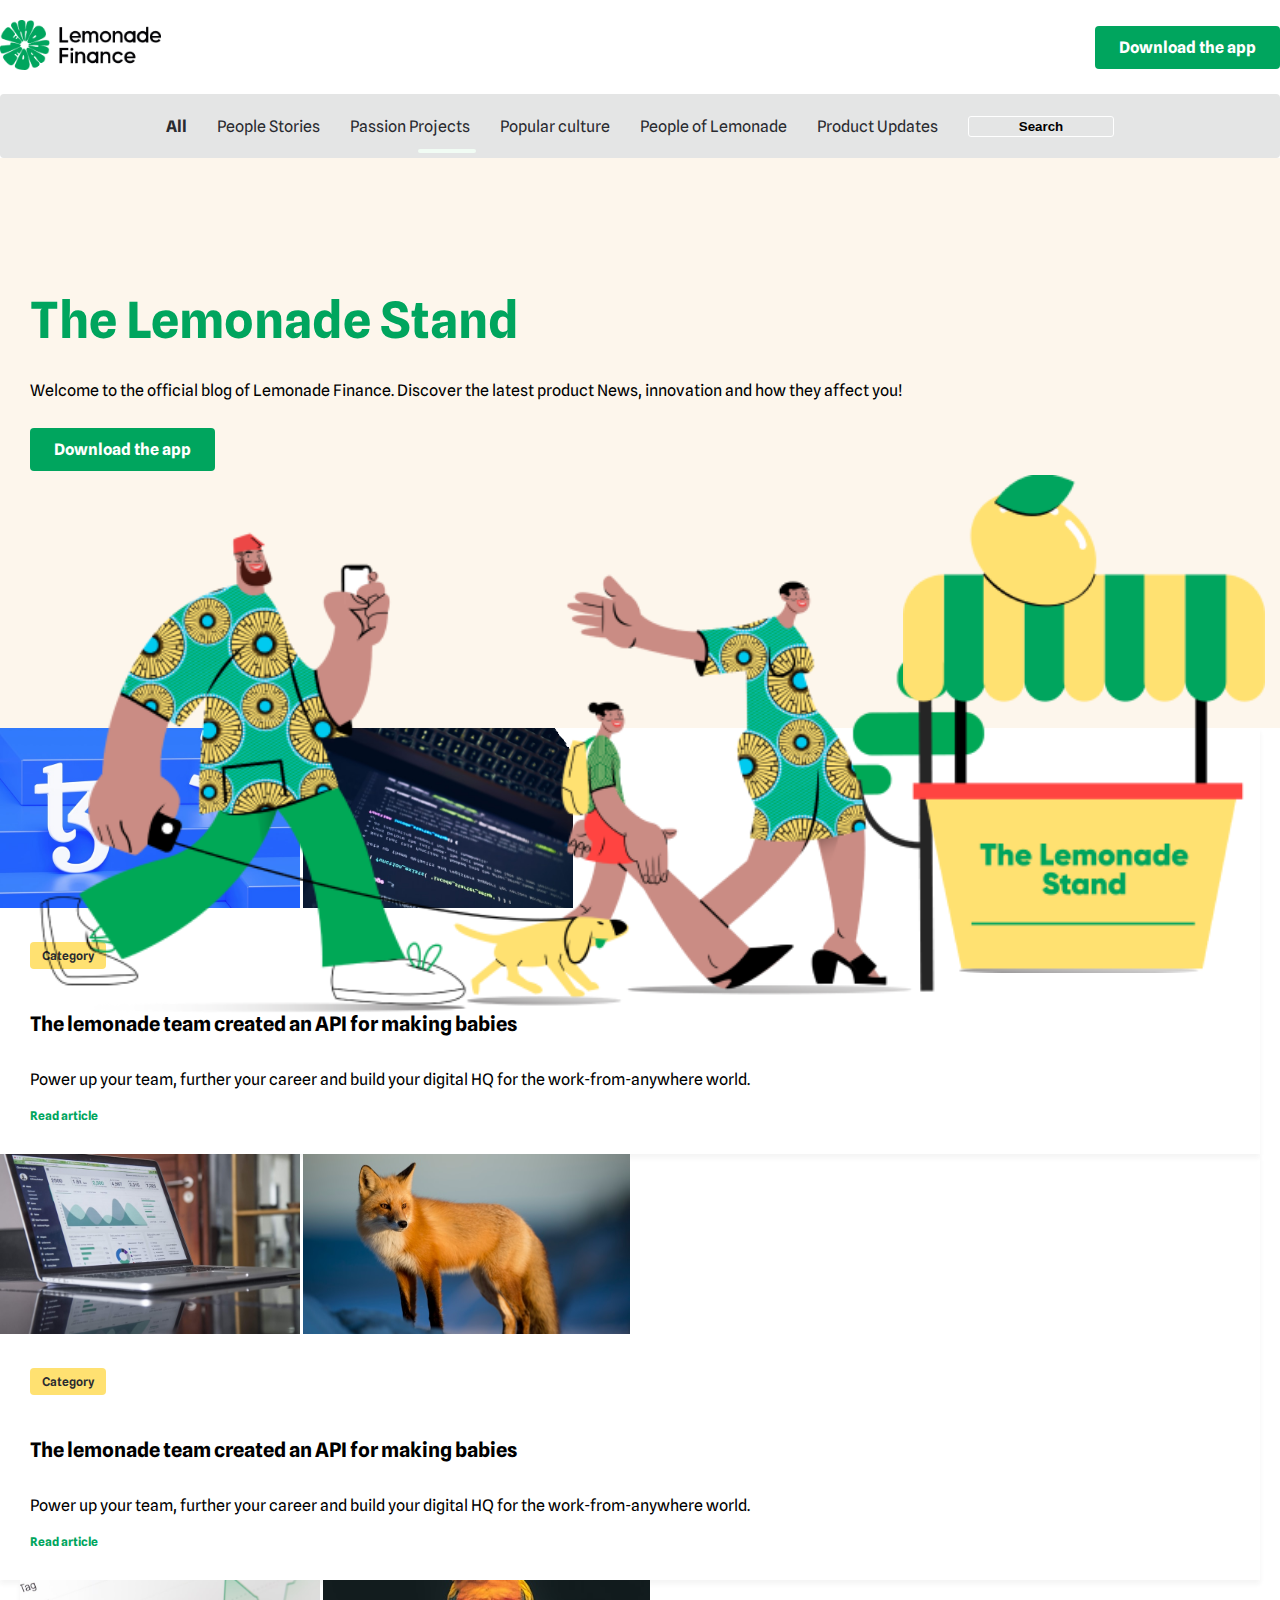
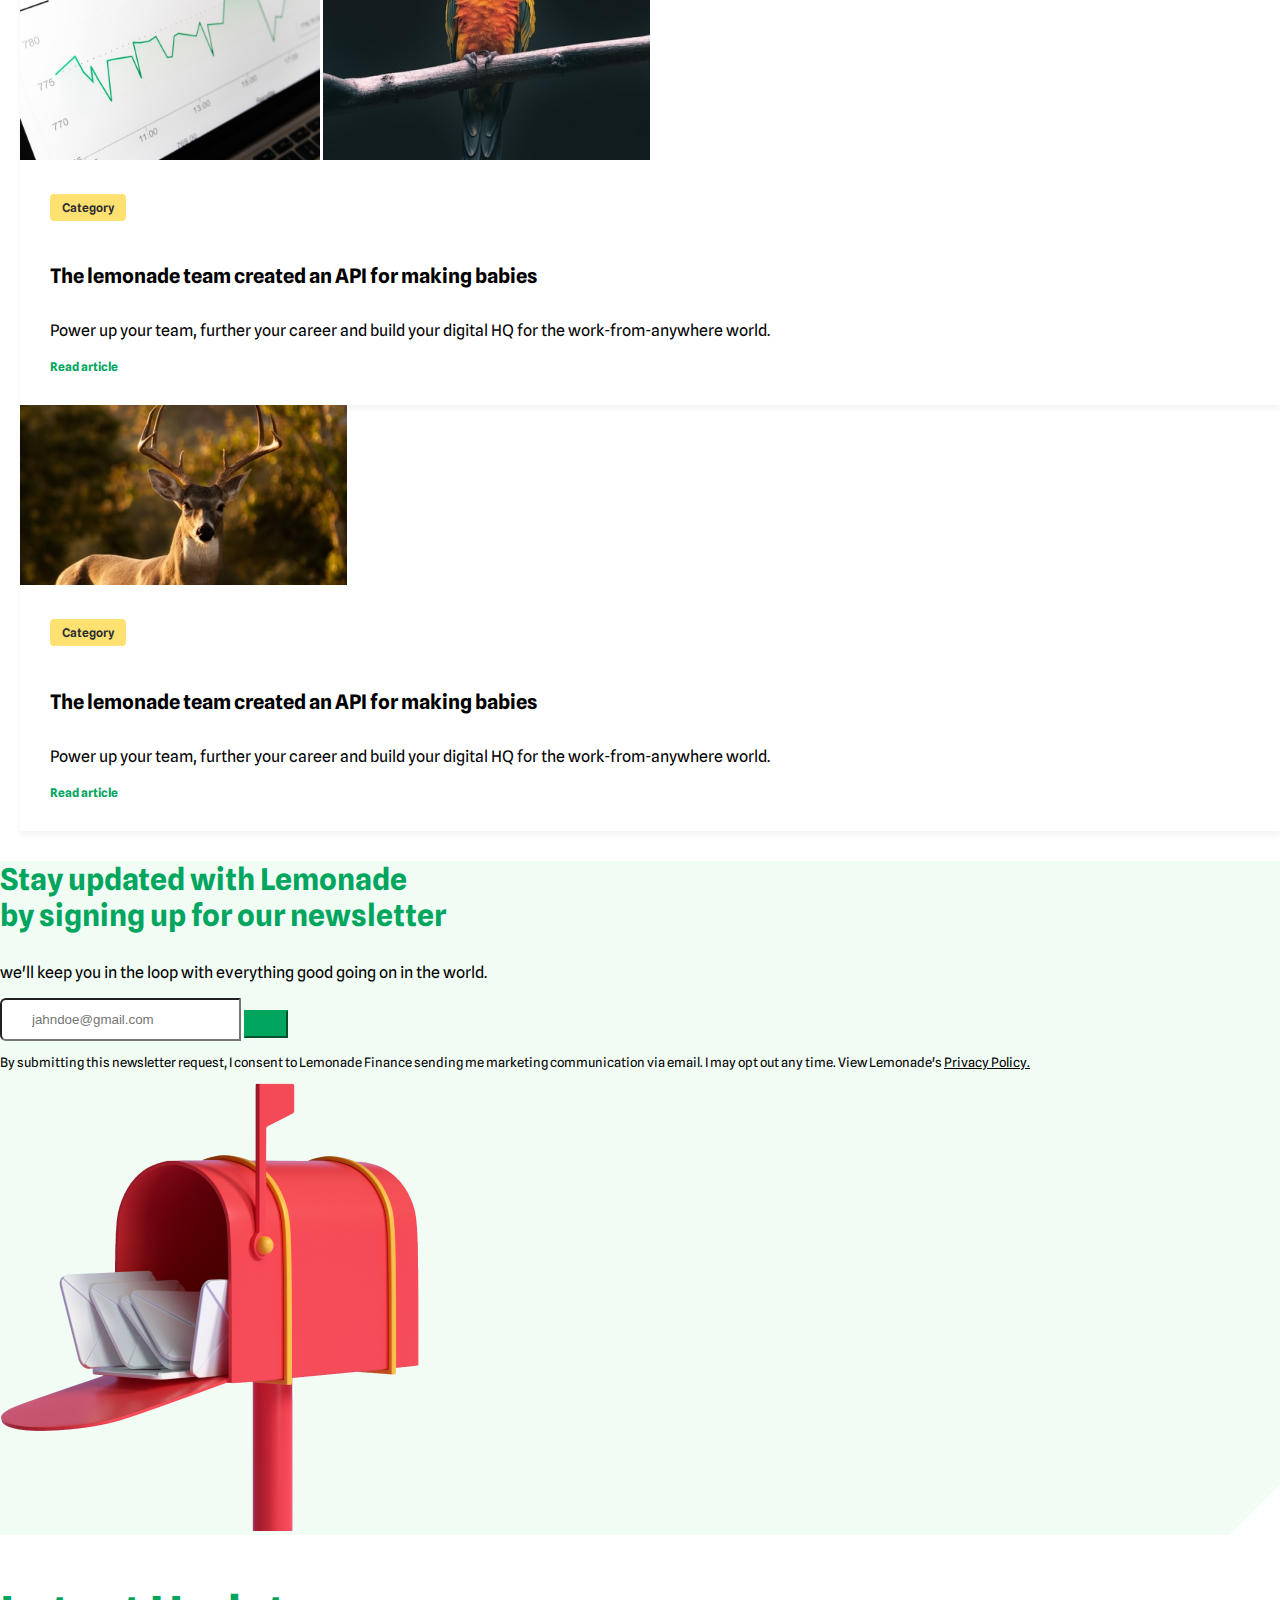
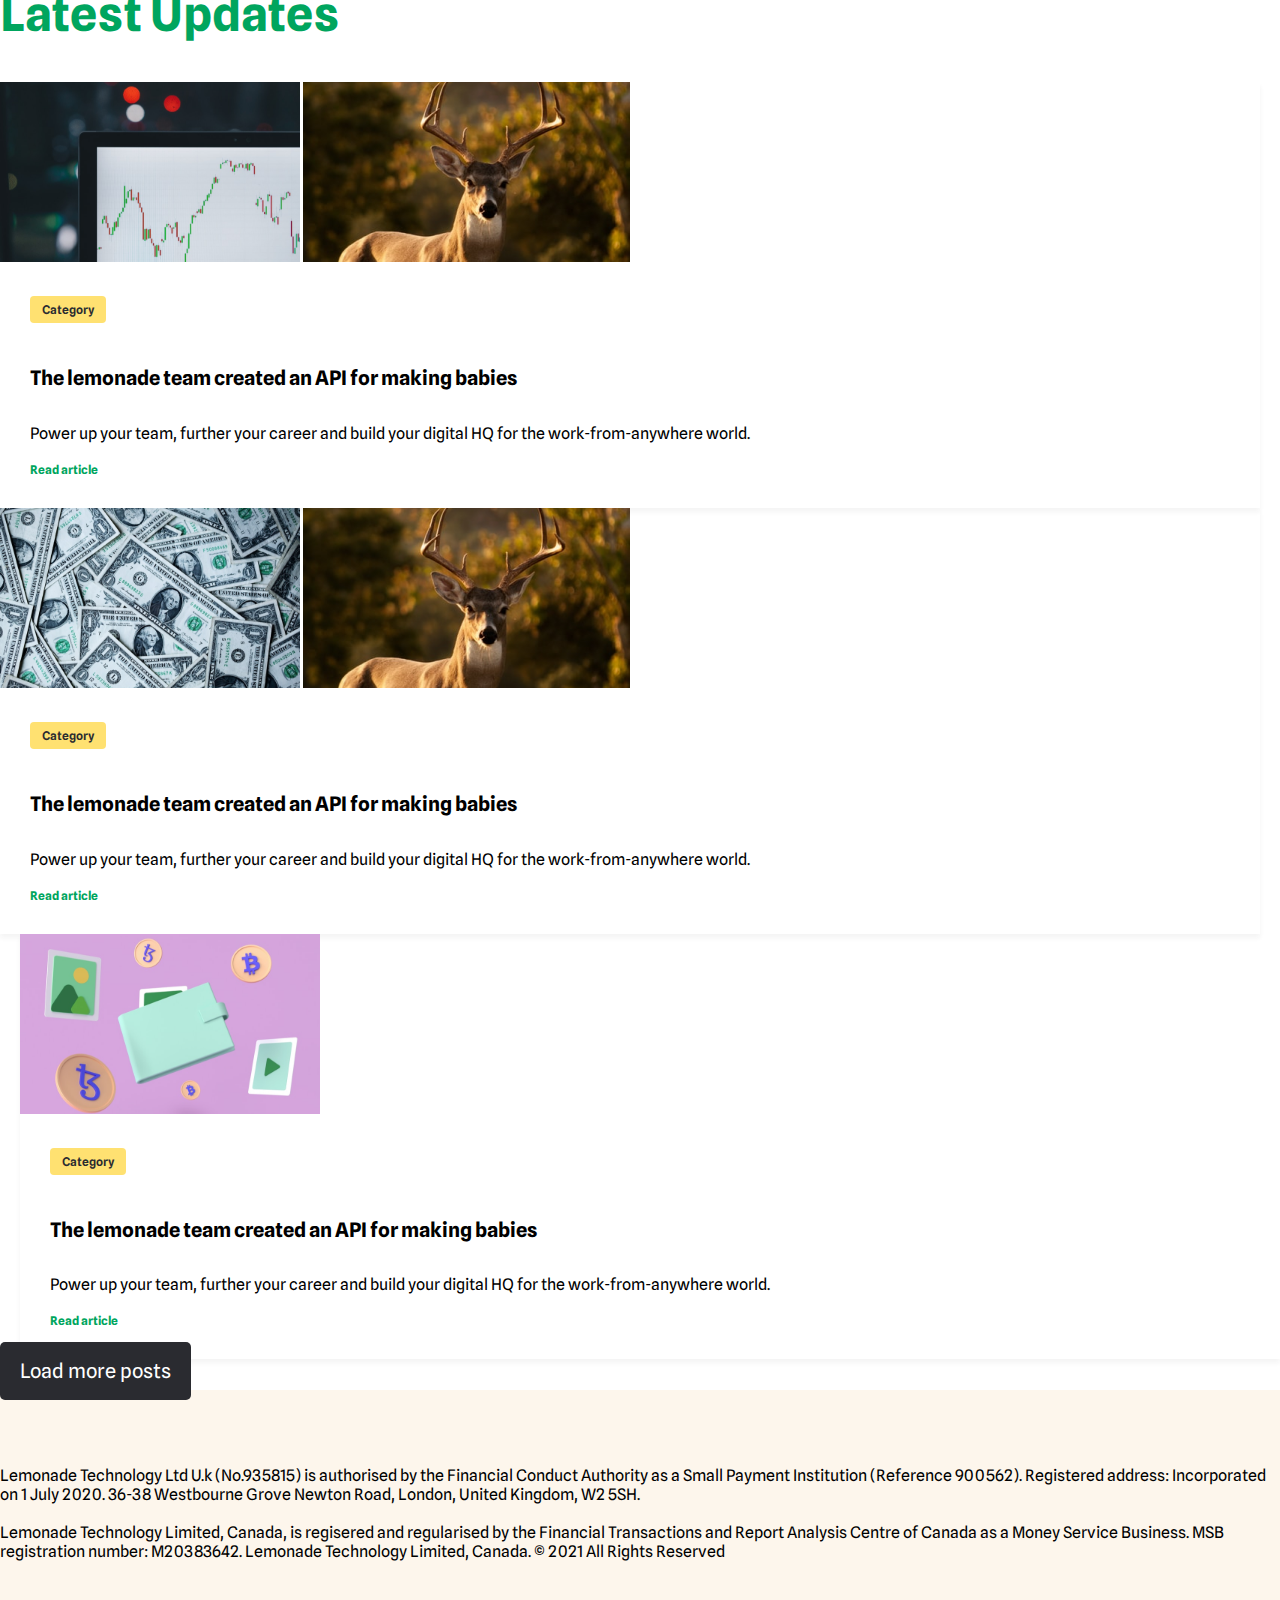
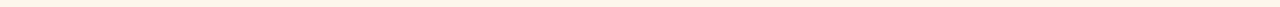
<file: index.html>
<!DOCTYPE html>
<html lang="en">
<head>
    <meta charset="UTF-8">
    <meta http-equiv="X-UA-Compatible" content="IE=edge">
    <meta name="viewport" content="width=device-width, initial-scale=1.0">
    
    <!--Bootstrap CSS CDN-->
    <link href="https://cdn.jsdelivr.net/npm/bootstrap@5.0.2/dist/css/bootstrap.min.css" rel="stylesheet" integrity="sha384-EVSTQN3/azprG1Anm3QDgpJLIm9Nao0Yz1ztcQTwFspd3yD65VohhpuuCOmLASjC" crossorigin="anonymous">
    <!--Bootstrap Icon CDN-->
    <link rel="stylesheet" href="https://cdn.jsdelivr.net/npm/bootstrap-icons@1.3.0/font/bootstrap-icons.css">
    <!--Fontawsome CSS CDN-->
    <link rel="stylesheet" href="https://pro.fontawesome.com/releases/v5.10.0/css/all.css" integrity="sha384-AYmEC3Yw5cVb3ZcuHtOA93w35dYTsvhLPVnYs9eStHfGJvOvKxVfELGroGkvsg+p" crossorigin="anonymous"/>
    <link rel="image/png" href="images/logo.PNG">
    <!--Google font CDN    // Spline Sans-->
    <link rel="preconnect" href="https://fonts.googleapis.com">
    <link rel="preconnect" href="https://fonts.gstatic.com" crossorigin>
    <link href="https://fonts.googleapis.com/css2?family=Lato:ital@1&family=Spline+Sans:wght@300;400;500;600;700&display=swap" rel="stylesheet">
    <!--Custom CSS-->
    <link rel="stylesheet" href="style.css">
    <title>Lemonade</title>
</head>
<body>
<!--top bar-->
<section id="top-bar" class="">
    <div class="container">
        <div class="flex">
            <div class="flex">
                <a href="index.html">
                    <img src="./images/Logo.png" class="logo" alt="logo">
                </a>
               
            </div>
            <a href="" class="download-app-link">Download the app</a>
        </div>
    </div>
</section>


<div id="overlay-background" style="display: none;">
    <div class="overlay">
        <button class="close-btn" onclick="closeSearch()" title="Cancel">
            <i class="far fa-times-circle"></i>
        </button>
        <form action="">
            <input type="text" name="keywords" placeholder="Search post" title="Enter keywords to search">
        </form>
    </div>
</div>
<!--navbar-->
<div class="container">
    <nav class="navigation">
           <ul  class="flex">
               <li>
                   <a href="index.html" class="active">All</a> 
                </li>
               <li>
                   <a href="peoples-story.html">People Stories</a> 
                </li>
               <li>
                   <a href="passion-projects.html">Passion Projects</a> 
                   <span class="light-underline d-md-none">
                       <span></span>
                   </span>
                </li>
               <li class="d-none d-md-block">
                   <a href="popular-culture.html">Popular culture</a>
                 </li>
               <li class="d-none d-md-block">
                   <a href="people-of-lemonade.html">People of Lemonade</a>
                 </li>
               <li class="d-none d-lg-block">
                   <a href="product-updates.html">Product Updates</a>
                 </li>
               <li class="d-none d-lg-block">
                   <button  onclick="openSearch()">
                    <i class="fa fa-search" aria-hidden="true"></i>
                    <span>Search</span>
                   </button>
               </li>
           </ul>
    </nav>
</div>


<!--banner-->
<section id="banner">
    <div class="container">
        <div class="row">
            <div class="col-md-4" style="z-index: 4;">
                <h1 class="text-green">The Lemonade Stand</h1>
                <p>
                    Welcome to the official blog of Lemonade Finance. Discover the latest product News, innovation and how they affect you!
                </p>
                <p class="appdown">
                    <a href="" class="download-app-link ">Download the app</a>
                </p>
               
            </div>
            <div class="col-md-8">
                <img src="images/banner-img1.png" class="man-and-family" alt="">
                <img src="images/banner-img2.png" class="lemonade-stand" alt="">
            </div>
        </div>
    </div>
</section>

<!--post-->
<section id="post">
    <div class="container">
        <div class="row my-5">
            <div class="col-md-4">
                <div class="card">
                    <img src="images/money-img.png" class="img-fluid d-none d-md-block">
                    <img src="images/codes-img.png" class="img-fluid d-md-none d-block">
                    <div class="card-body">
                        <span class="cat">
                            Category
                        </span>
                        <h5 class="card-heading">The lemonade team created an  API for making babies</h5>
                        <p>
                            Power up your team, further your career and build your digital HQ for the work-from-anywhere world.
                        </p>
                        <span class="d-block read-more">
                            <a href="" class="text-green">Read article</a>
                        </span>
                    </div>
                   
                </div>
            </div>
            <div class="col-md-4">
                <div class="card mx-2">
                    <img src="images/laptop.png" class="img-fluid d-none d-md-block">
                    <img src="images/wolf.png" class="img-fluid d-md-none d-block">
                    <div class="card-body">
                        <span class="cat">
                            Category
                        </span>
                        <h5 class="card-heading">The lemonade team created an  API for making babies</h5>
                        <p>
                            Power up your team, further your career and build your digital HQ for the work-from-anywhere world.
                        </p>
                        <span class="d-block read-more">
                            <a href="" class="text-green">Read article</a>
                        </span>
                    </div>
                   
                </div>
            </div>
            <div class="col-md-4">
                <div class="card card-right">
                    <img src="images/graph.png" class="img-fluid d-none d-md-block">
                    <img src="images/bird.png" class="img-fluid d-md-none d-block">
                    <div class="card-body ">
                        <span class="cat">
                            Category
                        </span>
                        <h5 class="card-heading">The lemonade team created an  API for making babies</h5>
                        <p>
                            Power up your team, further your career and build your digital HQ for the work-from-anywhere world.
                        </p>
                        <span class="d-block read-more">
                            <a href="" class="text-green">Read article</a>
                        </span>
                    </div>
                   
                </div>
            </div>
            <div class="col-md-4 d-md-none d-block">
                <div class="card card-right last-card">
                    <img src="images/animal.png" class="img-fluid">
                    <div class="card-body ">
                        <span class="cat">
                            Category
                        </span>
                        <h5 class="card-heading">The lemonade team created an  API for making babies</h5>
                        <p>
                            Power up your team, further your career and build your digital HQ for the work-from-anywhere world.
                        </p>
                        <span class="d-block read-more">
                            <a href="" class="text-green">Read article</a>
                        </span>
                    </div>
                   
                </div>
            </div>

        </div>
    </div>
</section>

<!--newsletter -->
<section id="newsletter">
    <div class="container">
        <div class="row chamfer">
            <div class="col-sm-1"></div>
            <div class="col-sm-10">
                <div class="row pt-5">
                    <div class="col-lg-6">
                        <h3 class="text-green newsletter-heading">
                            Stay updated with Lemonade 
                            <br> 
                            by signing up for our newsletter
                        </h3>
                        <p>
                            we'll keep you in the loop with everything good going on in the world.
                        </p>
                        <form>
                            <div class="input-group mb-3">
                                <input type="text" class="form-control" placeholder="jahndoe@gmail.com" aria-label="Recipient's email" aria-describedby="button-addon2">
                                <button class="btn bg-green text-light" type="button" id="button-addon2">
                                    <i class="fa fa-long-arrow-right" aria-hidden="true"></i>
                                </button>
                              </div>
                        </form>
                        <p class="consent-msg">
                            By submitting this newsletter request, I consent to Lemonade Finance sending me marketing communication via email. 
                            I may opt out any time. View Lemonade's <a href="" class="privacy-link">Privacy Policy.</a>
                        </p>
                    </div>
                    <div class="col-lg-6  d-none d-lg-block">
                        <span class="d-block mx-5">
                            <img src="images/newsletter 1.png" class="img-fluid " alt="newsletter">
                        </span>
                        
                    </div>
                </div>
            </div>
            <div class="col-sm-1"></div>
        </div>
    </div>
</section>

<!--Latest Updates-->
<section id="latest-update">
    <div class="container">
        <div class="row my-3 pt-3">
            <div class="col-12">
                <h2 class="text-green heading">Latest Updates</h2>
            </div>
        </div>
        <div class="row">
            <div class="col-md-4">
                <div class="card">
                    <img src="images/graph2.png" class="img-fluid d-none d-md-block">
                    <img src="images/animal.png" class="img-fluid d-md-none d-block">
                    <div class="card-body">
                        <span class="cat">
                            Category
                        </span>
                        <h5 class="card-heading">The lemonade team created an  API for making babies</h5>
                        <p>
                            Power up your team, further your career and build your digital HQ for the work-from-anywhere world.
                        </p>
                        <span class="d-block read-more">
                            <a href="" class="text-green">Read article</a>
                        </span>
                    </div>
                   
                </div>
            </div>
            <div class="col-md-4">
                <div class="card mx-2">
                    <img src="images/dollars.png" class="img-fluid d-none d-md-block">
                    <img src="images/animal.png" class="img-fluid d-md-none d-block">
                    <div class="card-body">
                        <span class="cat">
                            Category
                        </span>
                        <h5 class="card-heading">The lemonade team created an  API for making babies</h5>
                        <p>
                            Power up your team, further your career and build your digital HQ for the work-from-anywhere world.
                        </p>
                        <span class="d-block read-more">
                            <a href="" class="text-green">Read article</a>
                        </span>
                    </div>
                   
                </div>
            </div>
            <div class="col-md-4 d-none d-md-block">
                <div class="card card-right last-card">
                    <img src="images/bitcoin-and-wallet.png" class="img-fluid">
                    <div class="card-body ">
                        <span class="cat">
                            Category
                        </span>
                        <h5 class="card-heading">The lemonade team created an  API for making babies</h5>
                        <p>
                            Power up your team, further your career and build your digital HQ for the work-from-anywhere world.
                        </p>
                        <span class="d-block read-more">
                            <a href="" class="text-green">Read article</a>
                        </span>
                    </div>
                   
                </div>
            </div>
        </div>
        <div class="row">
            <div class="col-12 py-5 my-3 load-post text-center">
                <a href="article.html">
                    Load more posts 
                </a>
            </div>
        </div>
    </div>
</section>

<!--Footer-->
<div class="footer">
    <div class="container">
        <div class="row">
            <div class="col-12">
                <p>
                    Lemonade Technology Ltd U.k (No.935815) is authorised by the Financial Conduct Authority as a Small Payment Institution (Reference 900562).
                     Registered address: Incorporated on 1 July 2020. 36-38 Westbourne Grove Newton Road, London, United Kingdom, W2 5SH.
                     <br>
                     <br>
                     Lemonade Technology Limited, Canada, is regisered and regularised by the Financial Transactions and Report Analysis Centre of Canada
                     as a Money Service Business. MSB registration number: M20383642. Lemonade Technology Limited, Canada. &copy; 2021 All Rights Reserved
                </p>
            </div>
        </div>

    </div>
</div>




<script>
    function openSearch(){
    let search = document.getElementById("overlay-background");
        search.style.display = "block";
}
function closeSearch(){
    let search = document.getElementById("overlay-background");
    search.style.display = "none";
}
</script>


    <!--Bootstrap JS CDN-->
    <script src="https://cdn.jsdelivr.net/npm/bootstrap@5.0.2/dist/js/bootstrap.bundle.min.js" integrity="sha384-MrcW6ZMFYlzcLA8Nl+NtUVF0sA7MsXsP1UyJoMp4YLEuNSfAP+JcXn/tWtIaxVXM" crossorigin="anonymous"></script>

</body>
</html>
</file>
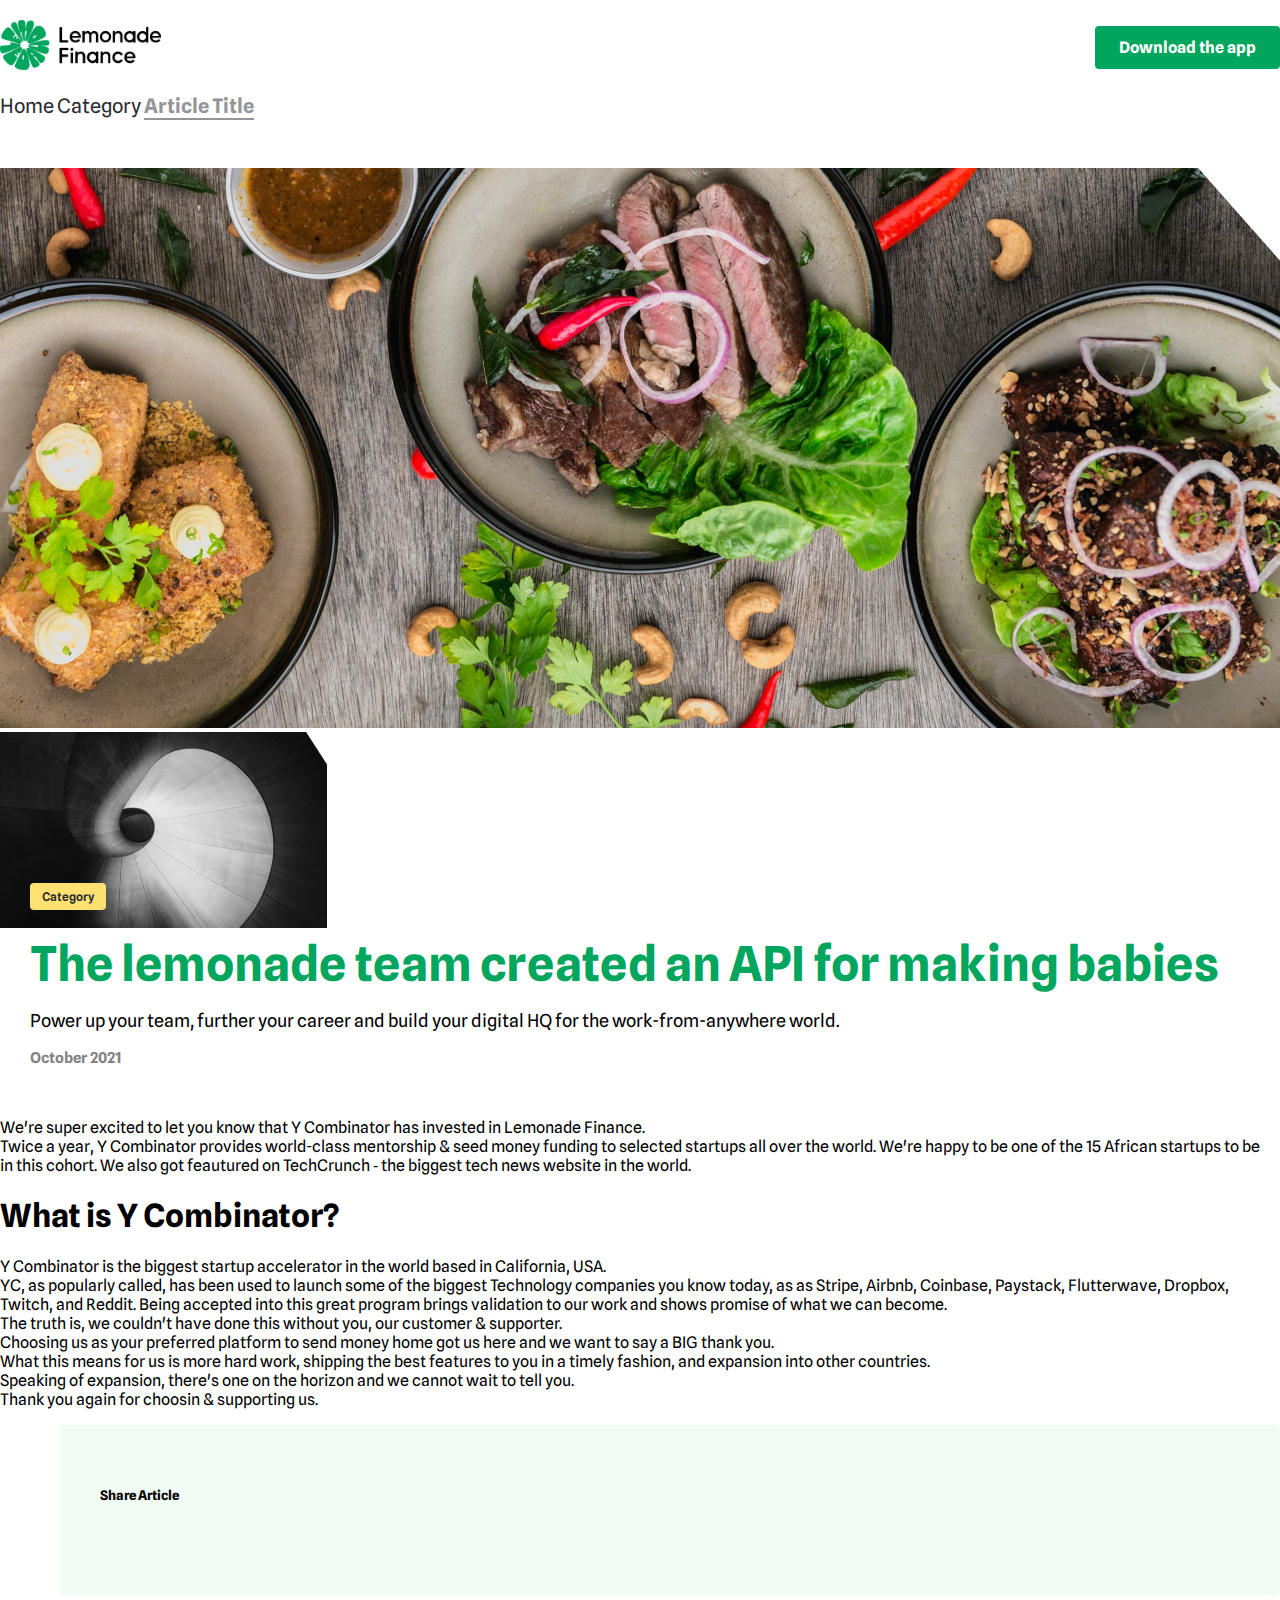
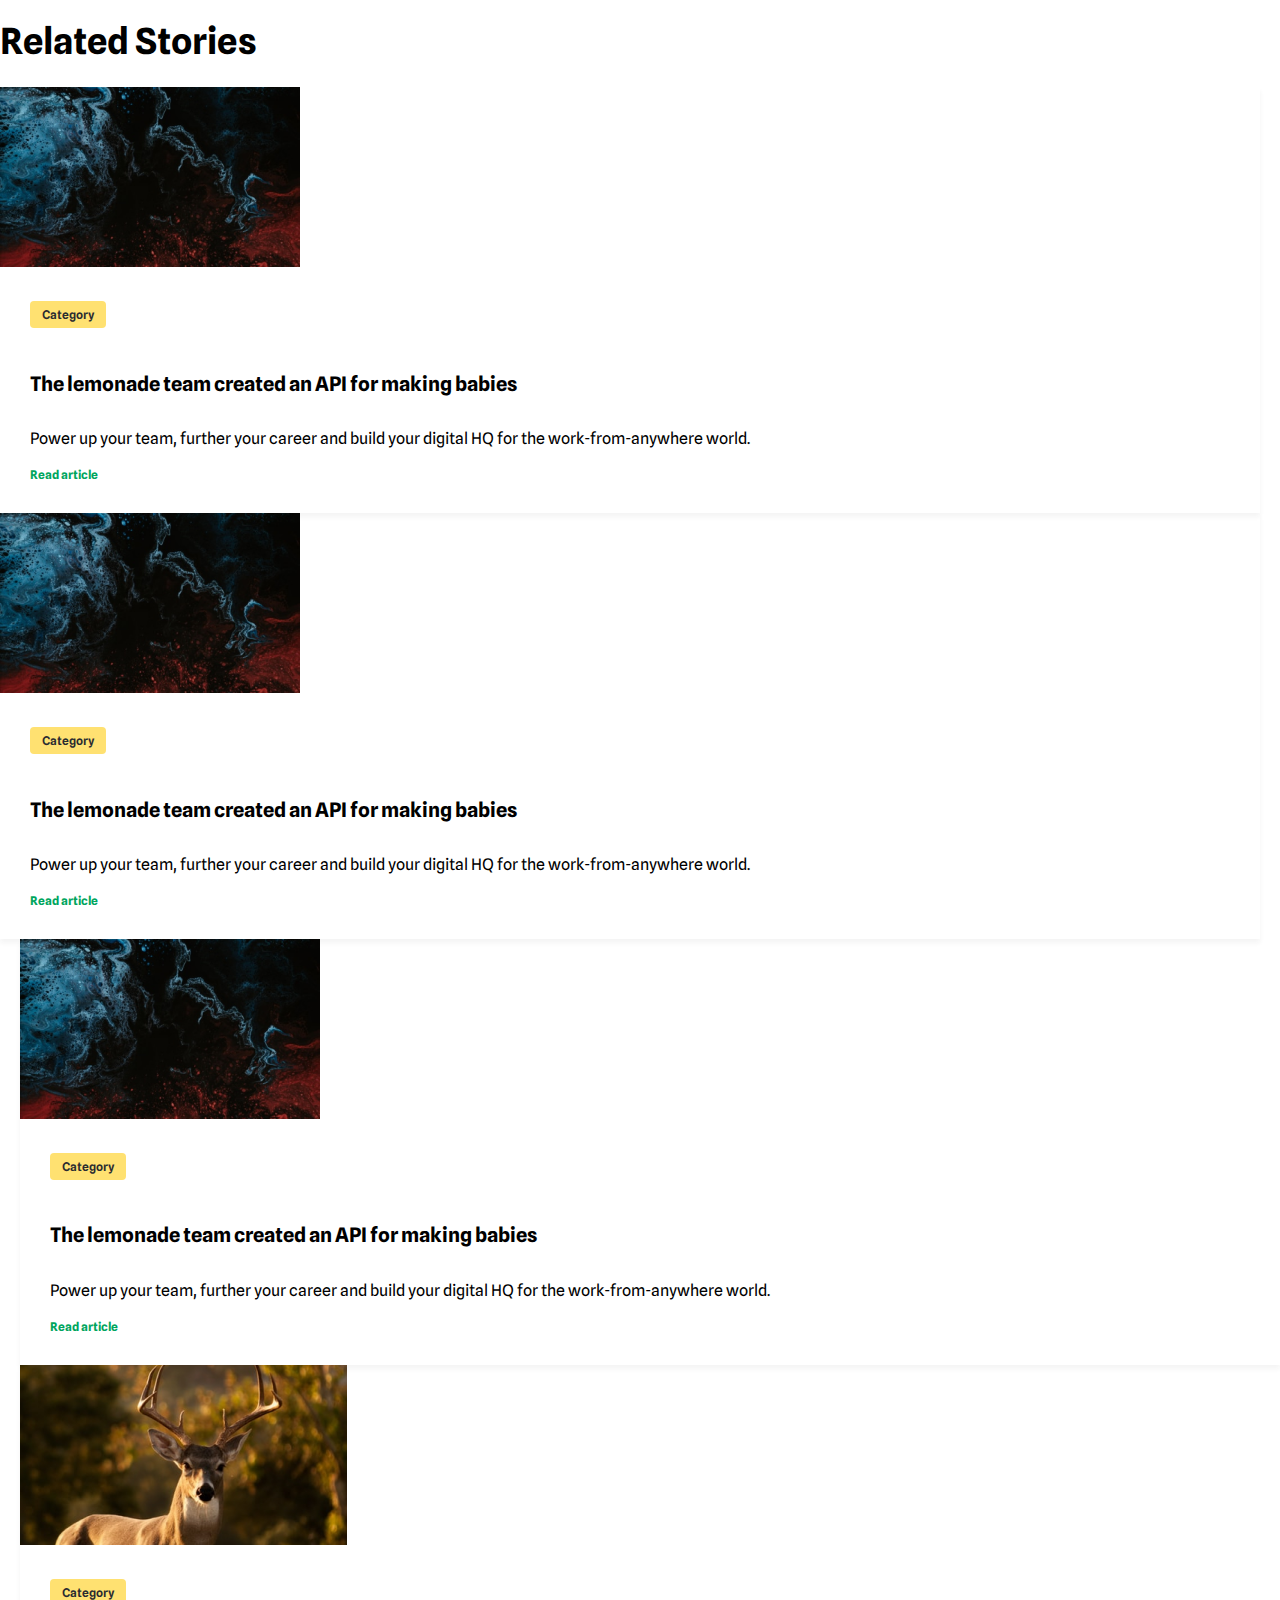
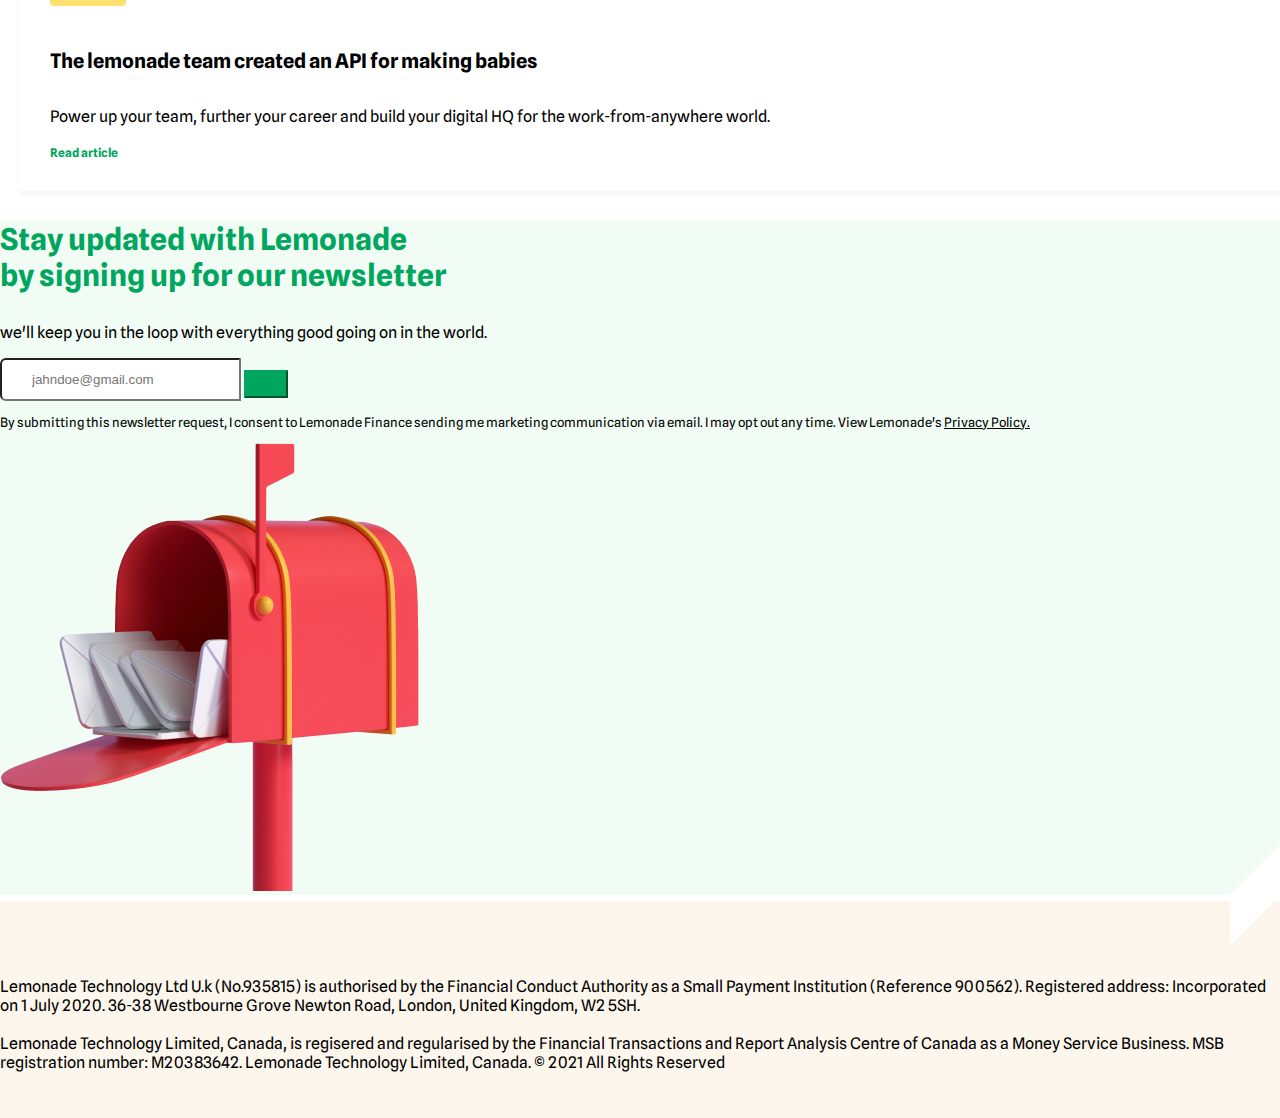
<file: article.html>
<!DOCTYPE html>
<html lang="en">
<head>
    <meta charset="UTF-8">
    <meta http-equiv="X-UA-Compatible" content="IE=edge">
    <meta name="viewport" content="width=device-width, initial-scale=1.0">
    
    <!--Bootstrap CSS CDN-->
    <link href="https://cdn.jsdelivr.net/npm/bootstrap@5.0.2/dist/css/bootstrap.min.css" rel="stylesheet" integrity="sha384-EVSTQN3/azprG1Anm3QDgpJLIm9Nao0Yz1ztcQTwFspd3yD65VohhpuuCOmLASjC" crossorigin="anonymous">
    <!--Bootstrap Icon CDN-->
    <link rel="stylesheet" href="https://cdn.jsdelivr.net/npm/bootstrap-icons@1.3.0/font/bootstrap-icons.css">
    <!--Fontawsome CSS CDN-->
    <link rel="stylesheet" href="https://pro.fontawesome.com/releases/v5.10.0/css/all.css" integrity="sha384-AYmEC3Yw5cVb3ZcuHtOA93w35dYTsvhLPVnYs9eStHfGJvOvKxVfELGroGkvsg+p" crossorigin="anonymous"/>
    <link rel="image/png" href="images/logo.PNG">
    <!--Google font CDN    // Spline Sans-->
    <link rel="preconnect" href="https://fonts.googleapis.com">
    <link rel="preconnect" href="https://fonts.gstatic.com" crossorigin>
    <link href="https://fonts.googleapis.com/css2?family=Lato:ital@1&family=Spline+Sans:wght@300;400;500;600;700&display=swap" rel="stylesheet">
    <!--Custom CSS-->
    <link rel="stylesheet" href="style.css"> 
    <title>Lemonade Blog</title>
</head>
<body>
<!--top bar-->
<section id="top-bar" class="mb-5 pb-3">
    <div class="container">
        <div class="flex">
            <div class="flex">
                <a href="index.html">
                    <img src="./images/Logo.png" class="logo" alt="logo">
                </a>
               
            </div>
            <a href="" class="download-app-link">Download the app</a>
        </div>
    </div>
</section>

<section>
    <div class="container">
        <div class="article-road-map">
            <a href="index.html">Home</a> 
            <i class="fa fa-chevron-right mx-2" aria-hidden="true"></i>
            <a href="">Category</a> 
            <i class="fa fa-chevron-right mx-2" aria-hidden="true"></i>
            <span class="article-title">Article Title</span> 
        </div>
    </div>
</section>

   
<section id="article-showcase">
    <div class="container">
        <div class="row">
            <div class="col">
                <img src="images/article-1.png" class="img-fluid d-none d-md-block">
                <img src="images/article2.png" class="img-fluid d-md-none d-block w-100">
            </div>
        </div>

        <div class="row article-showcase">
            <div class="col-md-9 art-card">
                <div class="card">
                    <div class="card-body">
                        <div class="cat">
                            Category
                        </div>
                        <h5 class="md-card-heading text-green">The lemonade team created an  API for making babies</h5>
                        <p class="p1 d-none d-md-block">
                            Power up your team, further your career and build your digital HQ for the work-from-anywhere world.
                        </p>
                        <small class="date">October 2021 </small>
                    </div>
                </div>
            </div>
            <div class="col-md-3">
            </div>
        </div>
    </div>
</section>

<section id="ycomb">
    <div class="container">
        <div class="row">
            <div class="col-md-9 ycombinator">
                <p>
                    We're super excited to let you know that Y Combinator has invested in Lemonade Finance. 
                    <br>
                    Twice a year, Y Combinator provides world-class mentorship & seed money funding to selected 
                    startups all over the world. We're happy to be one of the 15 African startups to be 
                    in this cohort. We also got feautured on TechCrunch &hyphen; the biggest tech news website
                    in the world.
                </p>
                <h1 class="my-5" style="font-weight: 700;">
                    What is Y Combinator?
                </h1>
                <p>
                    Y Combinator is the biggest startup accelerator in the world based in California, USA.
                    <br>
                    YC, as popularly called, has been used to launch some of the biggest Technology
                    companies you know today, as as Stripe, Airbnb, Coinbase, Paystack, Flutterwave,
                    Dropbox, Twitch, and Reddit. Being accepted into this great program brings validation
                    to our work and shows promise of what we can become.
                    <br>
                    The truth is, we couldn't have done this without you, our customer & supporter.
                    <br>
                    Choosing us as your preferred platform to send money home got us here and we want
                    to say a BIG thank you.
                    <br>
                    What this means for us is more hard work, shipping the best features to you in a 
                    timely fashion, and expansion into other countries.
                    <br>
                    Speaking of expansion, there's one on the horizon and we cannot wait to tell you.
                    <br>
                    Thank you again for choosin & supporting us.
                </p>
            </div>
            <div class="col-md-3 text-start share-article" >
                <div class=" card-social">
                    <h5>Share Article</h5>
                    <div class="social-icons">
                         <a href=""><i class="fab fa-facebook-square"></i></a>
                         <a href=""><i class="fab fa-twitter-square"></i></a>
                         <a href=""><i class="fab fa-linkedin"></i></a>
                    </div>
                </div>
            </div>
        </div>
    </div>
</section>


<!--Related Stories-->
<section id="related stories">
    <div class="container">
        <div class="row mt-5 pt-4">
            <div class="col-12">
                <h1 style="font-weight: 700; font-size: 36px;">
                    Related Stories
                </h1>
            </div>
        </div>
        <div class="row mb-5 mt-3">
            <div class="col-md-4 d-none d-md-block">
                <div class="card">
                    <img src="images/product-update.png" class="img-fluid ">
                    <div class="card-body">
                        <span class="cat">
                            Category
                        </span>
                        <h5 class="card-heading">The lemonade team created an  API for making babies</h5>
                        <p>
                            Power up your team, further your career and build your digital HQ for the work-from-anywhere world.
                        </p>
                        <span class="d-block read-more">
                            <a href="" class="text-green">Read article</a>
                        </span>
                    </div>
                   
                </div>
            </div>
            <div class="col-md-4 d-none d-md-block">
                <div class="card mx-2">
                    <img src="images/product-update.png" class="img-fluid ">
                    <div class="card-body">
                        <span class="cat">
                            Category
                        </span>
                        <h5 class="card-heading">The lemonade team created an  API for making babies</h5>
                        <p>
                            Power up your team, further your career and build your digital HQ for the work-from-anywhere world.
                        </p>
                        <span class="d-block read-more">
                            <a href="" class="text-green">Read article</a>
                        </span>
                    </div>
                   
                </div>
            </div>
            <div class="col-md-4 d-none d-md-block">
                <div class="card card-right">
                    <img src="images/product-update.png" class="img-fluid ">
                    <div class="card-body ">
                        <span class="cat">
                            Category
                        </span>
                        <h5 class="card-heading">The lemonade team created an  API for making babies</h5>
                        <p>
                            Power up your team, further your career and build your digital HQ for the work-from-anywhere world.
                        </p>
                        <span class="d-block read-more">
                            <a href="" class="text-green">Read article</a>
                        </span>
                    </div>
                   
                </div>
            </div>
            <div class="col-md-4 d-md-none d-block">
                <div class="card card-right last-card">
                    <img src="images/animal.png" class="img-fluid">
                    <div class="card-body ">
                        <span class="cat">
                            Category
                        </span>
                        <h5 class="card-heading">The lemonade team created an  API for making babies</h5>
                        <p>
                            Power up your team, further your career and build your digital HQ for the work-from-anywhere world.
                        </p>
                        <span class="d-block read-more">
                            <a href="" class="text-green">Read article</a>
                        </span>
                    </div>
                   
                </div>
            </div>

        </div>
    </div>
</section>

<!--newsletter -->
<section id="newsletter">
    <div class="container">
        <div class="row chamfer mb-5">
            <div class="col-sm-1"></div>
            <div class="col-sm-10">
                <div class="row pt-5">
                    <div class="col-lg-6">
                        <h3 class="text-green newsletter-heading">
                            Stay updated with Lemonade 
                            <br> 
                            by signing up for our newsletter
                        </h3>
                        <p>
                            we'll keep you in the loop with everything good going on in the world.
                        </p>
                        <form>
                            <div class="input-group mb-3">
                                <input type="text" class="form-control" placeholder="jahndoe@gmail.com" aria-label="Recipient's email" aria-describedby="button-addon2">
                                <button class="btn bg-green text-light" type="button" id="button-addon2">
                                    <i class="fa fa-long-arrow-right" aria-hidden="true"></i>
                                </button>
                              </div>
                        </form>
                        <p class="consent-msg">
                            By submitting this newsletter request, I consent to Lemonade Finance sending me marketing communication via email. 
                            I may opt out any time. View Lemonade's <a href="" class="privacy-link">Privacy Policy.</a>
                        </p>
                    </div>
                    <div class="col-lg-6  d-none d-lg-block">
                        <span class="d-block mx-5">
                            <img src="images/newsletter 1.png" class="img-fluid " alt="newsletter">
                        </span>
                        
                    </div>
                </div>
            </div>
            <div class="col-sm-1"></div>
        </div>
    </div>
</section>

<!--Footer-->
<div class="footer">
    <div class="container">
        <div class="row">
            <div class="col-12">
                <p>
                    Lemonade Technology Ltd U.k (No.935815) is authorised by the Financial Conduct Authority as a Small Payment Institution (Reference 900562).
                     Registered address: Incorporated on 1 July 2020. 36-38 Westbourne Grove Newton Road, London, United Kingdom, W2 5SH.
                     <br>
                     <br>
                     Lemonade Technology Limited, Canada, is regisered and regularised by the Financial Transactions and Report Analysis Centre of Canada
                     as a Money Service Business. MSB registration number: M20383642. Lemonade Technology Limited, Canada. &copy; 2021 All Rights Reserved
                </p>
            </div>
        </div>

    </div>
</div>











    <!--Bootstrap JS CDN-->
    <script src="https://cdn.jsdelivr.net/npm/bootstrap@5.0.2/dist/js/bootstrap.bundle.min.js" integrity="sha384-MrcW6ZMFYlzcLA8Nl+NtUVF0sA7MsXsP1UyJoMp4YLEuNSfAP+JcXn/tWtIaxVXM" crossorigin="anonymous"></script>
    
</body>
</html>
</file>
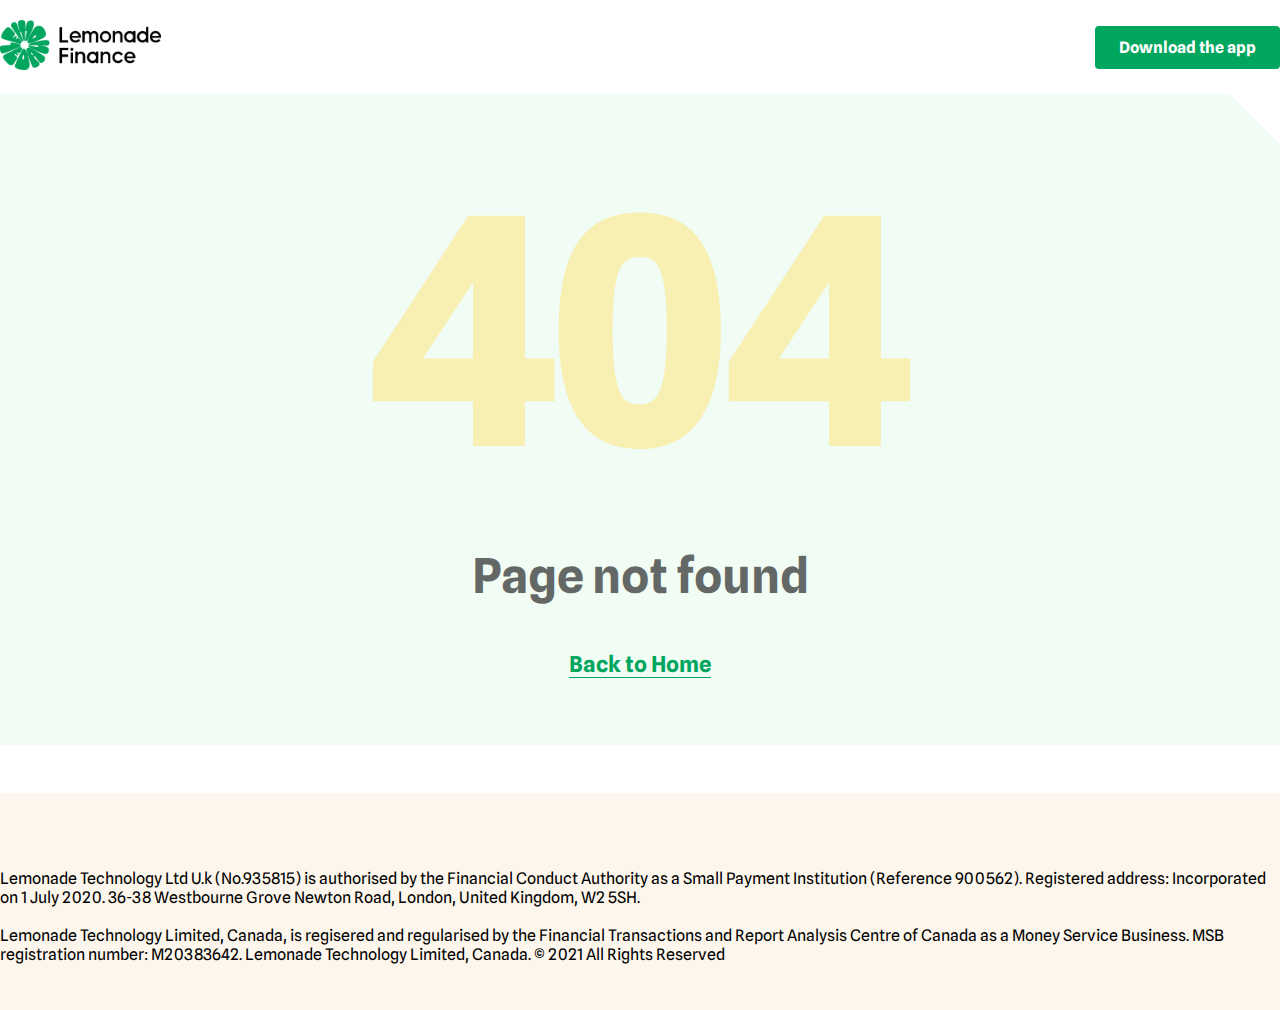
<file: error404.html>
<!DOCTYPE html>
<html lang="en">
<head>
    <meta charset="UTF-8">
    <meta http-equiv="X-UA-Compatible" content="IE=edge">
    <meta name="viewport" content="width=device-width, initial-scale=1.0">
    
    <!--Bootstrap CSS CDN-->
    <link href="https://cdn.jsdelivr.net/npm/bootstrap@5.0.2/dist/css/bootstrap.min.css" rel="stylesheet" integrity="sha384-EVSTQN3/azprG1Anm3QDgpJLIm9Nao0Yz1ztcQTwFspd3yD65VohhpuuCOmLASjC" crossorigin="anonymous">
    <!--Bootstrap Icon CDN-->
    <link rel="stylesheet" href="https://cdn.jsdelivr.net/npm/bootstrap-icons@1.3.0/font/bootstrap-icons.css">
    <!--Fontawsome CSS CDN-->
    <link rel="stylesheet" href="https://pro.fontawesome.com/releases/v5.10.0/css/all.css" integrity="sha384-AYmEC3Yw5cVb3ZcuHtOA93w35dYTsvhLPVnYs9eStHfGJvOvKxVfELGroGkvsg+p" crossorigin="anonymous"/>
    <link rel="image/png" href="images/logo.PNG">
    <!--Google font CDN    // Spline Sans-->
    <link rel="preconnect" href="https://fonts.googleapis.com">
    <link rel="preconnect" href="https://fonts.gstatic.com" crossorigin>
    <link href="https://fonts.googleapis.com/css2?family=Lato:ital@1&family=Spline+Sans:wght@300;400;500;600;700&display=swap" rel="stylesheet">
    <!--Custom CSS-->
    <link rel="stylesheet" href="style.css">
    <title>Error</title>
</head>
<body>
<!--top bar-->
<section id="top-bar" class="mb-5 pb-3">
    <div class="container">
        <div class="flex">
            <div class="flex">
                <a href="index.html">
                    <img src="./images/Logo.png" class="logo" alt="logo">
                </a>
               
            </div>
            <a href="" class="download-app-link">Download the app</a>
        </div>
    </div>
</section>

<div class="container">
    <div class="error-page chamfer-rt">
        <div class="err-num">
            404
        </div>
        <h1 class="err-msg">Page not found</h1>
        <a href="index.html" class="redirect">
            Back to Home
        </a>
    </div>
   
</div>






<!--Footer-->
<div class="footer">
    <div class="container">
        <div class="row">
            <div class="col-12">
                <p>
                    Lemonade Technology Ltd U.k (No.935815) is authorised by the Financial Conduct Authority as a Small Payment Institution (Reference 900562).
                     Registered address: Incorporated on 1 July 2020. 36-38 Westbourne Grove Newton Road, London, United Kingdom, W2 5SH.
                     <br>
                     <br>
                     Lemonade Technology Limited, Canada, is regisered and regularised by the Financial Transactions and Report Analysis Centre of Canada
                     as a Money Service Business. MSB registration number: M20383642. Lemonade Technology Limited, Canada. &copy; 2021 All Rights Reserved
                </p>
            </div>
        </div>

    </div>
</div>











    <!--Bootstrap JS CDN-->
    <script src="https://cdn.jsdelivr.net/npm/bootstrap@5.0.2/dist/js/bootstrap.bundle.min.js" integrity="sha384-MrcW6ZMFYlzcLA8Nl+NtUVF0sA7MsXsP1UyJoMp4YLEuNSfAP+JcXn/tWtIaxVXM" crossorigin="anonymous"></script>
    
</body>
</html>
</file>
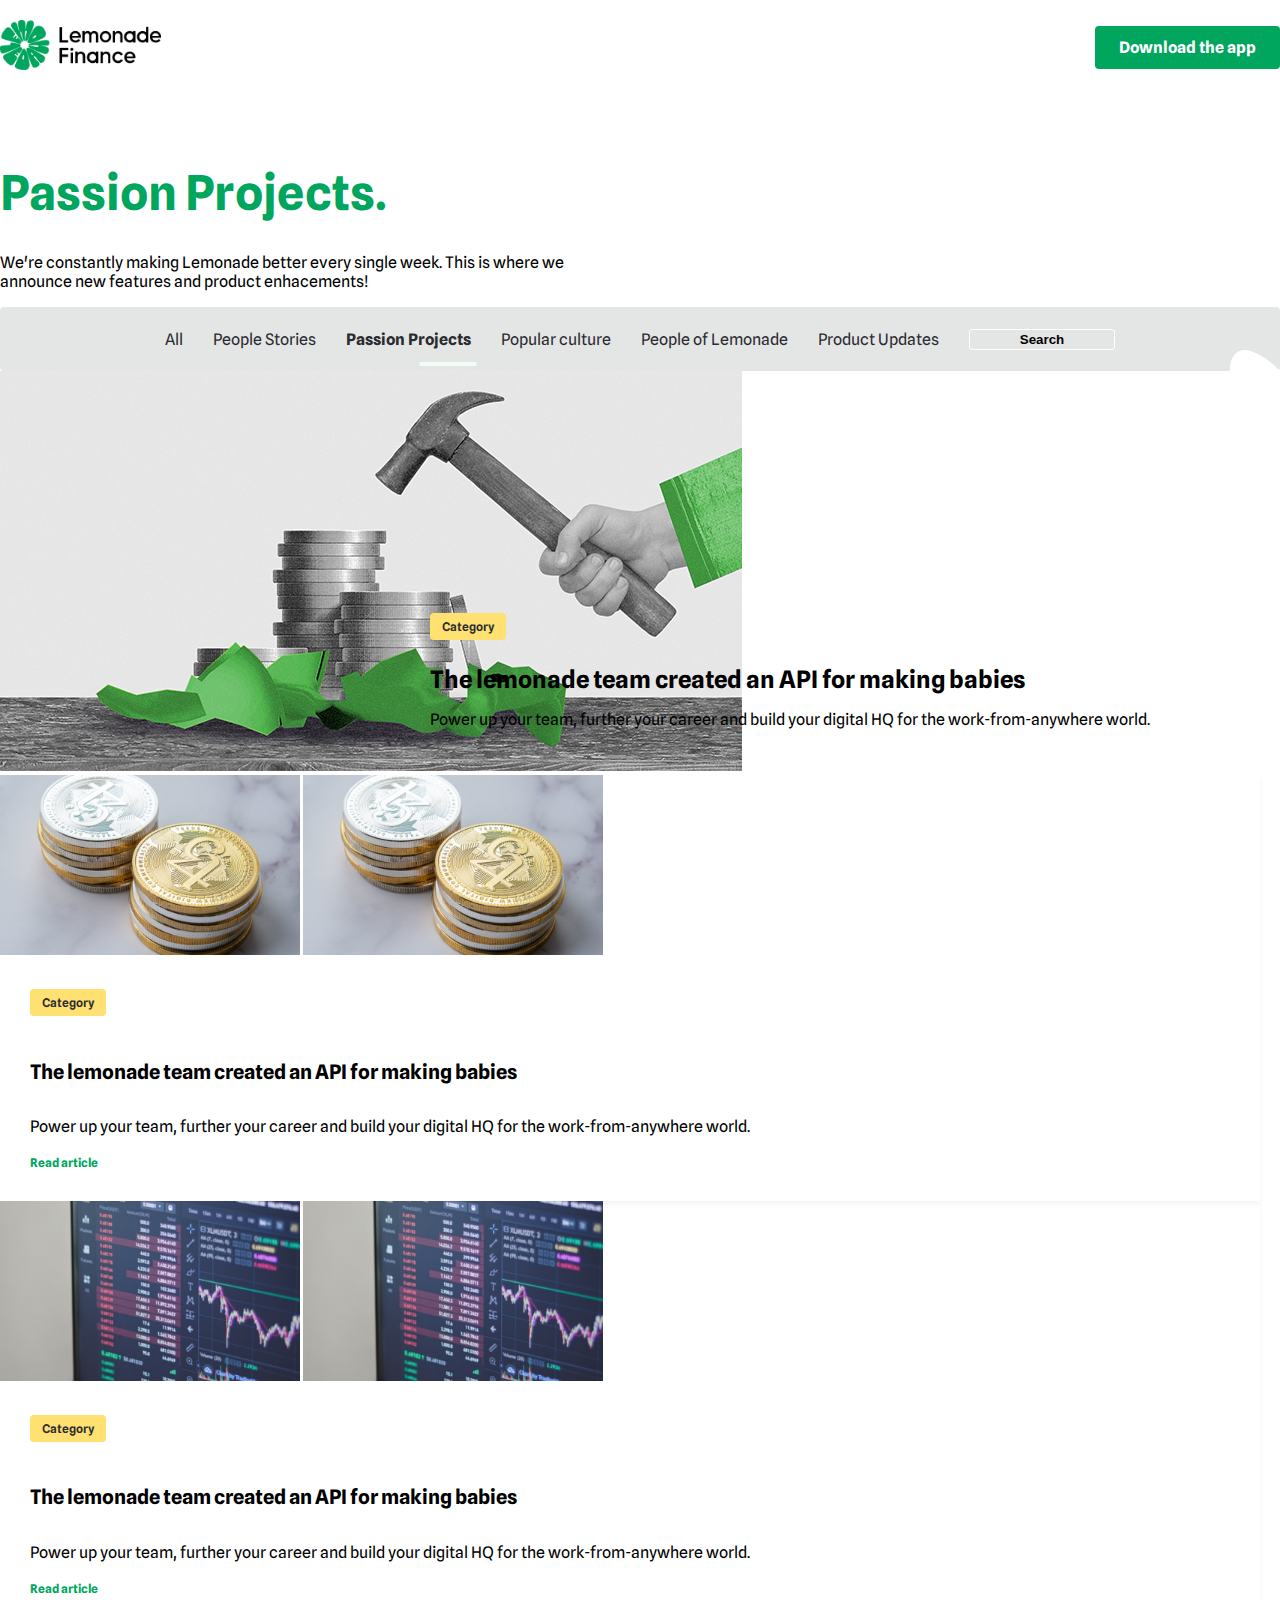
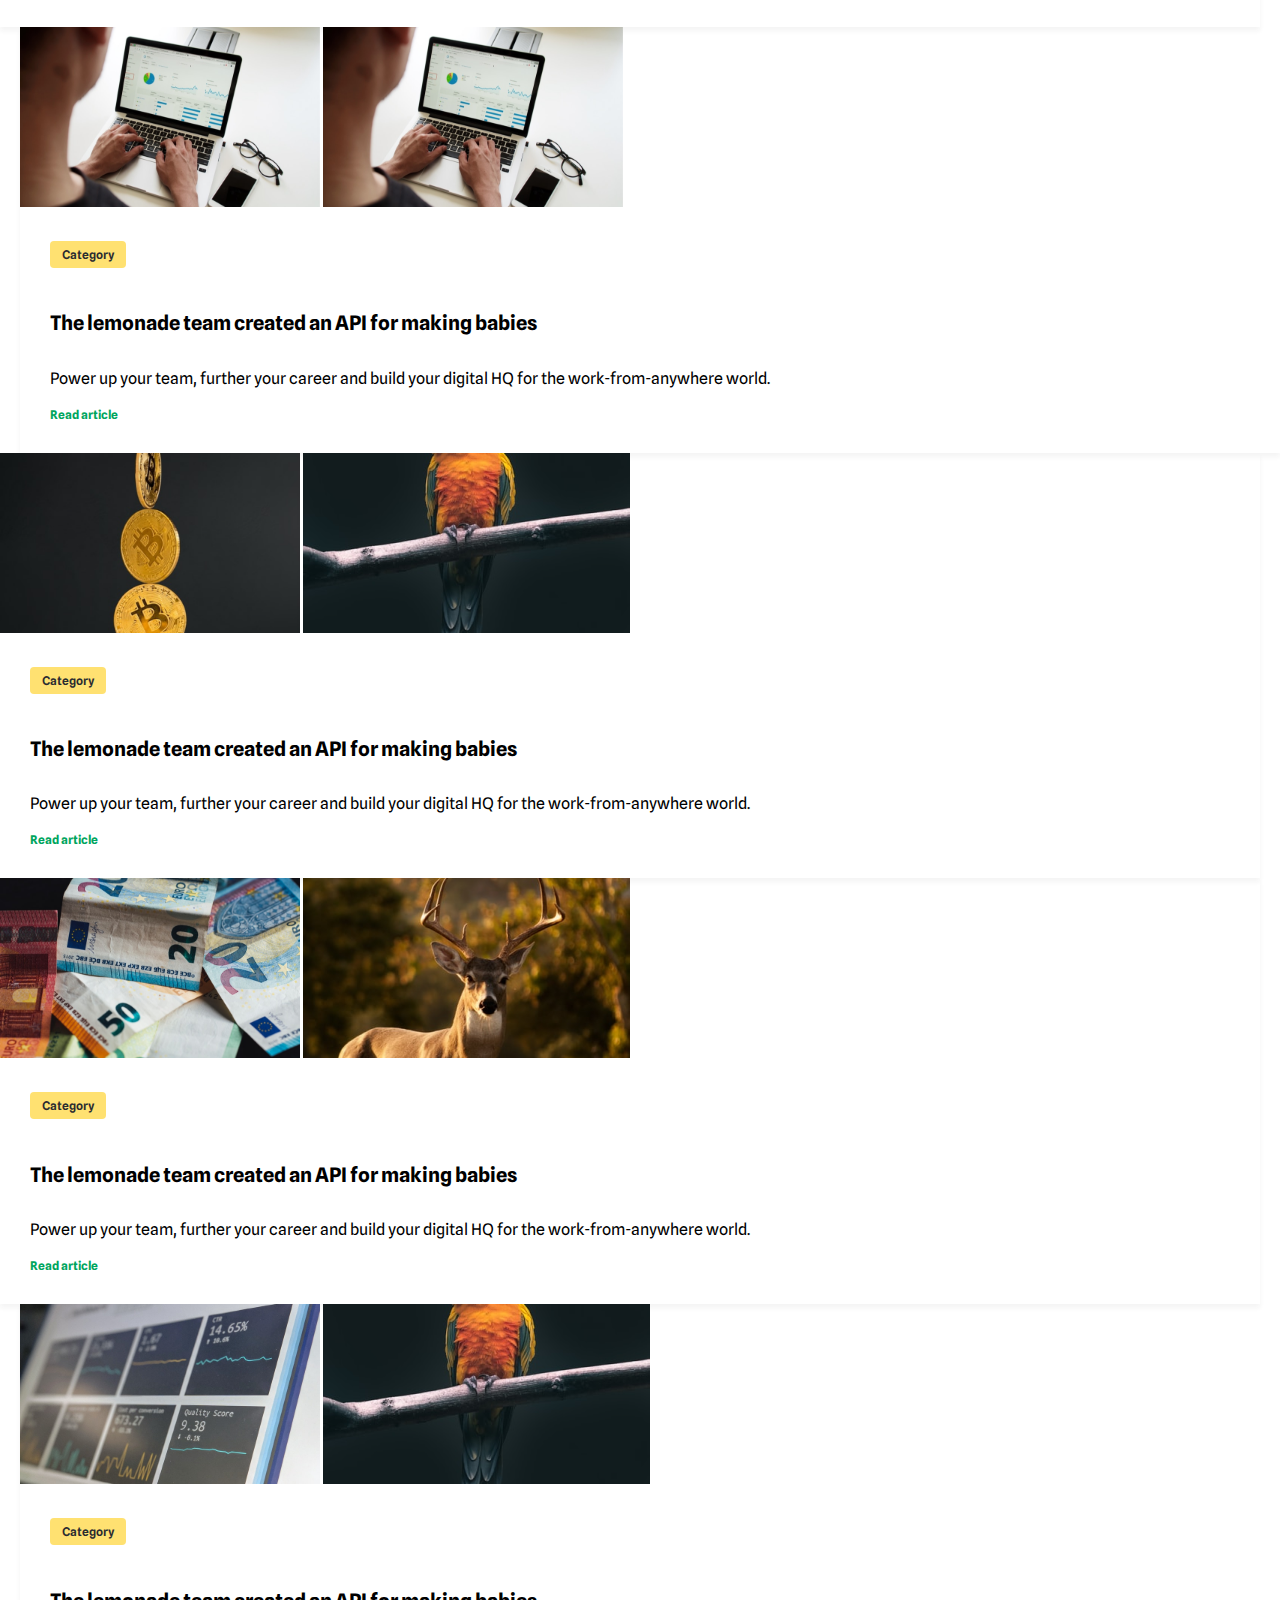
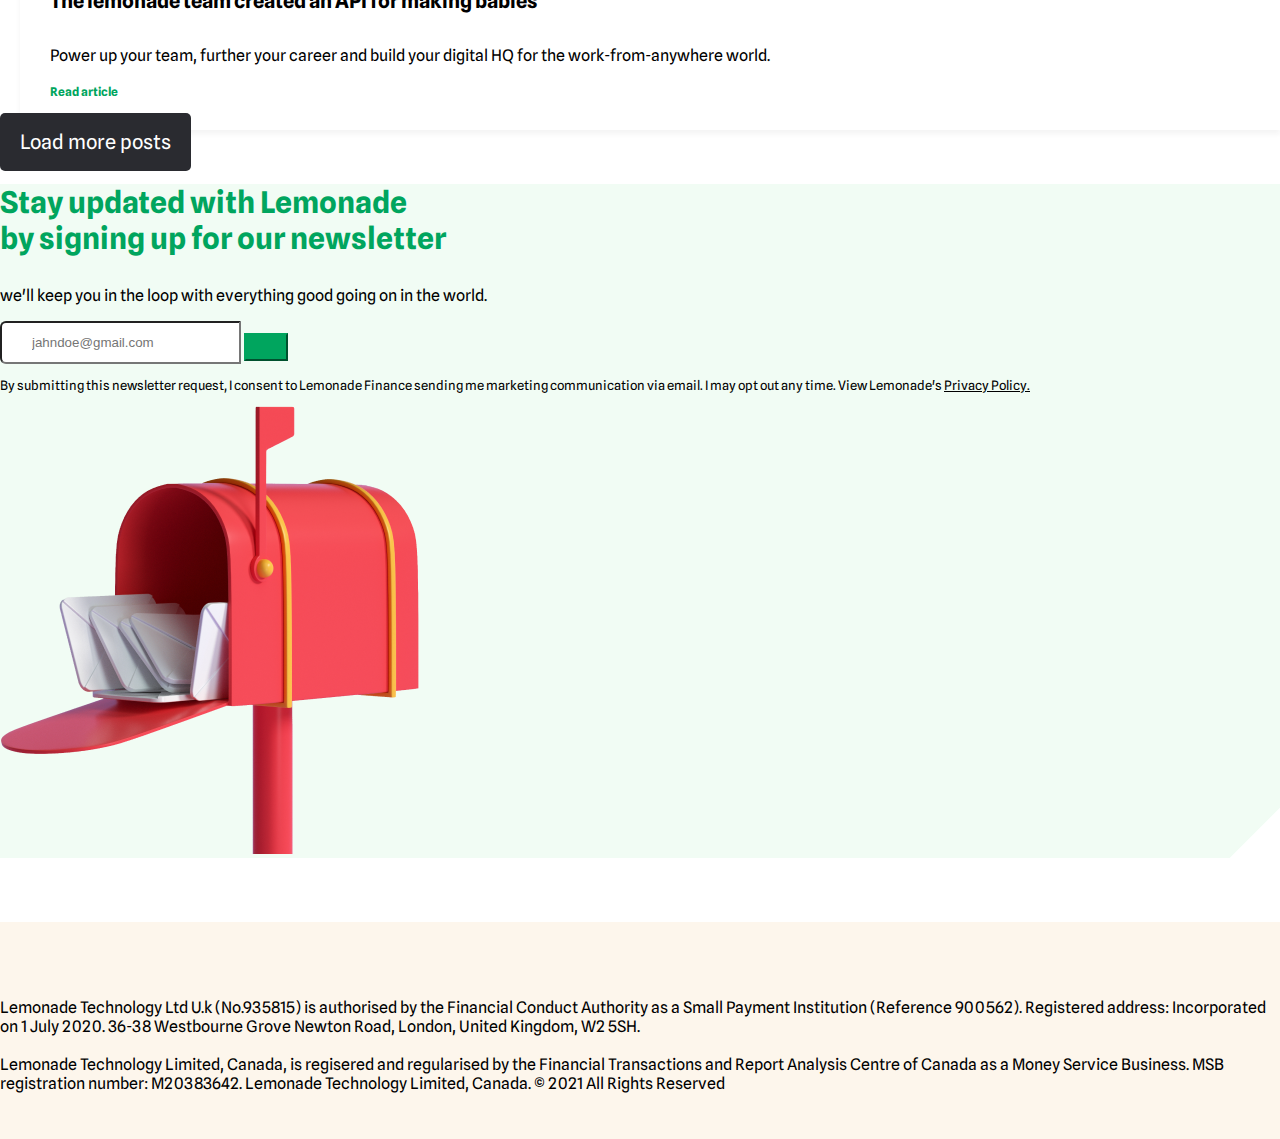
<file: passion-projects.html>
<!DOCTYPE html>
<html lang="en">
<head>
    <meta charset="UTF-8">
    <meta http-equiv="X-UA-Compatible" content="IE=edge">
    <meta name="viewport" content="width=device-width, initial-scale=1.0">
    
    <!--Bootstrap CSS CDN-->
    <link href="https://cdn.jsdelivr.net/npm/bootstrap@5.0.2/dist/css/bootstrap.min.css" rel="stylesheet" integrity="sha384-EVSTQN3/azprG1Anm3QDgpJLIm9Nao0Yz1ztcQTwFspd3yD65VohhpuuCOmLASjC" crossorigin="anonymous">
    <!--Bootstrap Icon CDN-->
    <link rel="stylesheet" href="https://cdn.jsdelivr.net/npm/bootstrap-icons@1.3.0/font/bootstrap-icons.css">
    <!--Fontawsome CSS CDN-->
    <link rel="stylesheet" href="https://pro.fontawesome.com/releases/v5.10.0/css/all.css" integrity="sha384-AYmEC3Yw5cVb3ZcuHtOA93w35dYTsvhLPVnYs9eStHfGJvOvKxVfELGroGkvsg+p" crossorigin="anonymous"/>
    <link rel="image/png" href="images/logo.PNG">
    <!--Google font CDN    // Spline Sans-->
    <link rel="preconnect" href="https://fonts.googleapis.com">
    <link rel="preconnect" href="https://fonts.gstatic.com" crossorigin>
    <link href="https://fonts.googleapis.com/css2?family=Lato:ital@1&family=Spline+Sans:wght@300;400;500;600;700&display=swap" rel="stylesheet">
    <!--Custom CSS-->
    <link rel="stylesheet" href="style.css">
    <title>Passion Projects</title>
</head>
<body>
<!--top bar-->
<section id="top-bar" class="">
    <div class="container">
        <div class="flex">
            <div class="flex">
                <a href="index.html">
                    <img src="./images/Logo.png" class="logo" alt="logo">
                </a>
               
            </div>
            <a href="" class="download-app-link">Download the app</a>
        </div>
        <br>
        <br>
        <div class="row page-heading">
            <div class="col-12 text-center">
                <h1 class="heading text-green">
                   Passion Projects.
                </h1>
                <p>
                    We're constantly making Lemonade better every single week. This is where we
                    <br>
                    announce new features and product enhacements!
                </p>
            </div>
        </div>
    </div>
</section>

<div id="overlay-background" style="display: none;">
    <div class="overlay">
        <button class="close-btn" onclick="closeSearch()" title="Cancel">
            <i class="far fa-times-circle"></i>
        </button>
        <form action="">
            <input type="text" name="keywords" placeholder="Search post" title="Enter keywords to search">
        </form>
    </div>
</div>

<!--navbar-->
<div class="container ">
    <nav class="navigation">
           <ul  class="flex">
               <li>
                   <a href="index.html">All</a>
                 </li>
               <li>
                   <a href="peoples-story.html">People Stories</a> 
                </li>
               <li>
                   <a href="passion-projects.html" class="active">Passion Projects</a> 
                   <span class="light-underline d-md-none">
                       <span></span>
                   </span>
                </li>
               <li class="d-none d-md-block">
                   <a href="popular-culture.html">Popular culture</a>
                 </li>
               <li class="d-none d-md-block">
                   <a href="people-of-lemonade.html">People of Lemonade</a>
                 </li>
               <li class="d-none d-lg-block">
                   <a href="product-updates.html">Product Updates</a>
                 </li>
               <li class="d-none d-lg-block">
                   <button onclick="openSearch()">
                    <i class="fa fa-search" aria-hidden="true"></i>
                    <span>Search</span>
                   </button>
               </li>
           </ul>
    </nav>
</div>


    <div class="container">
        <div class="row mt-5 passion-project">
            <div class="col-md-6 col-lg-7 chamfer-rt">
                <img src="images/Passion Projects 1.png" class="img-fluid w-100">
            </div>
            <div class="col-md-6 col-lg-5 ">
                <div class="card">
                    <div class="card-body">
                        <span class="cat">
                            Category
                        </span>
                        <h5 class="md-card-heading">The lemonade team created an  API for making babies</h5>
                        <p>
                            Power up your team, further your career and build your digital HQ for the work-from-anywhere world.
                        </p>
                    </div>
                </div>
            </div>
        </div>
    </div>
    


<!--post-->
<section id="post">
    <div class="container">
        <div class="row mt-5">
            <div class="col-md-4">
                <div class="card">
                    <img src="images/coins.png" class="img-fluid d-none d-md-block">
                    <img src="images/coins.png" class="img-fluid d-md-none d-block">
                    <div class="card-body">
                        <span class="cat">
                            Category
                        </span>
                        <h5 class="card-heading">The lemonade team created an  API for making babies</h5>
                        <p>
                            Power up your team, further your career and build your digital HQ for the work-from-anywhere world.
                        </p>
                        <span class="d-block read-more">
                            <a href="" class="text-green">Read article</a>
                        </span>
                    </div>
                   
                </div>
            </div>
            <div class="col-md-4">
                <div class="card mx-2">
                    <img src="images/graph3.png" class="img-fluid d-none d-md-block">
                    <img src="images/graph3.png" class="img-fluid d-md-none d-block">
                    <div class="card-body">
                        <span class="cat">
                            Category
                        </span>
                        <h5 class="card-heading">The lemonade team created an  API for making babies</h5>
                        <p>
                            Power up your team, further your career and build your digital HQ for the work-from-anywhere world.
                        </p>
                        <span class="d-block read-more">
                            <a href="" class="text-green">Read article</a>
                        </span>
                    </div>
                   
                </div>
            </div>
            <div class="col-md-4 d-none d-md-block">
                <div class="card card-right">
                    <img src="images/man-operating-a-laptop.png" class="img-fluid d-none d-md-block">
                    <img src="images/man-operating-a-laptop.png" class="img-fluid d-none">
                    <div class="card-body ">
                        <span class="cat">
                            Category
                        </span>
                        <h5 class="card-heading">The lemonade team created an  API for making babies</h5>
                        <p>
                            Power up your team, further your career and build your digital HQ for the work-from-anywhere world.
                        </p>
                        <span class="d-block read-more">
                            <a href="" class="text-green">Read article</a>
                        </span>
                    </div>
                   
                </div>
            </div>
        </div>

        <div class="row mt-5">
            <div class="col-md-4 d-none d-md-block">
                <div class="card">
                    <img src="images/bitcoins.png" class="img-fluid d-none d-md-block">
                    <img src="images/bird.png" class="img-fluid d-none">
                    <div class="card-body">
                        <span class="cat">
                            Category
                        </span>
                        <h5 class="card-heading">The lemonade team created an  API for making babies</h5>
                        <p>
                            Power up your team, further your career and build your digital HQ for the work-from-anywhere world.
                        </p>
                        <span class="d-block read-more">
                            <a href="" class="text-green">Read article</a>
                        </span>
                    </div>
                   
                </div>
            </div>
            <div class="col-md-4 d-none d-md-block">
                <div class="card mx-2">
                    <img src="images/paper-money2.png" class="img-fluid d-none d-md-block">
                    <img src="images/animal.png" class="img-fluid d-none">
                    <div class="card-body">
                        <span class="cat">
                            Category
                        </span>
                        <h5 class="card-heading">The lemonade team created an  API for making babies</h5>
                        <p>
                            Power up your team, further your career and build your digital HQ for the work-from-anywhere world.
                        </p>
                        <span class="d-block read-more">
                            <a href="" class="text-green">Read article</a>
                        </span>
                    </div>
                   
                </div>
            </div>
            <div class="col-md-4 d-none d-md-block">
                <div class="card card-right">
                    <img src="images/digital-graph.png" class="img-fluid d-none d-md-block">
                    <img src="images/bird.png" class="img-fluid d-none">
                    <div class="card-body ">
                        <span class="cat">
                            Category
                        </span>
                        <h5 class="card-heading">The lemonade team created an  API for making babies</h5>
                        <p>
                            Power up your team, further your career and build your digital HQ for the work-from-anywhere world.
                        </p>
                        <span class="d-block read-more">
                            <a href="" class="text-green">Read article</a>
                        </span>
                    </div>
                   
                </div>
            </div>
        </div>
        <div class="row">
            <div class="col-12 py-5 my-3 load-post text-center">
                <a href="">
                    Load more posts 
                </a>
            </div>
    </div>
</section>


<!--newsletter -->
<section id="newsletter">
    <div class="container">
        <div class="row chamfer mb-5">
            <div class="col-sm-1"></div>
            <div class="col-sm-10">
                <div class="row pt-5">
                    <div class="col-lg-6">
                        <h3 class="text-green newsletter-heading">
                            Stay updated with Lemonade 
                            <br> 
                            by signing up for our newsletter
                        </h3>
                        <p>
                            we'll keep you in the loop with everything good going on in the world.
                        </p>
                        <form>
                            <div class="input-group mb-3">
                                <input type="text" class="form-control" placeholder="jahndoe@gmail.com" aria-label="Recipient's email" aria-describedby="button-addon2">
                                <button class="btn bg-green text-light" type="button" id="button-addon2">
                                    <i class="fa fa-long-arrow-right" aria-hidden="true"></i>
                                </button>
                              </div>
                        </form>
                        <p class="consent-msg">
                            By submitting this newsletter request, I consent to Lemonade Finance sending me marketing communication via email. 
                            I may opt out any time. View Lemonade's <a href="" class="privacy-link">Privacy Policy.</a>
                        </p>
                    </div>
                    <div class="col-lg-6  d-none d-lg-block">
                        <span class="d-block mx-5">
                            <img src="images/newsletter 1.png" class="img-fluid " alt="newsletter">
                        </span>
                        
                    </div>
                </div>
            </div>
            <div class="col-sm-1"></div>
        </div>
    </div>
</section>

<!--Footer-->
<footer>
    <div class="container">
        <div class="row">
            <div class="col-12">
                <p>
                    Lemonade Technology Ltd U.k (No.935815) is authorised by the Financial Conduct Authority as a Small Payment Institution (Reference 900562).
                     Registered address: Incorporated on 1 July 2020. 36-38 Westbourne Grove Newton Road, London, United Kingdom, W2 5SH.
                     <br>
                     <br>
                     Lemonade Technology Limited, Canada, is regisered and regularised by the Financial Transactions and Report Analysis Centre of Canada
                     as a Money Service Business. MSB registration number: M20383642. Lemonade Technology Limited, Canada. &copy; 2021 All Rights Reserved
                </p>
            </div>
        </div>

    </div>
</footer>








<script>
    function openSearch(){
    let search = document.getElementById("overlay-background");
        search.style.display = "block";
}
function closeSearch(){
    let search = document.getElementById("overlay-background");
    search.style.display = "none";
}
</script>



    <!--Bootstrap JS CDN-->
    <script src="https://cdn.jsdelivr.net/npm/bootstrap@5.0.2/dist/js/bootstrap.bundle.min.js" integrity="sha384-MrcW6ZMFYlzcLA8Nl+NtUVF0sA7MsXsP1UyJoMp4YLEuNSfAP+JcXn/tWtIaxVXM" crossorigin="anonymous"></script>
</body>
</html>
</file>
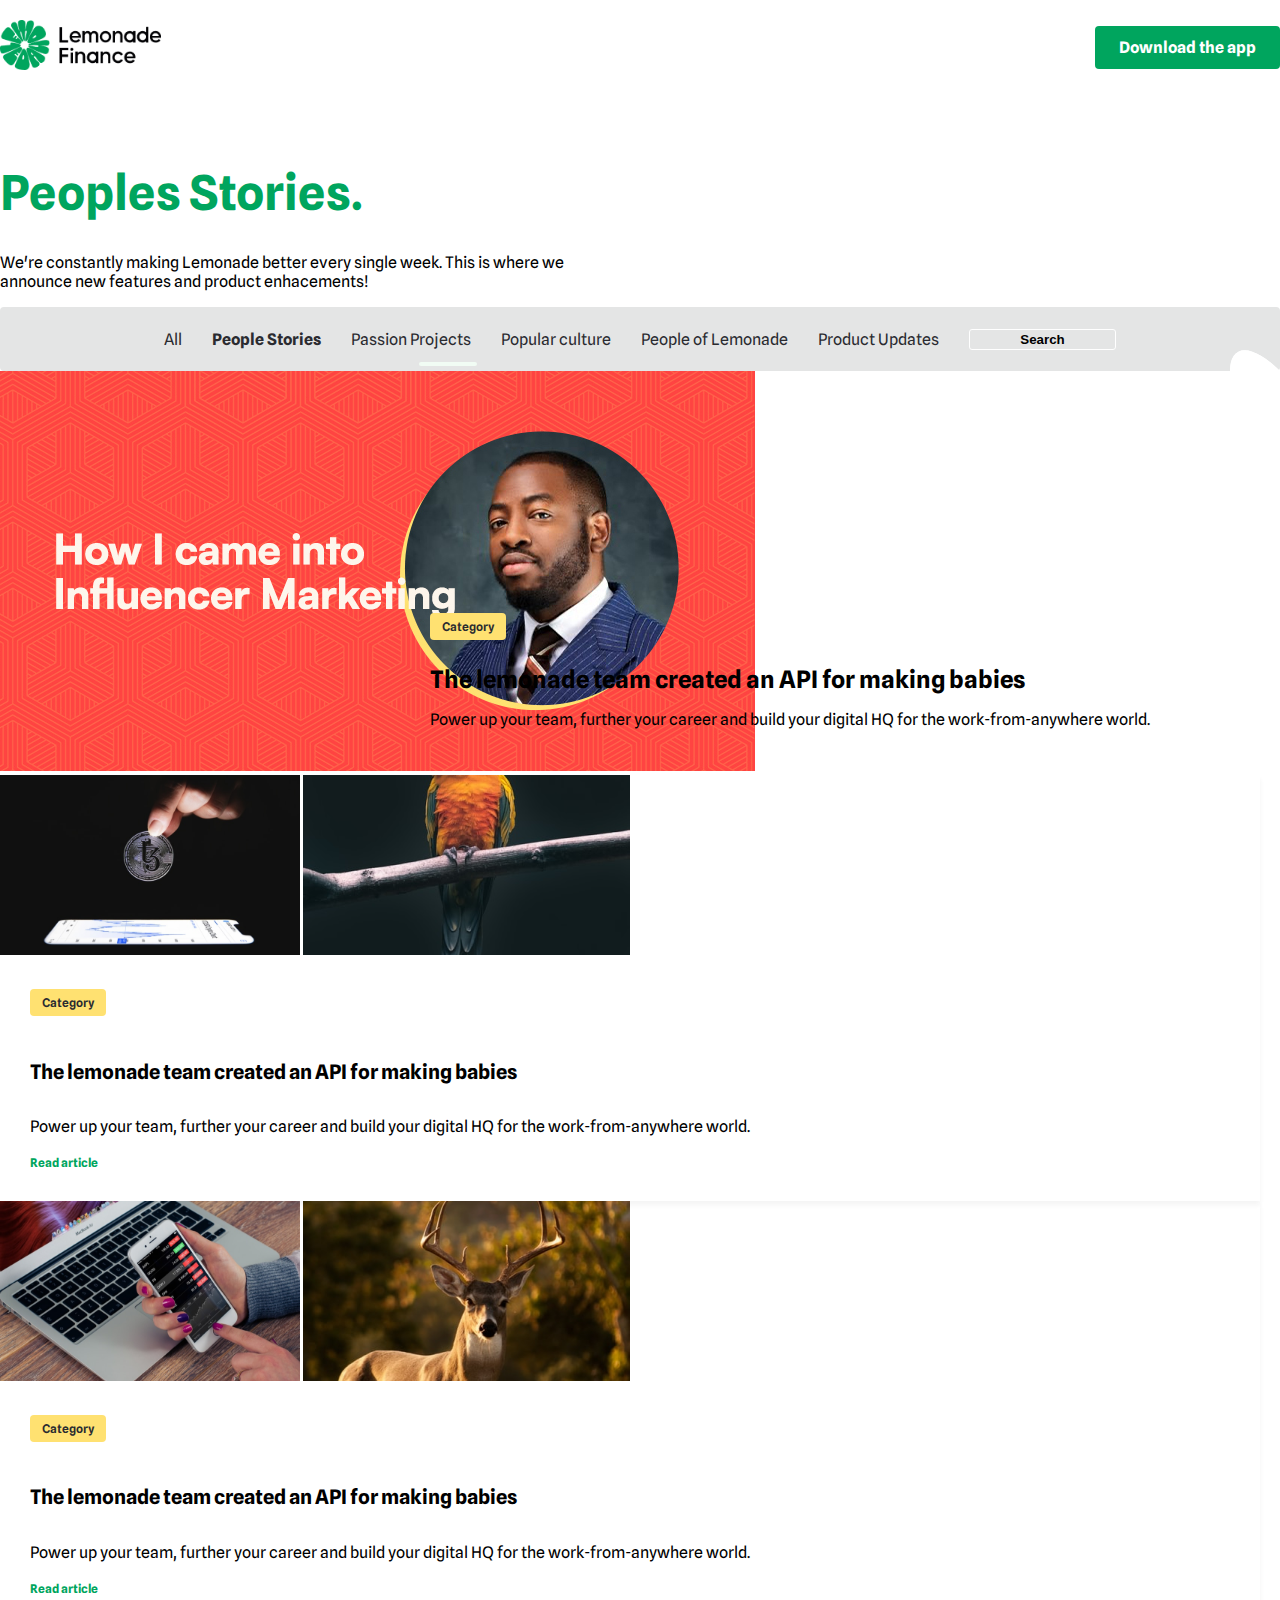
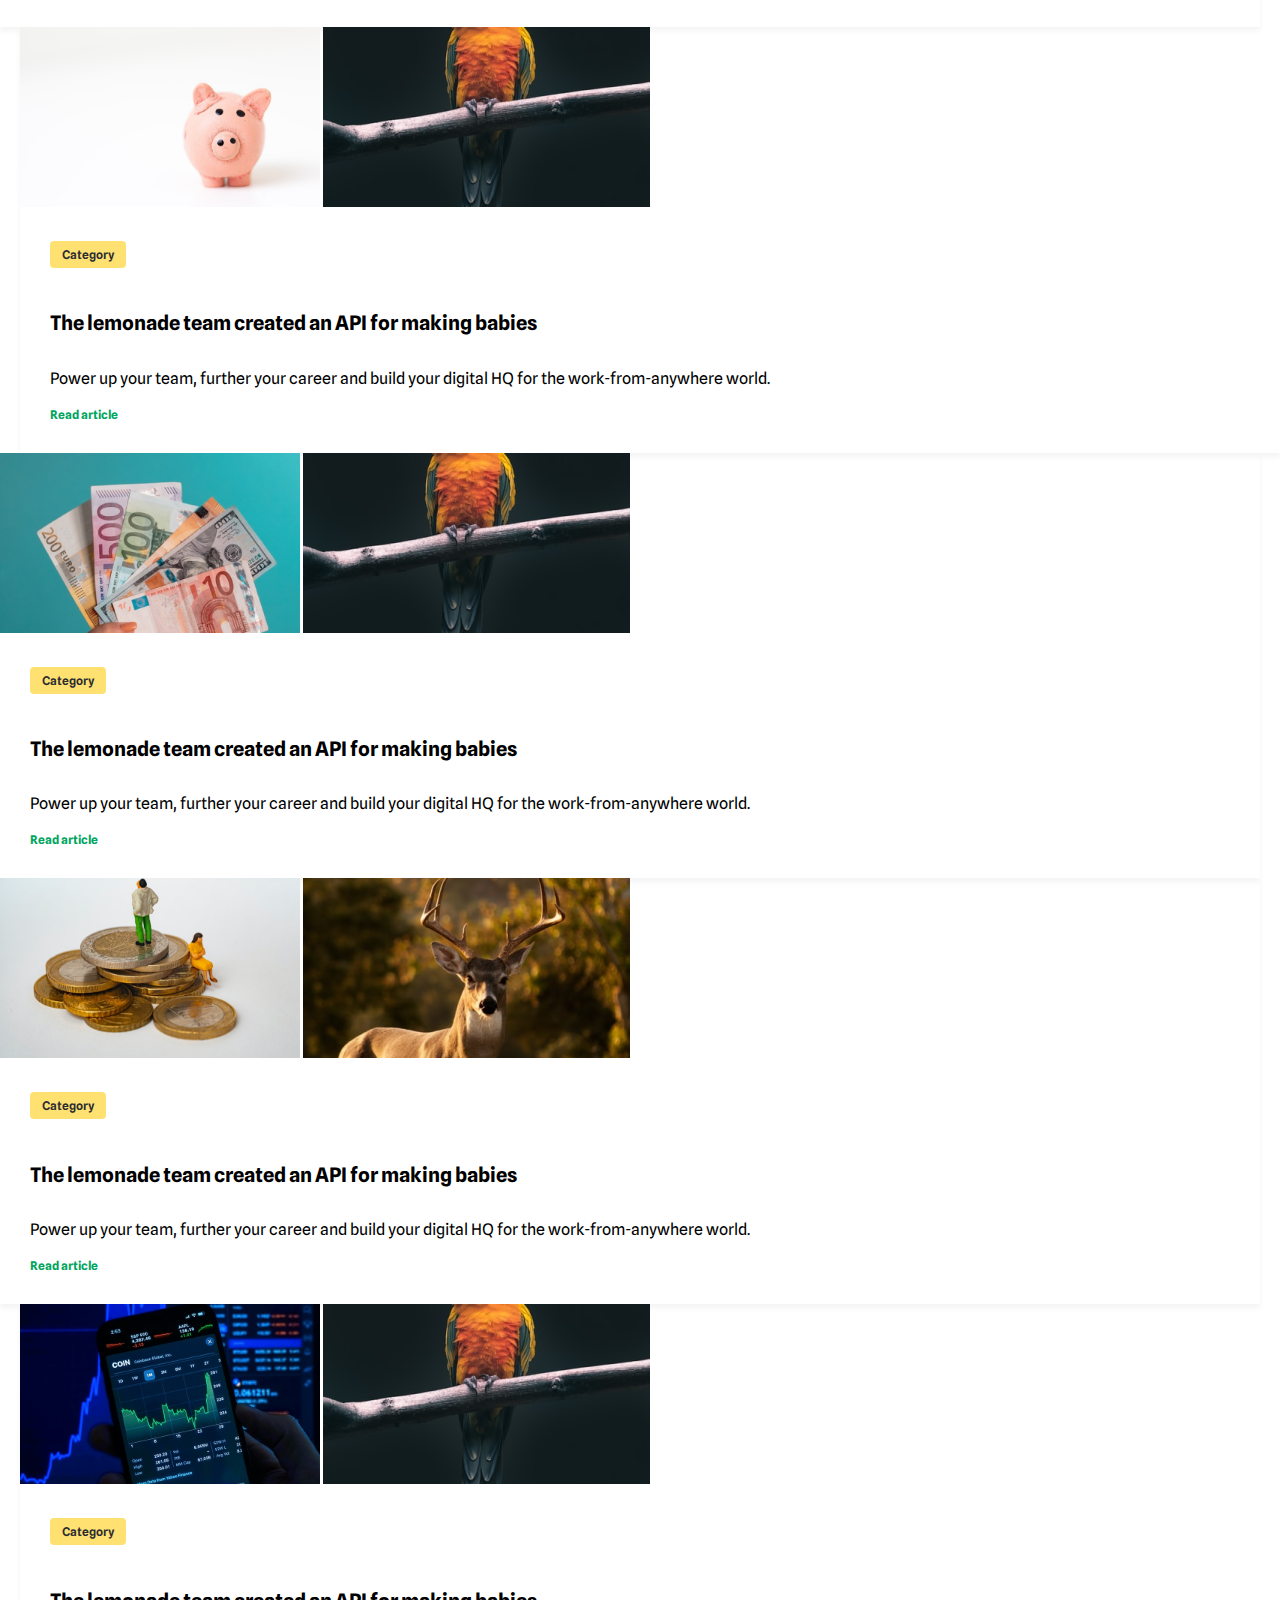
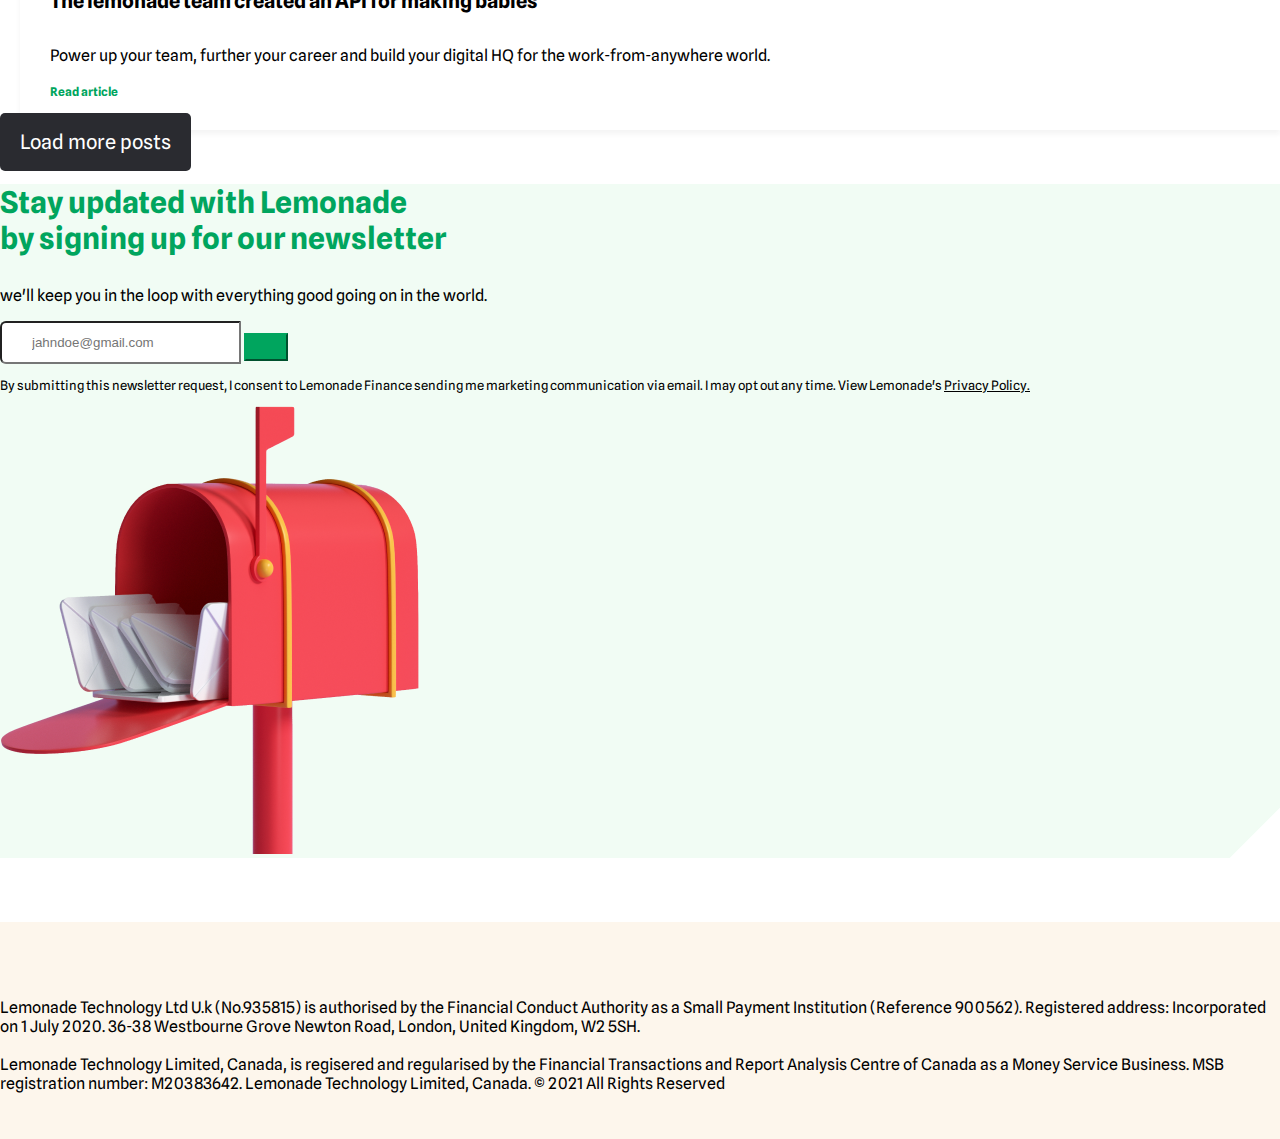
<file: peoples-story.html>
<!DOCTYPE html>
<html lang="en">
<head>
    <meta charset="UTF-8">
    <meta http-equiv="X-UA-Compatible" content="IE=edge">
    <meta name="viewport" content="width=device-width, initial-scale=1.0">
    
    <!--Bootstrap CSS CDN-->
    <link href="https://cdn.jsdelivr.net/npm/bootstrap@5.0.2/dist/css/bootstrap.min.css" rel="stylesheet" integrity="sha384-EVSTQN3/azprG1Anm3QDgpJLIm9Nao0Yz1ztcQTwFspd3yD65VohhpuuCOmLASjC" crossorigin="anonymous">
    <!--Bootstrap Icon CDN-->
    <link rel="stylesheet" href="https://cdn.jsdelivr.net/npm/bootstrap-icons@1.3.0/font/bootstrap-icons.css">
    <!--Fontawsome CSS CDN-->
    <link rel="stylesheet" href="https://pro.fontawesome.com/releases/v5.10.0/css/all.css" integrity="sha384-AYmEC3Yw5cVb3ZcuHtOA93w35dYTsvhLPVnYs9eStHfGJvOvKxVfELGroGkvsg+p" crossorigin="anonymous"/>
    <link rel="image/png" href="images/logo.PNG">
    <!--Google font CDN    // Spline Sans-->
    <link rel="preconnect" href="https://fonts.googleapis.com">
    <link rel="preconnect" href="https://fonts.gstatic.com" crossorigin>
    <link href="https://fonts.googleapis.com/css2?family=Lato:ital@1&family=Spline+Sans:wght@300;400;500;600;700&display=swap" rel="stylesheet">
    <!--Custom CSS-->
    <link rel="stylesheet" href="style.css">
    <title>Peoples Stories</title>
</head>
<body>
<!--top bar-->
<section id="top-bar" class="">
    <div class="container">
        <div class="flex">
            <div class="flex">
                <a href="index.html">
                    <img src="./images/Logo.png" class="logo" alt="logo">
                </a>
               
            </div>
            <a href="" class="download-app-link">Download the app</a>
        </div>
        <br>
        <br>
        <div class="row page-heading">
            <div class="col-12 text-center">
                <h1 class="heading text-green">
                    Peoples Stories.
                </h1>
                <p>
                    We're constantly making Lemonade better every single week. This is where we
                    <br>
                    announce new features and product enhacements!
                </p>
            </div>
        </div>
    </div>
</section>

<div id="overlay-background" style="display: none;">
    <div class="overlay">
        <button class="close-btn" onclick="closeSearch()" title="Cancel">
            <i class="far fa-times-circle"></i>
        </button>
        <form action="">
            <input type="text" name="keywords" placeholder="Search post" title="Enter keywords to search">
        </form>
    </div>
</div>

<!--navbar-->
<div class="container">
    <nav class="navigation">
           <ul  class="flex">
               <li><a href="index.html">All</a> </li>
               <li><a href="peoples-story.html" class="active" >People Stories</a> </li>
               <li>
                   <a href="passion-projects.html">Passion Projects</a> 
                   <span class="light-underline d-md-none">
                       <span></span>
                   </span>
                </li>
               <li class="d-none d-md-block">
                   <a href="popular-culture.html">Popular culture</a> 
               </li>
               <li class="d-none d-md-block">
                   <a href="people-of-lemonade.html">People of Lemonade</a> 
               </li>
               <li class="d-none d-lg-block">
                   <a href="product-updates.html">Product Updates</a>
               </li>
               <li class="d-none d-lg-block">
                   <button  onclick="openSearch()">
                    <i class="fa fa-search" aria-hidden="true"></i>
                    <span>Search</span>
                   </button>
               </li>
           </ul>
    </nav>
</div>

    <div class="container">
        <div class="row mt-5 people-stories">
            <div class="col-md-6 col-lg-7 chamfer-rt">
                <img src="images/Peoples Stories 1.png" class="img-fluid w-100">
            </div>
            <div class="col-md-6 col-lg-5 ">
                <div class="card">
                    <div class="card-body">
                        <span class="cat">
                            Category
                        </span>
                        <h5 class="md-card-heading">The lemonade team created an  API for making babies</h5>
                        <p>
                            Power up your team, further your career and build your digital HQ for the work-from-anywhere world.
                        </p>
                    </div>
                </div>
            </div>
        </div>
    </div>
    


<!--post-->
<section id="post">
    <div class="container">
        <div class="row my-5">
            <div class="col-md-4">
                <div class="card">
                    <img src="images/hand-held-coin.png" class="img-fluid d-none d-md-block">
                    <img src="images/bird.png" class="img-fluid d-md-none d-block">
                    <div class="card-body">
                        <span class="cat">
                            Category
                        </span>
                        <h5 class="card-heading">The lemonade team created an  API for making babies</h5>
                        <p>
                            Power up your team, further your career and build your digital HQ for the work-from-anywhere world.
                        </p>
                        <span class="d-block read-more">
                            <a href="" class="text-green">Read article</a>
                        </span>
                    </div>
                   
                </div>
            </div>
            <div class="col-md-4">
                <div class="card mx-2">
                    <img src="images/phone and laptop.png" class="img-fluid d-none d-md-block">
                    <img src="images/animal.png" class="img-fluid d-md-none d-block">
                    <div class="card-body">
                        <span class="cat">
                            Category
                        </span>
                        <h5 class="card-heading">The lemonade team created an  API for making babies</h5>
                        <p>
                            Power up your team, further your career and build your digital HQ for the work-from-anywhere world.
                        </p>
                        <span class="d-block read-more">
                            <a href="" class="text-green">Read article</a>
                        </span>
                    </div>
                   
                </div>
            </div>
            <div class="col-md-4 d-none d-md-block">
                <div class="card card-right">
                    <img src="images/doll.png" class="img-fluid d-none d-md-block">
                    <img src="images/bird.png" class="img-fluid d-none">
                    <div class="card-body ">
                        <span class="cat">
                            Category
                        </span>
                        <h5 class="card-heading">The lemonade team created an  API for making babies</h5>
                        <p>
                            Power up your team, further your career and build your digital HQ for the work-from-anywhere world.
                        </p>
                        <span class="d-block read-more">
                            <a href="" class="text-green">Read article</a>
                        </span>
                    </div>
                   
                </div>
            </div>
        </div>

        <div class="row">
            <div class="col-md-4 d-none d-md-block">
                <div class="card">
                    <img src="images/paper-money.png" class="img-fluid d-none d-md-block">
                    <img src="images/bird.png" class="img-fluid d-none">
                    <div class="card-body">
                        <span class="cat">
                            Category
                        </span>
                        <h5 class="card-heading">The lemonade team created an  API for making babies</h5>
                        <p>
                            Power up your team, further your career and build your digital HQ for the work-from-anywhere world.
                        </p>
                        <span class="d-block read-more">
                            <a href="" class="text-green">Read article</a>
                        </span>
                    </div>
                   
                </div>
            </div>
            <div class="col-md-4 d-none d-md-block">
                <div class="card mx-2">
                    <img src="images/people-on-coin.png" class="img-fluid d-none d-md-block">
                    <img src="images/animal.png" class="img-fluid d-none">
                    <div class="card-body">
                        <span class="cat">
                            Category
                        </span>
                        <h5 class="card-heading">The lemonade team created an  API for making babies</h5>
                        <p>
                            Power up your team, further your career and build your digital HQ for the work-from-anywhere world.
                        </p>
                        <span class="d-block read-more">
                            <a href="" class="text-green">Read article</a>
                        </span>
                    </div>
                   
                </div>
            </div>
            <div class="col-md-4 d-none d-md-block">
                <div class="card card-right last-card">
                    <img src="images/graph-in-phone.png" class="img-fluid d-none d-md-block">
                    <img src="images/bird.png" class="img-fluid d-none">
                    <div class="card-body ">
                        <span class="cat">
                            Category
                        </span>
                        <h5 class="card-heading">The lemonade team created an  API for making babies</h5>
                        <p>
                            Power up your team, further your career and build your digital HQ for the work-from-anywhere world.
                        </p>
                        <span class="d-block read-more">
                            <a href="" class="text-green">Read article</a>
                        </span>
                    </div>
                   
                </div>
            </div>
        </div>
        <div class="row">
            <div class="col-12 py-5 my-3 load-post text-center">
                <a href="">
                    Load more posts 
                </a>
            </div>
        </div>
    </div>
</section>


<!--newsletter -->
<section id="newsletter">
    <div class="container">
        <div class="row chamfer  mb-5 pb-5">
            <div class="col-sm-1"></div>
            <div class="col-sm-10">
                <div class="row pt-5">
                    <div class="col-lg-6">
                        <h3 class="text-green newsletter-heading">
                            Stay updated with Lemonade 
                            <br> 
                            by signing up for our newsletter
                        </h3>
                        <p>
                            we'll keep you in the loop with everything good going on in the world.
                        </p>
                        <form>
                            <div class="input-group mb-3">
                                <input type="text" class="form-control" placeholder="jahndoe@gmail.com" aria-label="Recipient's email" aria-describedby="button-addon2">
                                <button class="btn bg-green text-light" type="button" id="button-addon2">
                                    <i class="fa fa-long-arrow-right" aria-hidden="true"></i>
                                </button>
                              </div>
                        </form>
                        <p class="consent-msg">
                            By submitting this newsletter request, I consent to Lemonade Finance sending me marketing communication via email. 
                            I may opt out any time. View Lemonade's <a href="" class="privacy-link">Privacy Policy.</a>
                        </p>
                    </div>
                    <div class="col-lg-6  d-none d-lg-block">
                        <span class="d-block mx-5">
                            <img src="images/newsletter 1.png" class="img-fluid " alt="newsletter">
                        </span>
                        
                    </div>
                </div>
            </div>
            <div class="col-sm-1"></div>
        </div>
    </div>
</section>

<!--Footer-->
<footer>
    <div class="container">
        <div class="row">
            <div class="col-12">
                <p>
                    Lemonade Technology Ltd U.k (No.935815) is authorised by the Financial Conduct Authority as a Small Payment Institution (Reference 900562).
                     Registered address: Incorporated on 1 July 2020. 36-38 Westbourne Grove Newton Road, London, United Kingdom, W2 5SH.
                     <br>
                     <br>
                     Lemonade Technology Limited, Canada, is regisered and regularised by the Financial Transactions and Report Analysis Centre of Canada
                     as a Money Service Business. MSB registration number: M20383642. Lemonade Technology Limited, Canada. &copy; 2021 All Rights Reserved
                </p>
            </div>
        </div>

    </div>
</footer>






<script>
    function openSearch(){
    let search = document.getElementById("overlay-background");
        search.style.display = "block";
}
function closeSearch(){
    let search = document.getElementById("overlay-background");
    search.style.display = "none";
}
</script>




    <!--Bootstrap JS CDN-->
    <script src="https://cdn.jsdelivr.net/npm/bootstrap@5.0.2/dist/js/bootstrap.bundle.min.js" integrity="sha384-MrcW6ZMFYlzcLA8Nl+NtUVF0sA7MsXsP1UyJoMp4YLEuNSfAP+JcXn/tWtIaxVXM" crossorigin="anonymous"></script>
</body>
</html>
</file>
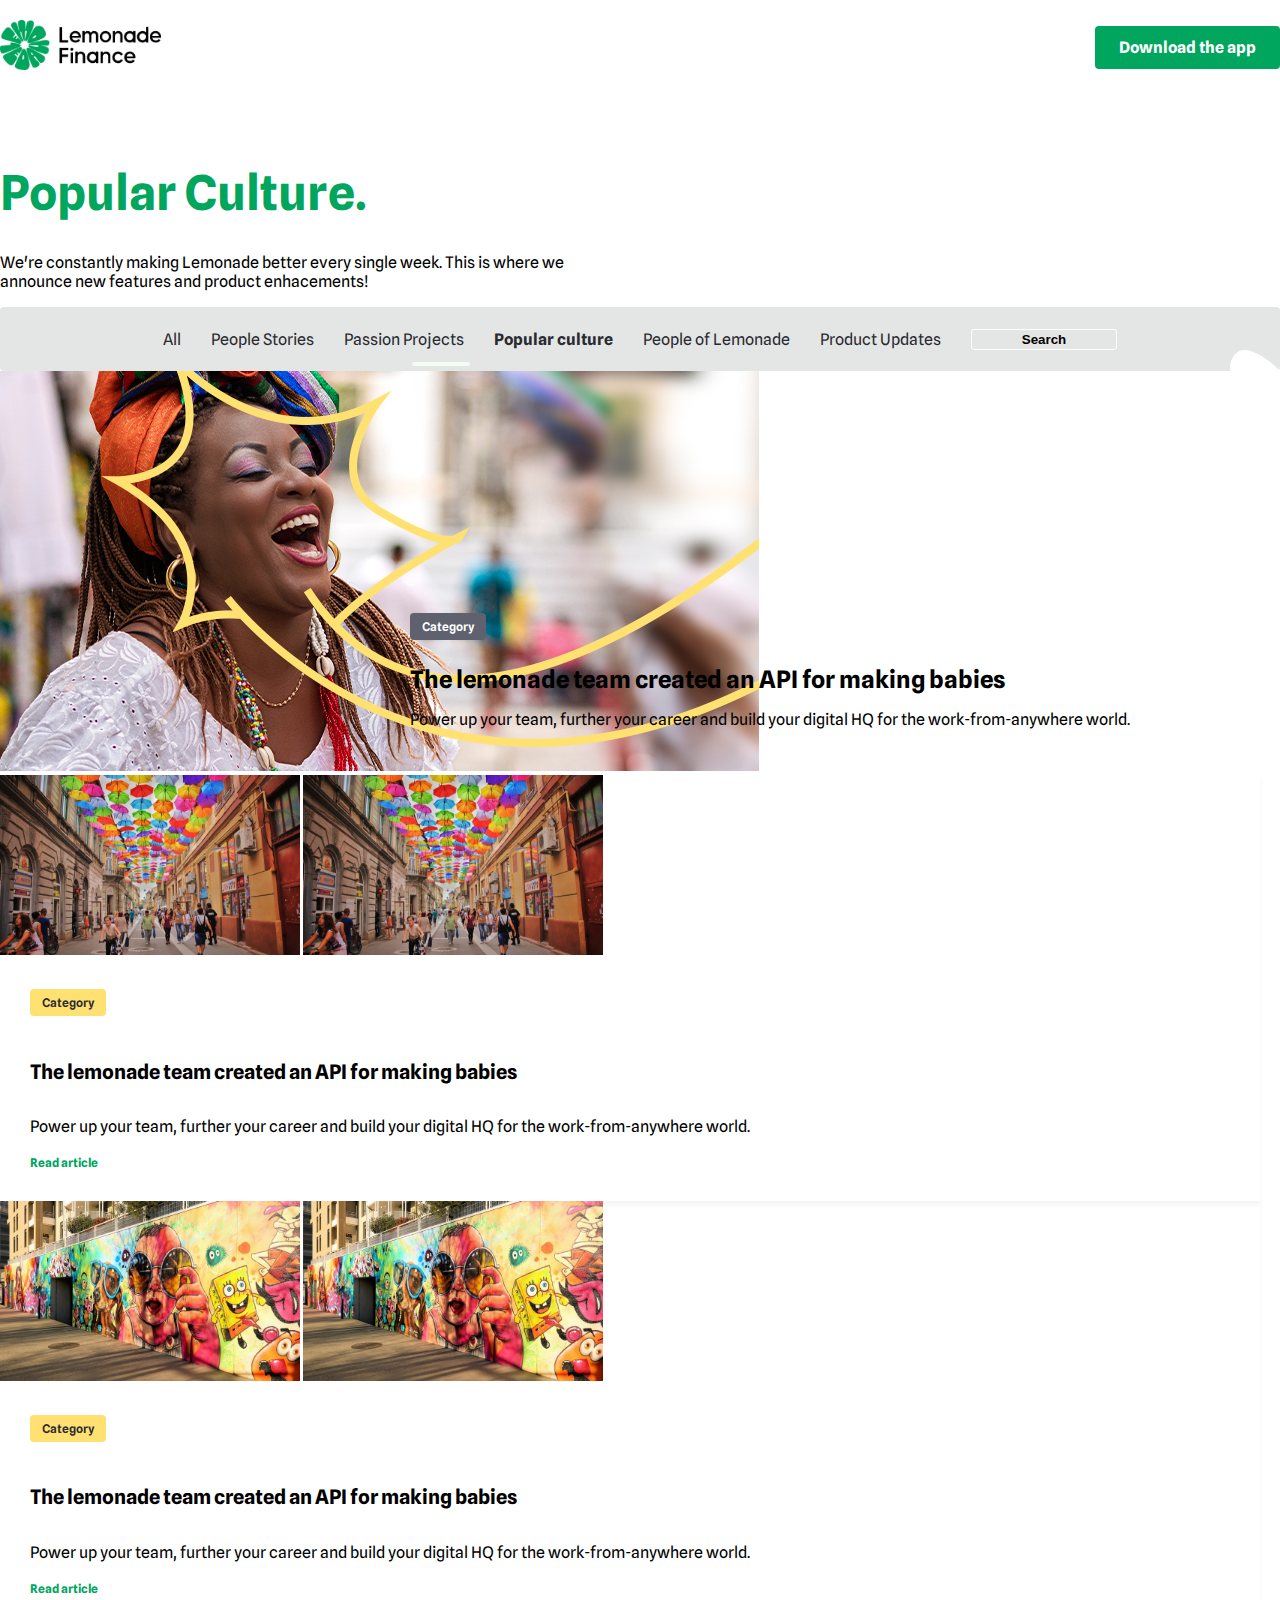
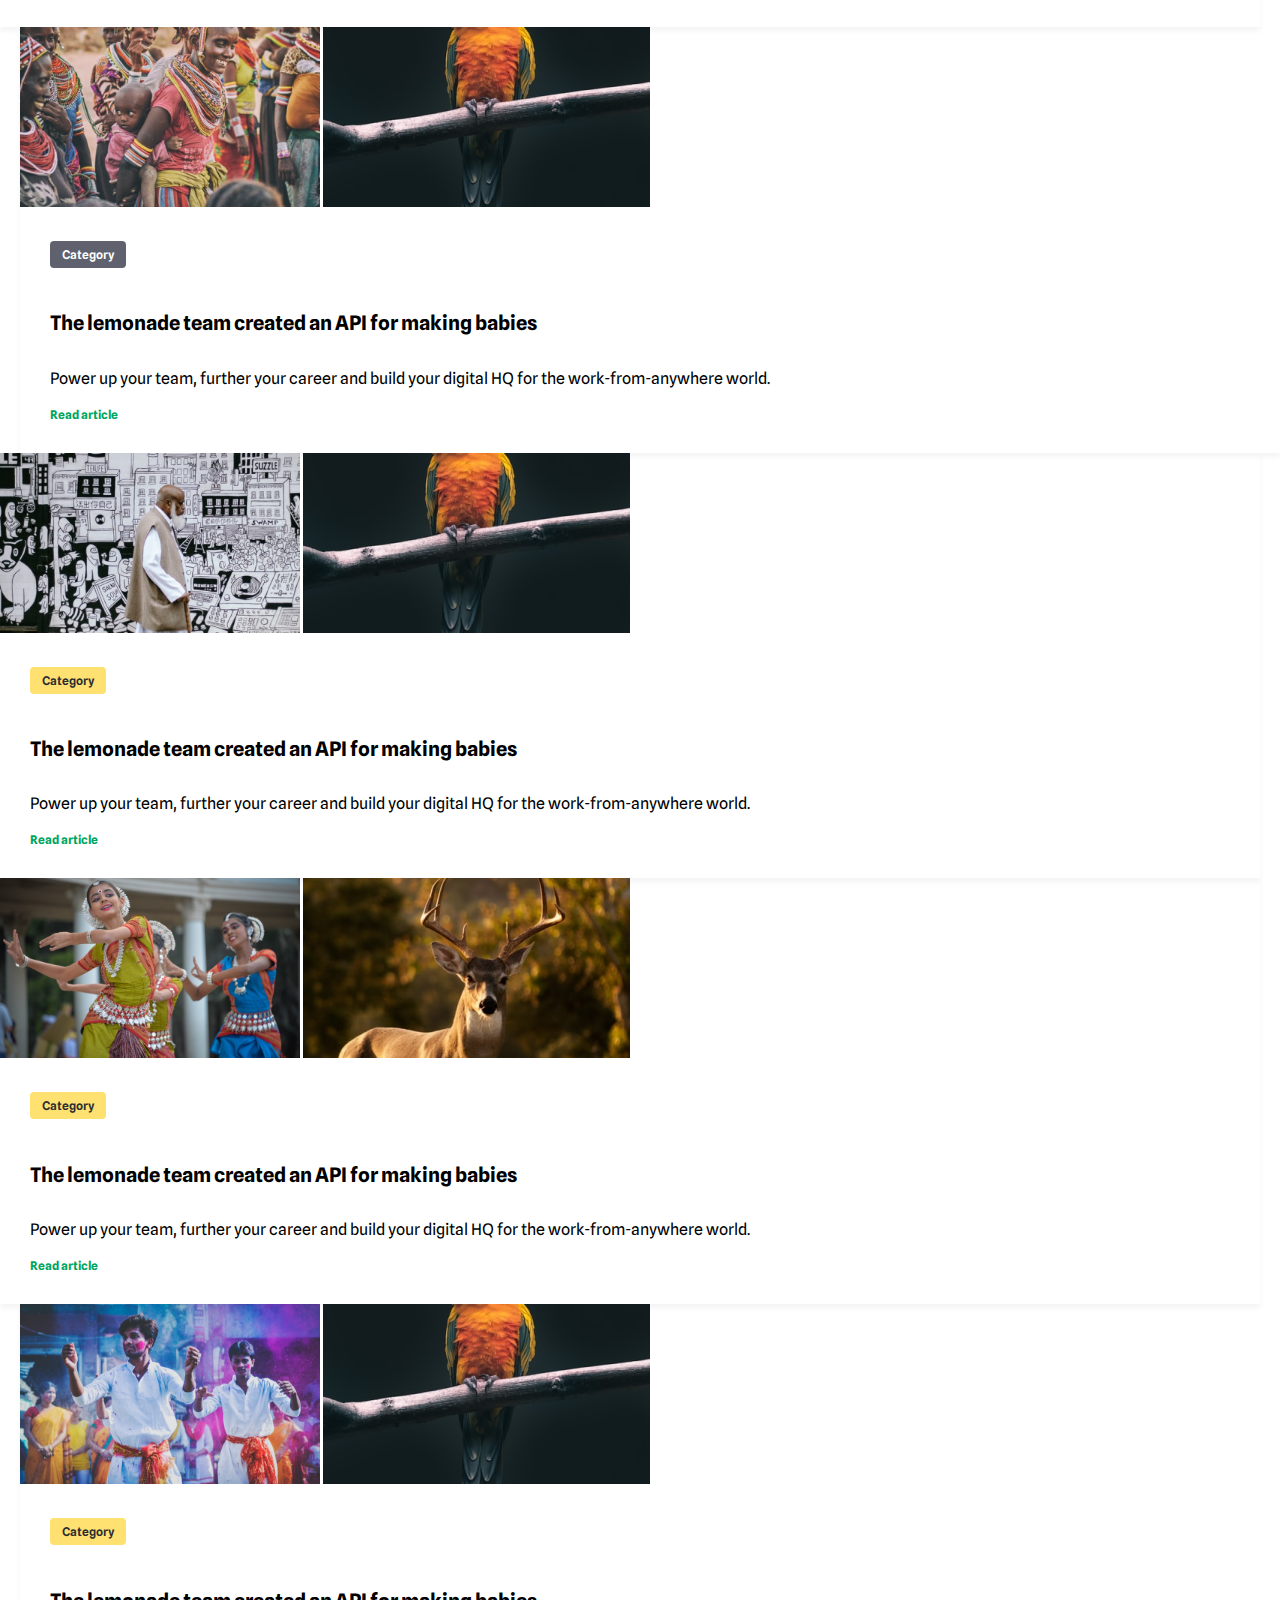
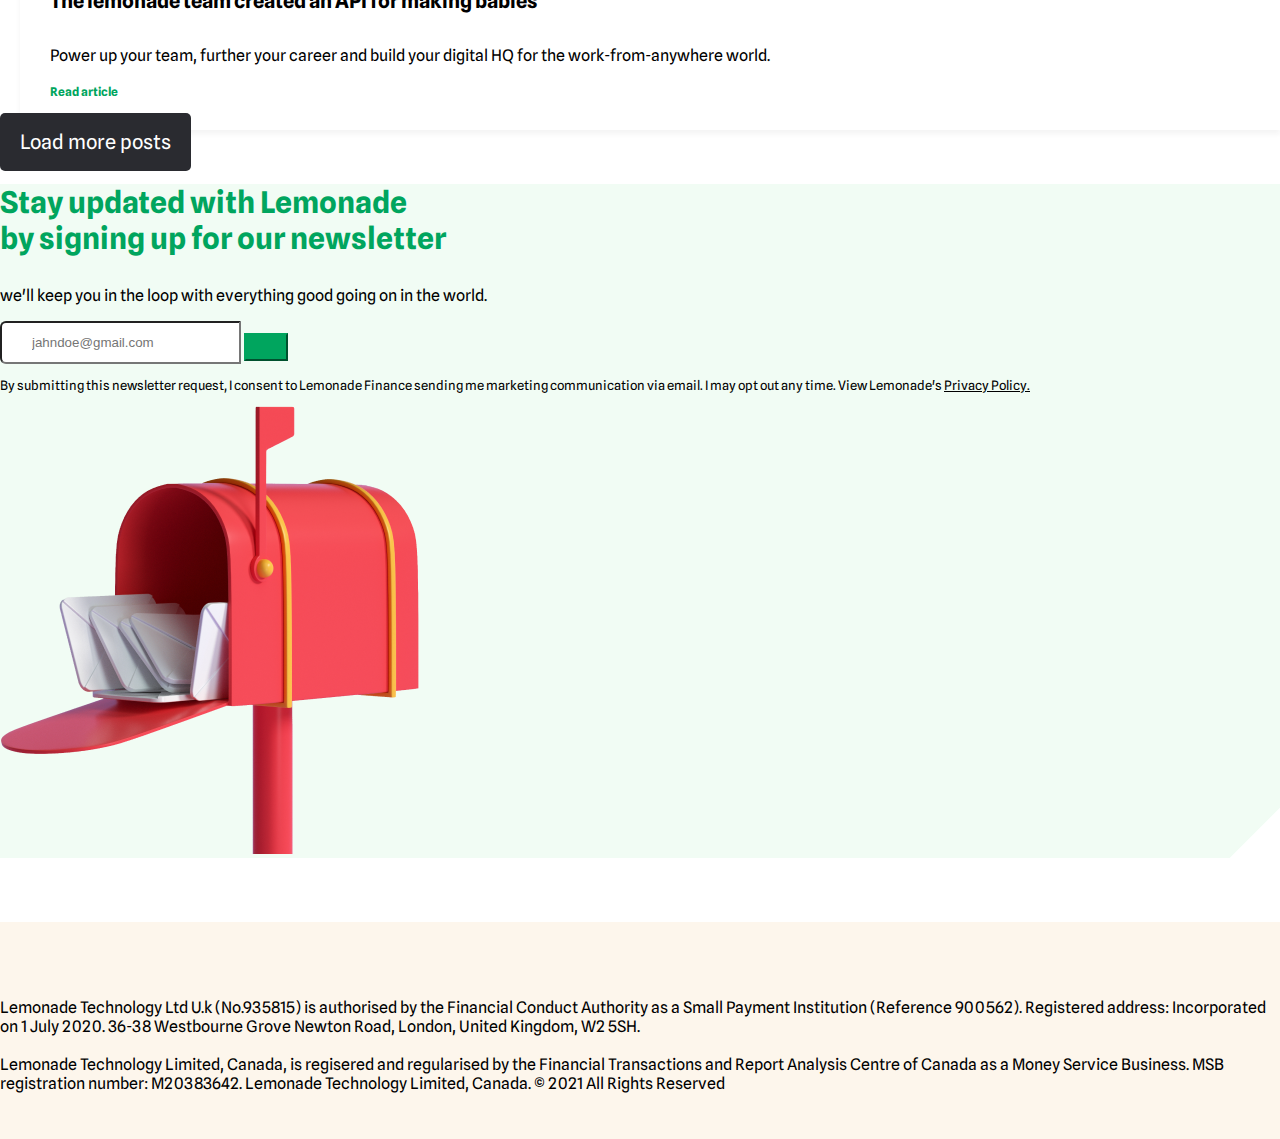
<file: popular-culture.html>
<!DOCTYPE html>
<html lang="en">
<head>
    <meta charset="UTF-8">
    <meta http-equiv="X-UA-Compatible" content="IE=edge">
    <meta name="viewport" content="width=device-width, initial-scale=1.0">
    
    <!--Bootstrap CSS CDN-->
    <link href="https://cdn.jsdelivr.net/npm/bootstrap@5.0.2/dist/css/bootstrap.min.css" rel="stylesheet" integrity="sha384-EVSTQN3/azprG1Anm3QDgpJLIm9Nao0Yz1ztcQTwFspd3yD65VohhpuuCOmLASjC" crossorigin="anonymous">
    <!--Bootstrap Icon CDN-->
    <link rel="stylesheet" href="https://cdn.jsdelivr.net/npm/bootstrap-icons@1.3.0/font/bootstrap-icons.css">
    <!--Fontawsome CSS CDN-->
    <link rel="stylesheet" href="https://pro.fontawesome.com/releases/v5.10.0/css/all.css" integrity="sha384-AYmEC3Yw5cVb3ZcuHtOA93w35dYTsvhLPVnYs9eStHfGJvOvKxVfELGroGkvsg+p" crossorigin="anonymous"/>
    <link rel="image/png" href="images/logo.PNG">
    <!--Google font CDN    // Spline Sans-->
    <link rel="preconnect" href="https://fonts.googleapis.com">
    <link rel="preconnect" href="https://fonts.gstatic.com" crossorigin>
    <link href="https://fonts.googleapis.com/css2?family=Lato:ital@1&family=Spline+Sans:wght@300;400;500;600;700&display=swap" rel="stylesheet">
    <!--Custom CSS-->
    <link rel="stylesheet" href="style.css">
    <title>Popular Culture</title>
</head>
<body>
<!--top bar-->
<section id="top-bar" class="">
    <div class="container">
        <div class="flex">
            <div class="flex">
                <a href="index.html">
                    <img src="./images/Logo.png" class="logo" alt="logo">
                </a>
               
            </div>
            <a href="" class="download-app-link">Download the app</a>
        </div>
        <br>
        <br>
        <div class="row page-heading">
            <div class="col-12 text-center">
                <h1 class="heading text-green">
                   Popular Culture.
                </h1>
                <p>
                    We're constantly making Lemonade better every single week. This is where we
                    <br>
                    announce new features and product enhacements!
                </p>
            </div>
        </div>
    </div>
</section>

<div id="overlay-background" style="display: none;">
    <div class="overlay">
        <button class="close-btn" onclick="closeSearch()" title="Cancel">
            <i class="far fa-times-circle"></i>
        </button>
        <form action="">
            <input type="text" name="keywords" placeholder="Search post" title="Enter keywords to search">
        </form>
    </div>
</div>

<!--navbar-->
<div class="container d-none d-md-block">
    <nav class="navigation">
           <ul  class="flex">
               <li>
                   <a href="index.html">All</a>
                 </li>
               <li>
                   <a href="peoples-story.html">People Stories</a> 
                </li>
               <li>
                   <a href="passion-projects.html" >Passion Projects</a> 
                   <span class="light-underline d-md-none">
                       <span></span>
                   </span>
                </li>
               <li class="d-none d-md-block">
                   <a href="popular-culture.html" class="active">Popular culture</a>
                 </li>
               <li class="d-none d-md-block">
                   <a href="people-of-lemonade.html">People of Lemonade</a>
                 </li>
               <li class="d-none d-lg-block">
                   <a href="product-updates.html">Product Updates</a>
                 </li>
               <li class="d-none d-lg-block">
                   <button onclick="openSearch()">
                    <i class="fa fa-search" aria-hidden="true"></i>
                    <span>Search</span>
                   </button>
               </li>
           </ul>
    </nav>
</div>


    <div class="container">
        <div class="row mt-5 popular-culture">
            <div class="col-md-6 col-lg-7 chamfer-rt">
                <img src="images/popular culture 1.png" class="img-fluid">
            </div>
            <div class="col-md-6 col-lg-5 ">
                <div class="card">
                    <div class="card-body">
                        <span class="dark-cat">
                            Category
                        </span>
                        <h5 class="md-card-heading">The lemonade team created an  API for making babies</h5>
                        <p>
                            Power up your team, further your career and build your digital HQ for the work-from-anywhere world.
                        </p>
                    </div>
                </div>
            </div>
        </div>
    </div>
    


<!--post-->
<section id="post">
    <div class="container">
        <div class="row mt-5">
            <div class="col-md-4">
                <div class="card">
                    <img src="images/popular-culture1.png" class="img-fluid d-none d-md-block">
                    <img src="images/popular-culture1.png" class="img-fluid d-md-none d-block">
                    <div class="card-body">
                        <span class="cat">
                            Category
                        </span>
                        <h5 class="card-heading">The lemonade team created an  API for making babies</h5>
                        <p>
                            Power up your team, further your career and build your digital HQ for the work-from-anywhere world.
                        </p>
                        <span class="d-block read-more">
                            <a href="" class="text-green">Read article</a>
                        </span>
                    </div>
                   
                </div>
            </div>
            <div class="col-md-4">
                <div class="card mx-2">
                    <img src="images/popular-culture2.png" class="img-fluid d-none d-md-block">
                    <img src="images/popular-culture2.png" class="img-fluid d-md-none d-block">
                    <div class="card-body">
                        <span class="cat">
                            Category
                        </span>
                        <h5 class="card-heading">The lemonade team created an  API for making babies</h5>
                        <p>
                            Power up your team, further your career and build your digital HQ for the work-from-anywhere world.
                        </p>
                        <span class="d-block read-more">
                            <a href="" class="text-green">Read article</a>
                        </span>
                    </div>
                   
                </div>
            </div>
            <div class="col-md-4 d-none d-md-block">
                <div class="card card-right">
                    <img src="images/popular-culture3.png" class="img-fluid d-none d-md-block">
                    <img src="images/bird.png" class="img-fluid d-none">
                    <div class="card-body ">
                        <span class="dark-cat">
                            Category
                        </span>
                        <h5 class="card-heading">The lemonade team created an  API for making babies</h5>
                        <p>
                            Power up your team, further your career and build your digital HQ for the work-from-anywhere world.
                        </p>
                        <span class="d-block read-more">
                            <a href="" class="text-green">Read article</a>
                        </span>
                    </div>
                   
                </div>
            </div>
        </div>

        <div class="row mt-5">
            <div class="col-md-4 d-none d-md-block">
                <div class="card">
                    <img src="images/popular-culture4.png" class="img-fluid d-none d-md-block">
                    <img src="images/bird.png" class="img-fluid d-md-none d-block">
                    <div class="card-body">
                        <span class="cat">
                            Category
                        </span>
                        <h5 class="card-heading">The lemonade team created an  API for making babies</h5>
                        <p>
                            Power up your team, further your career and build your digital HQ for the work-from-anywhere world.
                        </p>
                        <span class="d-block read-more">
                            <a href="" class="text-green">Read article</a>
                        </span>
                    </div>
                   
                </div>
            </div>
            <div class="col-md-4 d-none d-md-block">
                <div class="card mx-2">
                    <img src="images/popular-culture5.png" class="img-fluid d-none d-md-block">
                    <img src="images/animal.png" class="img-fluid d-none">
                    <div class="card-body">
                        <span class="cat">
                            Category
                        </span>
                        <h5 class="card-heading">The lemonade team created an  API for making babies</h5>
                        <p>
                            Power up your team, further your career and build your digital HQ for the work-from-anywhere world.
                        </p>
                        <span class="d-block read-more">
                            <a href="" class="text-green">Read article</a>
                        </span>
                    </div>
                   
                </div>
            </div>
            <div class="col-md-4 d-none d-md-block">
                <div class="card card-right">
                    <img src="images/popular-culture6.png" class="img-fluid d-none d-md-block">
                    <img src="images/bird.png" class="img-fluid d-none">
                    <div class="card-body ">
                        <span class="cat">
                            Category
                        </span>
                        <h5 class="card-heading">The lemonade team created an  API for making babies</h5>
                        <p>
                            Power up your team, further your career and build your digital HQ for the work-from-anywhere world.
                        </p>
                        <span class="d-block read-more">
                            <a href="" class="text-green">Read article</a>
                        </span>
                    </div>
                   
                </div>
            </div>
        </div>
        <div class="row">
            <div class="col-12 py-5 my-3 load-post text-center">
                <a href="">
                    Load more posts 
                </a>
            </div>
        </div>
</section>


<!--newsletter -->
<section id="newsletter">
    <div class="container">
        <div class="row chamfer mb-5">
            <div class="col-sm-1"></div>
            <div class="col-sm-10">
                <div class="row pt-5">
                    <div class="col-lg-6">
                        <h3 class="text-green newsletter-heading">
                            Stay updated with Lemonade 
                            <br> 
                            by signing up for our newsletter
                        </h3>
                        <p>
                            we'll keep you in the loop with everything good going on in the world.
                        </p>
                        <form>
                            <div class="input-group mb-3">
                                <input type="text" class="form-control" placeholder="jahndoe@gmail.com" aria-label="Recipient's email" aria-describedby="button-addon2">
                                <button class="btn bg-green text-light" type="button" id="button-addon2">
                                    <i class="fa fa-long-arrow-right" aria-hidden="true"></i>
                                </button>
                              </div>
                        </form>
                        <p class="consent-msg">
                            By submitting this newsletter request, I consent to Lemonade Finance sending me marketing communication via email. 
                            I may opt out any time. View Lemonade's <a href="" class="privacy-link">Privacy Policy.</a>
                        </p>
                    </div>
                    <div class="col-lg-6  d-none d-lg-block">
                        <span class="d-block mx-5">
                            <img src="images/newsletter 1.png" class="img-fluid " alt="newsletter">
                        </span>
                        
                    </div>
                </div>
            </div>
            <div class="col-sm-1"></div>
        </div>
    </div>
</section>

<!--Footer-->
<footer>
    <div class="container">
        <div class="row">
            <div class="col-12">
                <p>
                    Lemonade Technology Ltd U.k (No.935815) is authorised by the Financial Conduct Authority as a Small Payment Institution (Reference 900562).
                     Registered address: Incorporated on 1 July 2020. 36-38 Westbourne Grove Newton Road, London, United Kingdom, W2 5SH.
                     <br>
                     <br>
                     Lemonade Technology Limited, Canada, is regisered and regularised by the Financial Transactions and Report Analysis Centre of Canada
                     as a Money Service Business. MSB registration number: M20383642. Lemonade Technology Limited, Canada. &copy; 2021 All Rights Reserved
                </p>
            </div>
        </div>

    </div>
</footer>







<script>
    function openSearch(){
    let search = document.getElementById("overlay-background");
        search.style.display = "block";
}
function closeSearch(){
    let search = document.getElementById("overlay-background");
    search.style.display = "none";
}
</script>



    <!--Bootstrap JS CDN-->
    <script src="https://cdn.jsdelivr.net/npm/bootstrap@5.0.2/dist/js/bootstrap.bundle.min.js" integrity="sha384-MrcW6ZMFYlzcLA8Nl+NtUVF0sA7MsXsP1UyJoMp4YLEuNSfAP+JcXn/tWtIaxVXM" crossorigin="anonymous"></script>
</body>
</html>
</file>
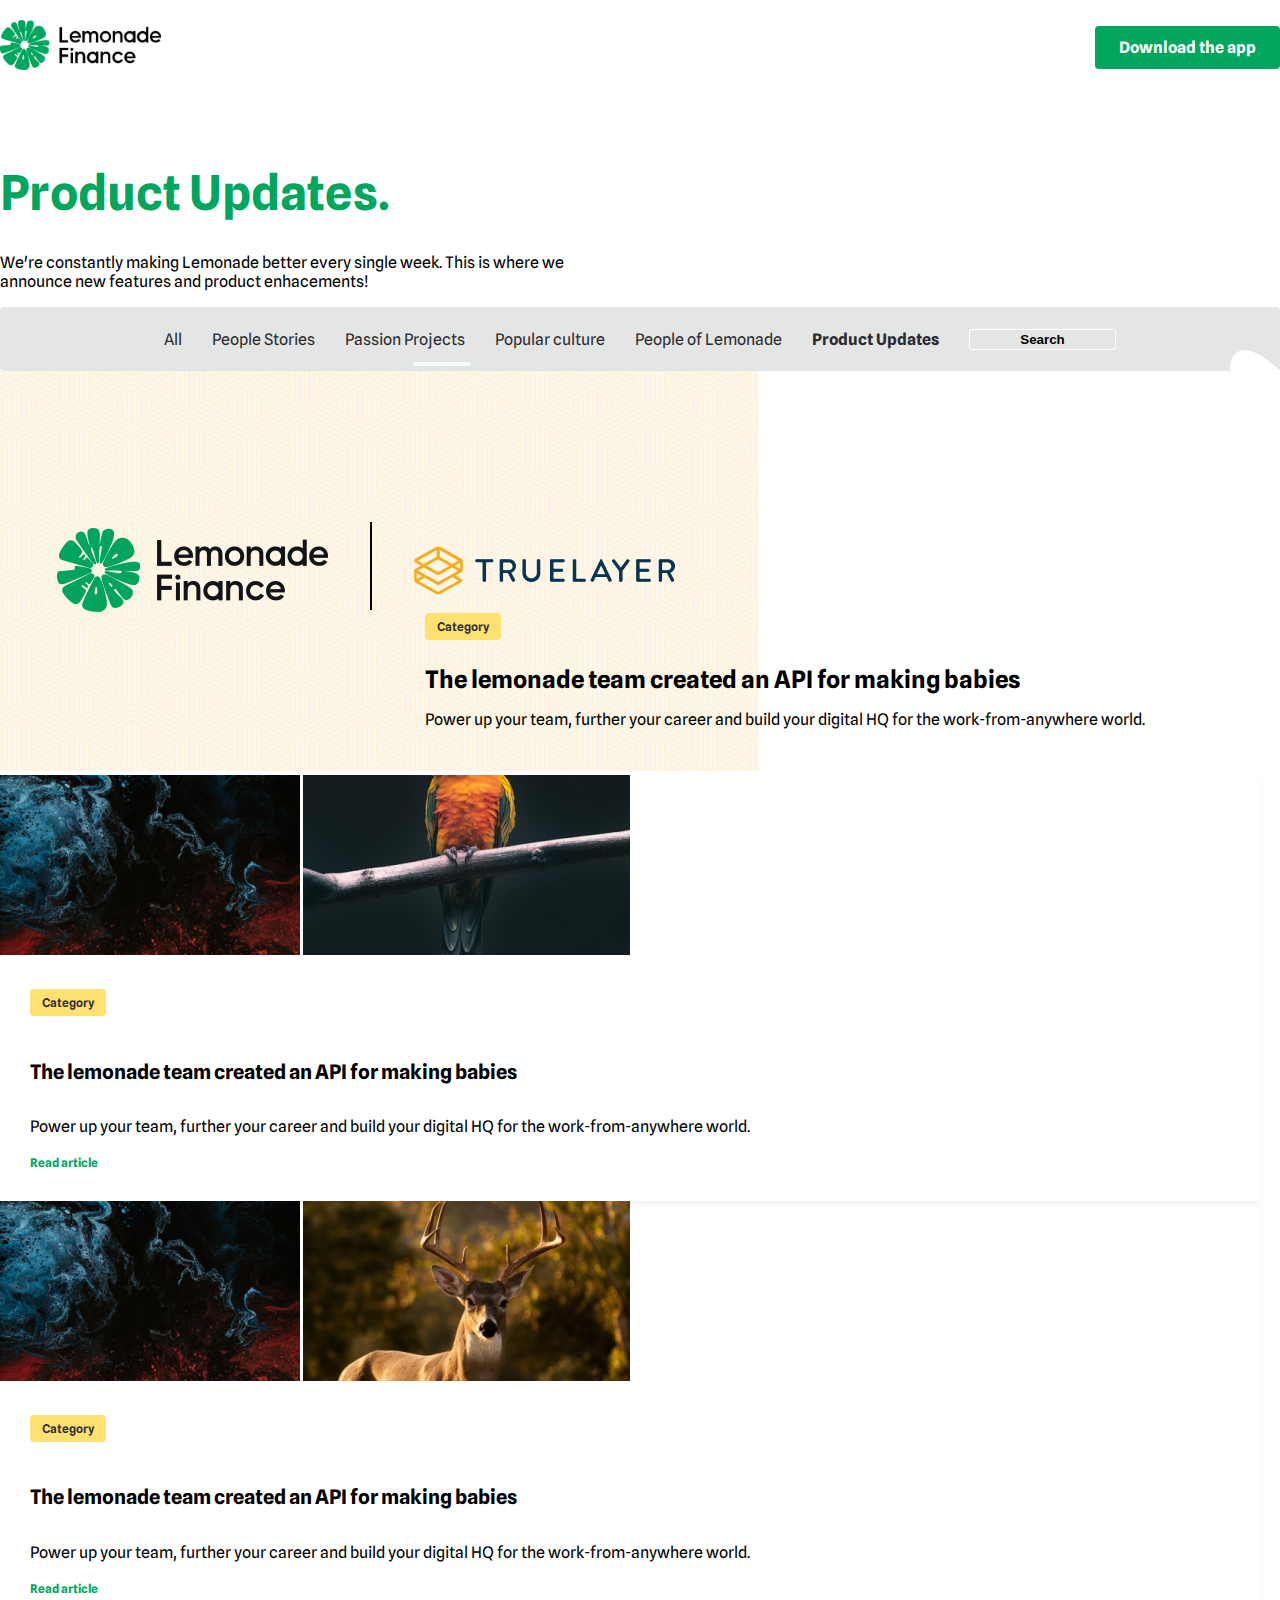
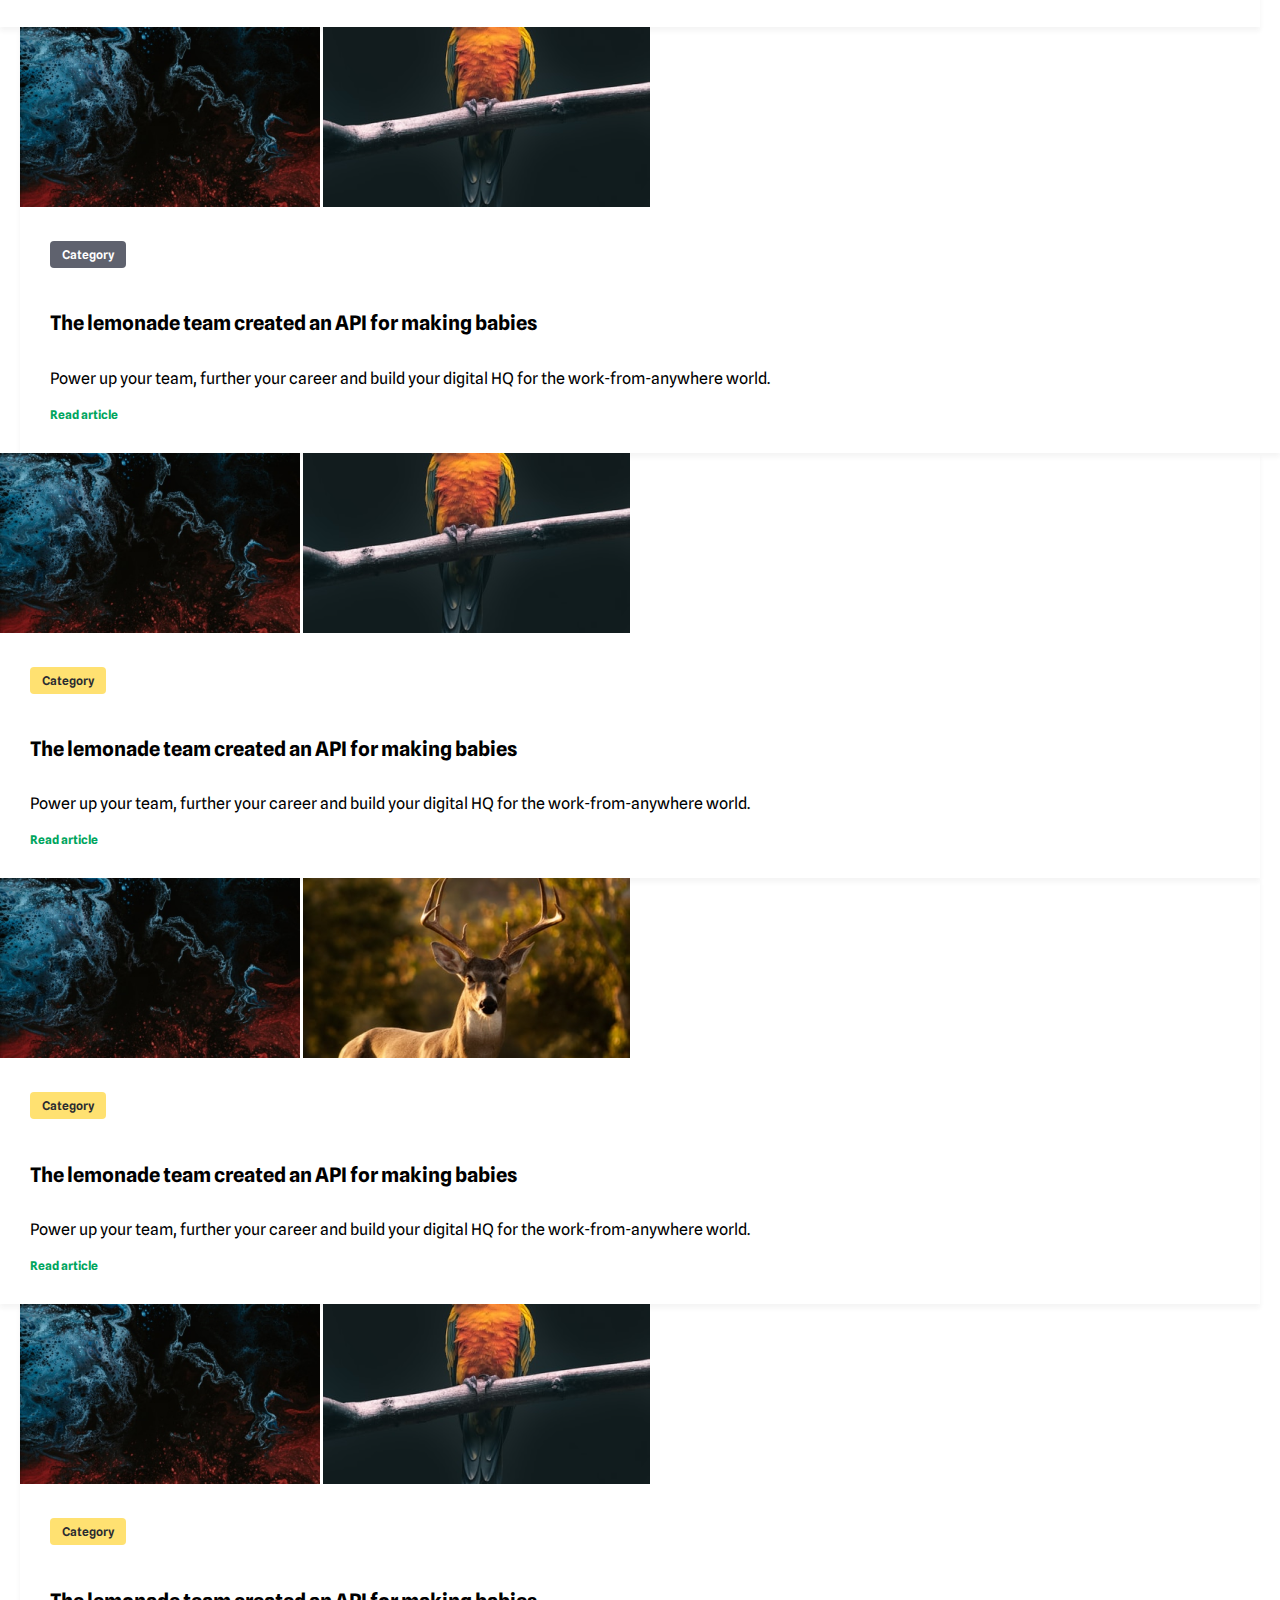
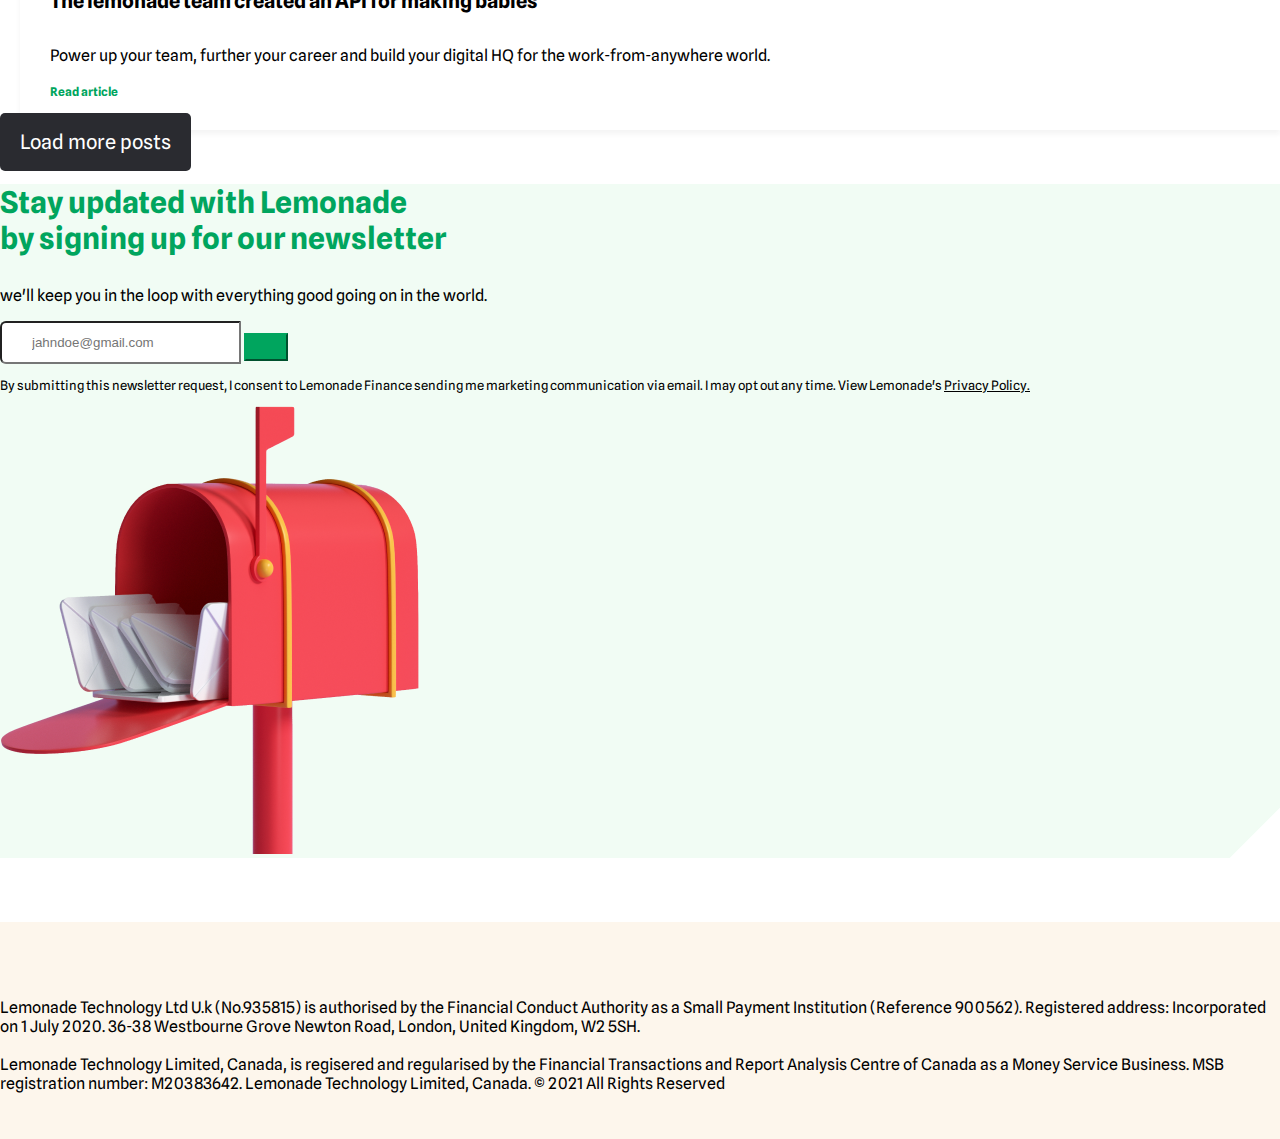
<file: product-updates.html>
<!DOCTYPE html>
<html lang="en">
<head>
    <meta charset="UTF-8">
    <meta http-equiv="X-UA-Compatible" content="IE=edge">
    <meta name="viewport" content="width=device-width, initial-scale=1.0">
    
    <!--Bootstrap CSS CDN-->
    <link href="https://cdn.jsdelivr.net/npm/bootstrap@5.0.2/dist/css/bootstrap.min.css" rel="stylesheet" integrity="sha384-EVSTQN3/azprG1Anm3QDgpJLIm9Nao0Yz1ztcQTwFspd3yD65VohhpuuCOmLASjC" crossorigin="anonymous">
    <!--Bootstrap Icon CDN-->
    <link rel="stylesheet" href="https://cdn.jsdelivr.net/npm/bootstrap-icons@1.3.0/font/bootstrap-icons.css">
    <!--Fontawsome CSS CDN-->
    <link rel="stylesheet" href="https://pro.fontawesome.com/releases/v5.10.0/css/all.css" integrity="sha384-AYmEC3Yw5cVb3ZcuHtOA93w35dYTsvhLPVnYs9eStHfGJvOvKxVfELGroGkvsg+p" crossorigin="anonymous"/>
    <link rel="image/png" href="images/logo.PNG">
    <!--Google font CDN    // Spline Sans-->
    <link rel="preconnect" href="https://fonts.googleapis.com">
    <link rel="preconnect" href="https://fonts.gstatic.com" crossorigin>
    <link href="https://fonts.googleapis.com/css2?family=Lato:ital@1&family=Spline+Sans:wght@300;400;500;600;700&display=swap" rel="stylesheet">
    <!--Custom CSS-->
    <link rel="stylesheet" href="style.css">
    <title>Product Updates</title>
</head>
<body>
<!--top bar-->
<section id="top-bar" class="">
    <div class="container">
        <div class="flex">
            <div class="flex">
                <a href="index.html">
                    <img src="./images/Logo.png" class="logo" alt="logo">
                </a>
               
            </div>
            <a href="" class="download-app-link">Download the app</a>
        </div>
        <br>
        <br>
        <div class="row page-heading">
            <div class="col-12 text-center">
                <h1 class="heading text-green">
                  Product Updates.
                </h1>
                <p>
                    We're constantly making Lemonade better every single week. This is where we
                    <br>
                    announce new features and product enhacements!
                </p>
            </div>
        </div>
    </div>
</section>

<div id="overlay-background" style="display: none;">
    <div class="overlay">
        <button class="close-btn" onclick="closeSearch()" title="Cancel">
            <i class="far fa-times-circle"></i>
        </button>
        <form action="">
            <input type="text" name="keywords" placeholder="Search post" title="Enter keywords to search">
        </form>
    </div>
</div>

<!--navbar-->
<div class="container d-none d-md-block">
    <nav class="navigation">
           <ul  class="flex">
               <li>
                   <a href="index.html">All</a>
                 </li>
               <li>
                   <a href="peoples-story.html">People Stories</a> 
                </li>
               <li>
                   <a href="passion-projects.html" >Passion Projects</a> 
                   <span class="light-underline d-md-none">
                       <span></span>
                   </span>
                </li>
               <li class="d-none d-md-block">
                   <a href="popular-culture.html" >Popular culture</a>
                 </li>
               <li class="d-none d-md-block">
                   <a href="people-of-lemonade.html" >People of Lemonade</a>
                 </li>
               <li class="d-none d-lg-block">
                   <a href="product-updates.html" class="active">Product Updates</a>
                 </li>
               <li class="d-none d-lg-block">
                   <button onclick="openSearch()">
                    <i class="fa fa-search" aria-hidden="true"></i>
                    <span>Search</span>
                   </button>
               </li>
           </ul>
    </nav>
</div>


    <div class="container">
        <div class="row mt-5 product-updates">
            <div class="col-md-6 col-lg-7 chamfer-rt">
                <img src="images/Product Update 1.png" class="img-fluid">
            </div>
            <div class="col-md-6 col-lg-5">
                <div class="card">
                    <div class="card-body">
                        <span class="cat">
                            Category
                        </span>
                        <h5 class="md-card-heading">The lemonade team created an  API for making babies</h5>
                        <p>
                            Power up your team, further your career and build your digital HQ for the work-from-anywhere world.
                        </p>
                    </div>
                </div>
            </div>
        </div>
    </div>
    


<!--post-->
<section id="post">
    <div class="container">
        <div class="row  sm-mt-none">
            <div class="col-md-4">
                <div class="card">
                    <img src="images/product-update.png" class="img-fluid d-none d-md-block">
                    <img src="images/bird.png" class="img-fluid d-md-none d-block">
                    <div class="card-body">
                        <span class="cat">
                            Category
                        </span>
                        <h5 class="card-heading">The lemonade team created an  API for making babies</h5>
                        <p>
                            Power up your team, further your career and build your digital HQ for the work-from-anywhere world.
                        </p>
                        <span class="d-block read-more">
                            <a href="" class="text-green">Read article</a>
                        </span>
                    </div>
                   
                </div>
            </div>
            <div class="col-md-4">
                <div class="card mx-2">
                    <img src="images/product-update.png" class="img-fluid d-none d-md-block">
                    <img src="images/animal.png" class="img-fluid d-md-none d-block">
                    <div class="card-body">
                        <span class="cat">
                            Category
                        </span>
                        <h5 class="card-heading">The lemonade team created an  API for making babies</h5>
                        <p>
                            Power up your team, further your career and build your digital HQ for the work-from-anywhere world.
                        </p>
                        <span class="d-block read-more">
                            <a href="" class="text-green">Read article</a>
                        </span>
                    </div>
                   
                </div>
            </div>
            <div class="col-md-4 d-none d-md-block">
                <div class="card card-right">
                    <img src="images/product-update.png" class="img-fluid d-none d-md-block">
                    <img src="images/bird.png" class="img-fluid d-none">
                    <div class="card-body ">
                        <span class="dark-cat">
                            Category
                        </span>
                        <h5 class="card-heading">The lemonade team created an  API for making babies</h5>
                        <p>
                            Power up your team, further your career and build your digital HQ for the work-from-anywhere world.
                        </p>
                        <span class="d-block read-more">
                            <a href="" class="text-green">Read article</a>
                        </span>
                    </div>
                   
                </div>
            </div>
        </div>

        <div class="row sm-mt-none">
            <div class="col-md-4 d-none d-md-block">
                <div class="card">
                    <img src="images/product-update.png" class="img-fluid d-none d-md-block">
                    <img src="images/bird.png" class="img-fluid d-none">
                    <div class="card-body">
                        <span class="cat">
                            Category
                        </span>
                        <h5 class="card-heading">The lemonade team created an  API for making babies</h5>
                        <p>
                            Power up your team, further your career and build your digital HQ for the work-from-anywhere world.
                        </p>
                        <span class="d-block read-more">
                            <a href="" class="text-green">Read article</a>
                        </span>
                    </div>
                   
                </div>
            </div>
            <div class="col-md-4 d-none d-md-block">
                <div class="card mx-2">
                    <img src="images/product-update.png" class="img-fluid d-none d-md-block">
                    <img src="images/animal.png" class="img-fluid d-none">
                    <div class="card-body">
                        <span class="cat">
                            Category
                        </span>
                        <h5 class="card-heading">The lemonade team created an  API for making babies</h5>
                        <p>
                            Power up your team, further your career and build your digital HQ for the work-from-anywhere world.
                        </p>
                        <span class="d-block read-more">
                            <a href="" class="text-green">Read article</a>
                        </span>
                    </div>
                   
                </div>
            </div>
            <div class="col-md-4 d-none d-md-block">
                <div class="card card-right">
                    <img src="images/product-update.png" class="img-fluid d-none d-md-block">
                    <img src="images/bird.png" class="img-fluid d-none">
                    <div class="card-body ">
                        <span class="cat">
                            Category
                        </span>
                        <h5 class="card-heading">The lemonade team created an  API for making babies</h5>
                        <p>
                            Power up your team, further your career and build your digital HQ for the work-from-anywhere world.
                        </p>
                        <span class="d-block read-more">
                            <a href="" class="text-green">Read article</a>
                        </span>
                    </div>
                   
                </div>
            </div>
        </div>
        <div class="row">
            <div class="col-12 py-5 my-3 load-post text-center">
                <a href="">
                    Load more posts 
                </a>
            </div>
    </div>
</section>


<!--newsletter -->
<section id="newsletter">
    <div class="container">
        <div class="row chamfer mb-5">
            <div class="col-sm-1"></div>
            <div class="col-sm-10">
                <div class="row pt-5">
                    <div class="col-lg-6">
                        <h3 class="text-green newsletter-heading">
                            Stay updated with Lemonade 
                            <br> 
                            by signing up for our newsletter
                        </h3>
                        <p>
                            we'll keep you in the loop with everything good going on in the world.
                        </p>
                        <form>
                            <div class="input-group mb-3">
                                <input type="text" class="form-control" placeholder="jahndoe@gmail.com" aria-label="Recipient's email" aria-describedby="button-addon2">
                                <button class="btn bg-green text-light" type="button" id="button-addon2">
                                    <i class="fa fa-long-arrow-right" aria-hidden="true"></i>
                                </button>
                              </div>
                        </form>
                        <p class="consent-msg">
                            By submitting this newsletter request, I consent to Lemonade Finance sending me marketing communication via email. 
                            I may opt out any time. View Lemonade's <a href="" class="privacy-link">Privacy Policy.</a>
                        </p>
                    </div>
                    <div class="col-lg-6  d-none d-lg-block">
                        <span class="d-block mx-5">
                            <img src="images/newsletter 1.png" class="img-fluid " alt="newsletter">
                        </span>
                        
                    </div>
                </div>
            </div>
            <div class="col-sm-1"></div>
        </div>
    </div>
</section>

<!--Footer-->
<footer>
    <div class="container">
        <div class="row">
            <div class="col-12">
                <p>
                    Lemonade Technology Ltd U.k (No.935815) is authorised by the Financial Conduct Authority as a Small Payment Institution (Reference 900562).
                     Registered address: Incorporated on 1 July 2020. 36-38 Westbourne Grove Newton Road, London, United Kingdom, W2 5SH.
                     <br>
                     <br>
                     Lemonade Technology Limited, Canada, is regisered and regularised by the Financial Transactions and Report Analysis Centre of Canada
                     as a Money Service Business. MSB registration number: M20383642. Lemonade Technology Limited, Canada. &copy; 2021 All Rights Reserved
                </p>
            </div>
        </div>

    </div>
</footer>







<script>
    function openSearch(){
    let search = document.getElementById("overlay-background");
        search.style.display = "block";
}
function closeSearch(){
    let search = document.getElementById("overlay-background");
    search.style.display = "none";
}
</script>



    <!--Bootstrap JS CDN-->
    <script src="https://cdn.jsdelivr.net/npm/bootstrap@5.0.2/dist/js/bootstrap.bundle.min.js" integrity="sha384-MrcW6ZMFYlzcLA8Nl+NtUVF0sA7MsXsP1UyJoMp4YLEuNSfAP+JcXn/tWtIaxVXM" crossorigin="anonymous"></script>
</body>
</html>
</file>
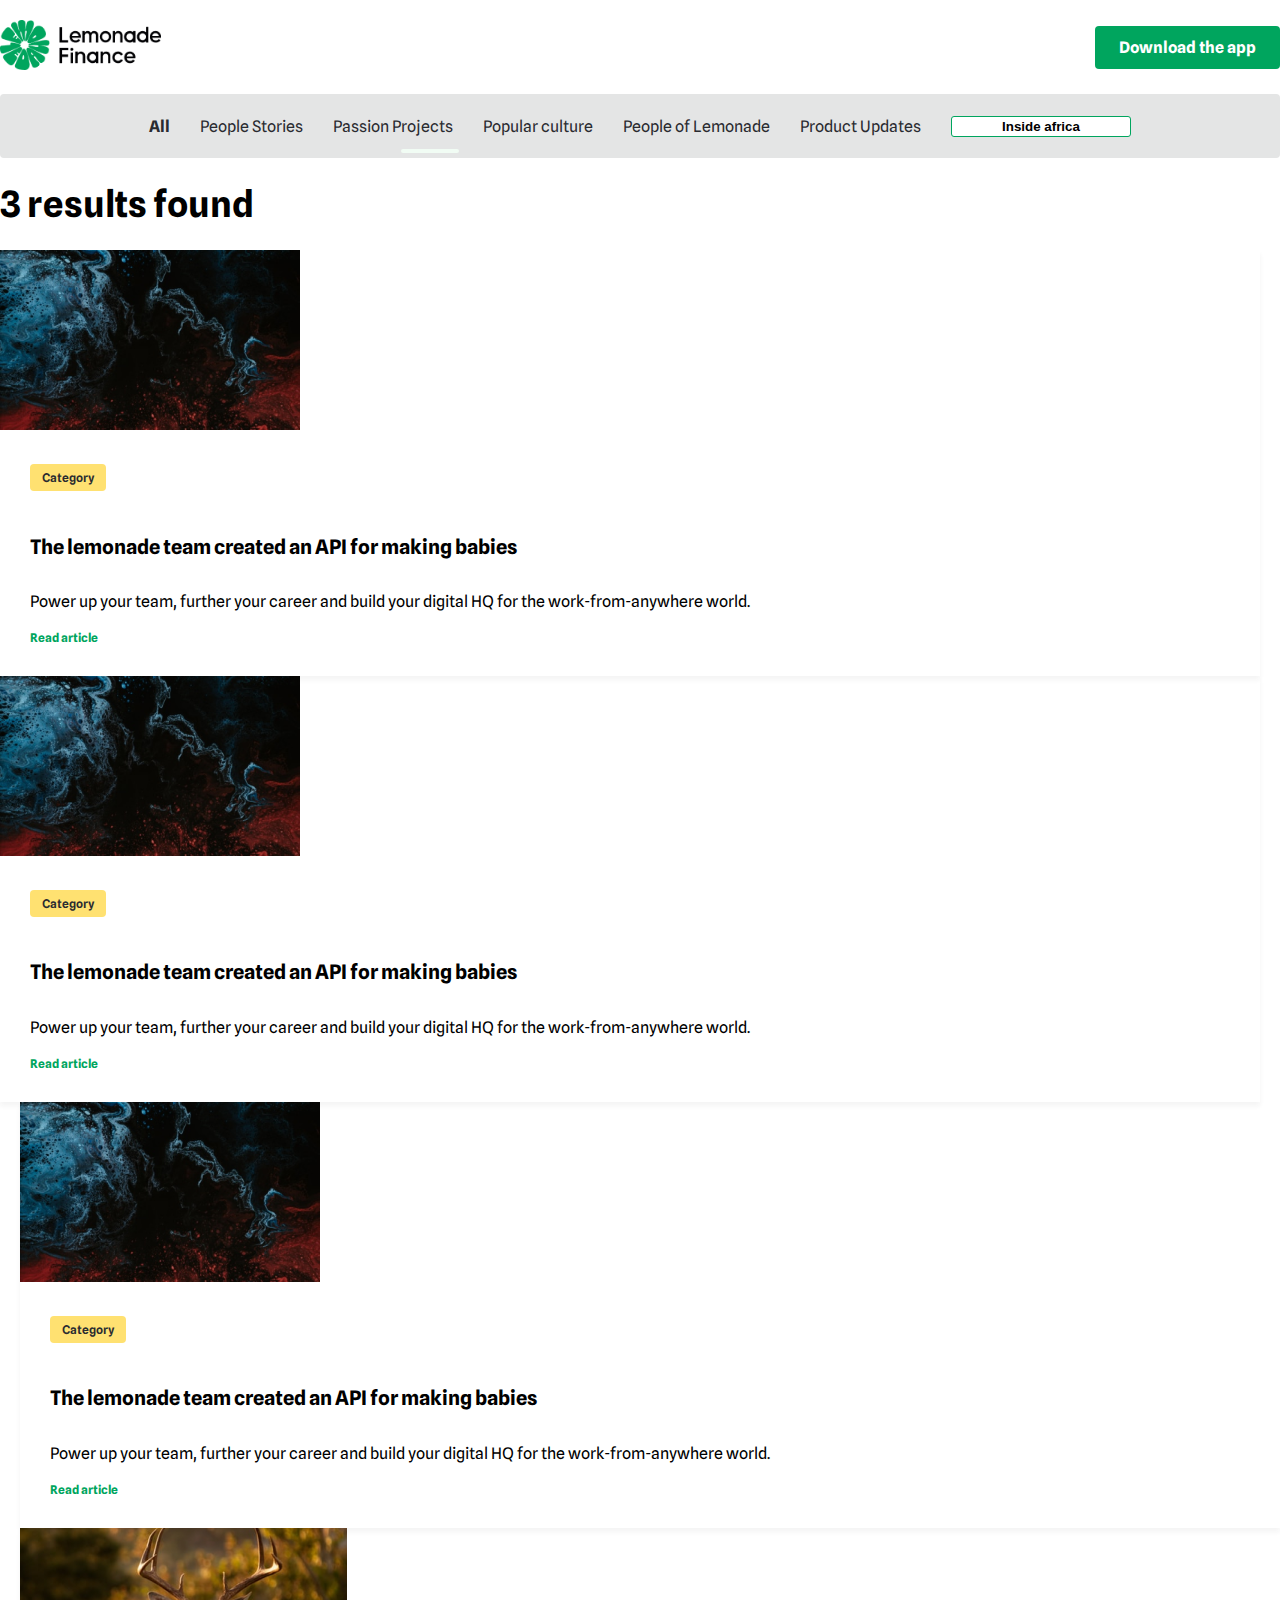
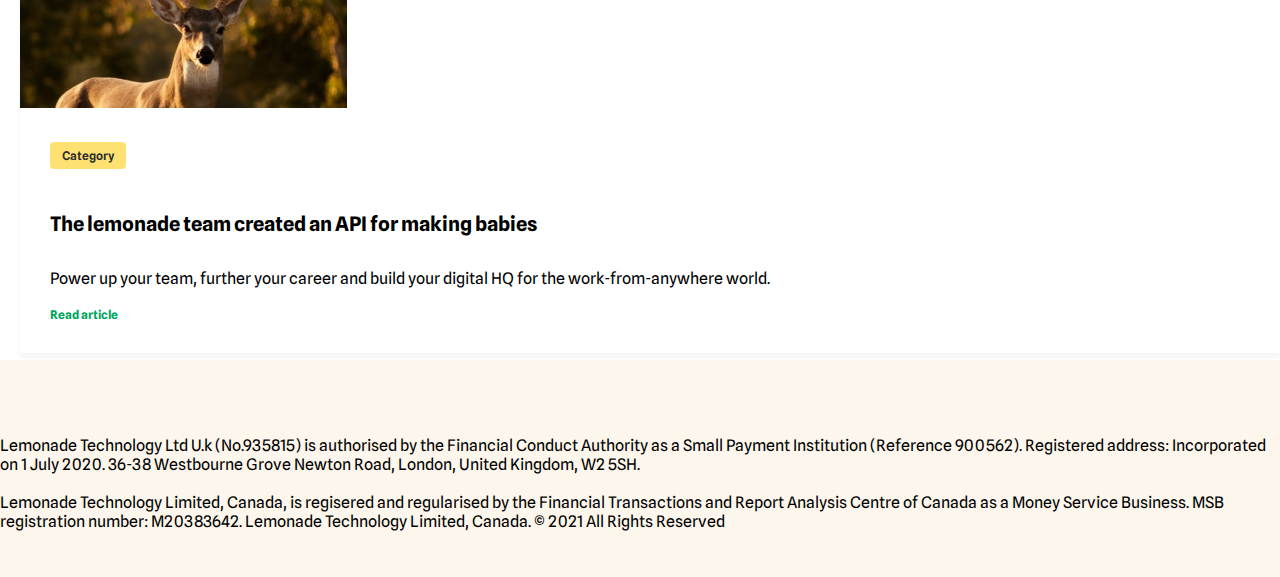
<file: search-found.html>
<!DOCTYPE html>
<html lang="en">
<head>
    <meta charset="UTF-8">
    <meta http-equiv="X-UA-Compatible" content="IE=edge">
    <meta name="viewport" content="width=device-width, initial-scale=1.0">
    
    <!--Bootstrap CSS CDN-->
    <link href="https://cdn.jsdelivr.net/npm/bootstrap@5.0.2/dist/css/bootstrap.min.css" rel="stylesheet" integrity="sha384-EVSTQN3/azprG1Anm3QDgpJLIm9Nao0Yz1ztcQTwFspd3yD65VohhpuuCOmLASjC" crossorigin="anonymous">
    <!--Bootstrap Icon CDN-->
    <link rel="stylesheet" href="https://cdn.jsdelivr.net/npm/bootstrap-icons@1.3.0/font/bootstrap-icons.css">
    <!--Fontawsome CSS CDN-->
    <link rel="stylesheet" href="https://pro.fontawesome.com/releases/v5.10.0/css/all.css" integrity="sha384-AYmEC3Yw5cVb3ZcuHtOA93w35dYTsvhLPVnYs9eStHfGJvOvKxVfELGroGkvsg+p" crossorigin="anonymous"/>
    <link rel="image/png" href="images/logo.PNG">
    <!--Google font CDN    // Spline Sans-->
    <link rel="preconnect" href="https://fonts.googleapis.com">
    <link rel="preconnect" href="https://fonts.gstatic.com" crossorigin>
    <link href="https://fonts.googleapis.com/css2?family=Lato:ital@1&family=Spline+Sans:wght@300;400;500;600;700&display=swap" rel="stylesheet">
    <!--Custom CSS-->
    <link rel="stylesheet" href="style.css">
    <title>Search not found</title>
</head>
<body>
<!--top bar-->
<section id="top-bar" class="">
    <div class="container">
        <div class="flex">
            <div class="flex">
                <a href="index.html">
                    <img src="./images/Logo.png" class="logo" alt="logo">
                </a>
               
            </div>
            <a href="" class="download-app-link">Download the app</a>
        </div>
    </div>
</section>

<!--navbar-->
<div class="container">
    <nav class="navigation">
           <ul  class="flex">
               <li>
                   <a href="index.html" class="active">All</a> 
                </li>
               <li>
                   <a href="peoples-story.html">People Stories</a> 
                </li>
               <li>
                   <a href="passion-projects.html">Passion Projects</a> 
                   <span class="light-underline d-md-none">
                       <span></span>
                   </span>
                </li>
               <li class="d-none d-md-block">
                   <a href="popular-culture.html">Popular culture</a>
                 </li>
               <li class="d-none d-md-block">
                   <a href="people-of-lemonade.html">People of Lemonade</a>
                 </li>
               <li class="d-none d-lg-block">
                   <a href="product-updates.html">Product Updates</a>
                 </li>
               <li class="d-none d-lg-block">
                   <button class="search-result-btn">
                    <i class="fa fa-search" aria-hidden="true"></i>
                    <span>Inside africa</span>
                   </button>
               </li>
           </ul>
    </nav>
</div>


<section id="related stories">
    <div class="container">
        <div class="row mt-5 pt-4">
            <div class="col-12">
                <h1 style="font-weight: 700; font-size: 36px;">
                    3 results found
                </h1>
            </div>
        </div>
        <div class="row mb-5 pb-3 mt-3">
            <div class="col-md-4 d-none d-md-block">
                <div class="card">
                    <img src="images/product-update.png" class="img-fluid ">
                    <div class="card-body">
                        <span class="cat">
                            Category
                        </span>
                        <h5 class="card-heading">The lemonade team created an  API for making babies</h5>
                        <p>
                            Power up your team, further your career and build your digital HQ for the work-from-anywhere world.
                        </p>
                        <span class="d-block read-more">
                            <a href="" class="text-green">Read article</a>
                        </span>
                    </div>
                   
                </div>
            </div>
            <div class="col-md-4 d-none d-md-block">
                <div class="card mx-2">
                    <img src="images/product-update.png" class="img-fluid ">
                    <div class="card-body">
                        <span class="cat">
                            Category
                        </span>
                        <h5 class="card-heading">The lemonade team created an  API for making babies</h5>
                        <p>
                            Power up your team, further your career and build your digital HQ for the work-from-anywhere world.
                        </p>
                        <span class="d-block read-more">
                            <a href="" class="text-green">Read article</a>
                        </span>
                    </div>
                   
                </div>
            </div>
            <div class="col-md-4 d-none d-md-block">
                <div class="card card-right">
                    <img src="images/product-update.png" class="img-fluid ">
                    <div class="card-body ">
                        <span class="cat">
                            Category
                        </span>
                        <h5 class="card-heading">The lemonade team created an  API for making babies</h5>
                        <p>
                            Power up your team, further your career and build your digital HQ for the work-from-anywhere world.
                        </p>
                        <span class="d-block read-more">
                            <a href="" class="text-green">Read article</a>
                        </span>
                    </div>
                   
                </div>
            </div>
            <div class="col-md-4 d-md-none d-block">
                <div class="card card-right last-card">
                    <img src="images/animal.png" class="img-fluid">
                    <div class="card-body ">
                        <span class="cat">
                            Category
                        </span>
                        <h5 class="card-heading">The lemonade team created an  API for making babies</h5>
                        <p>
                            Power up your team, further your career and build your digital HQ for the work-from-anywhere world.
                        </p>
                        <span class="d-block read-more">
                            <a href="" class="text-green">Read article</a>
                        </span>
                    </div>
                   
                </div>
            </div>

        </div>
    </div>
</section>




<!--Footer-->
<div class="footer">
    <div class="container">
        <div class="row">
            <div class="col-12">
                <p>
                    Lemonade Technology Ltd U.k (No.935815) is authorised by the Financial Conduct Authority as a Small Payment Institution (Reference 900562).
                     Registered address: Incorporated on 1 July 2020. 36-38 Westbourne Grove Newton Road, London, United Kingdom, W2 5SH.
                     <br>
                     <br>
                     Lemonade Technology Limited, Canada, is regisered and regularised by the Financial Transactions and Report Analysis Centre of Canada
                     as a Money Service Business. MSB registration number: M20383642. Lemonade Technology Limited, Canada. &copy; 2021 All Rights Reserved
                </p>
            </div>
        </div>

    </div>
</div>











    <!--Bootstrap JS CDN-->
    <script src="https://cdn.jsdelivr.net/npm/bootstrap@5.0.2/dist/js/bootstrap.bundle.min.js" integrity="sha384-MrcW6ZMFYlzcLA8Nl+NtUVF0sA7MsXsP1UyJoMp4YLEuNSfAP+JcXn/tWtIaxVXM" crossorigin="anonymous"></script>
</body>
</html>
</file>
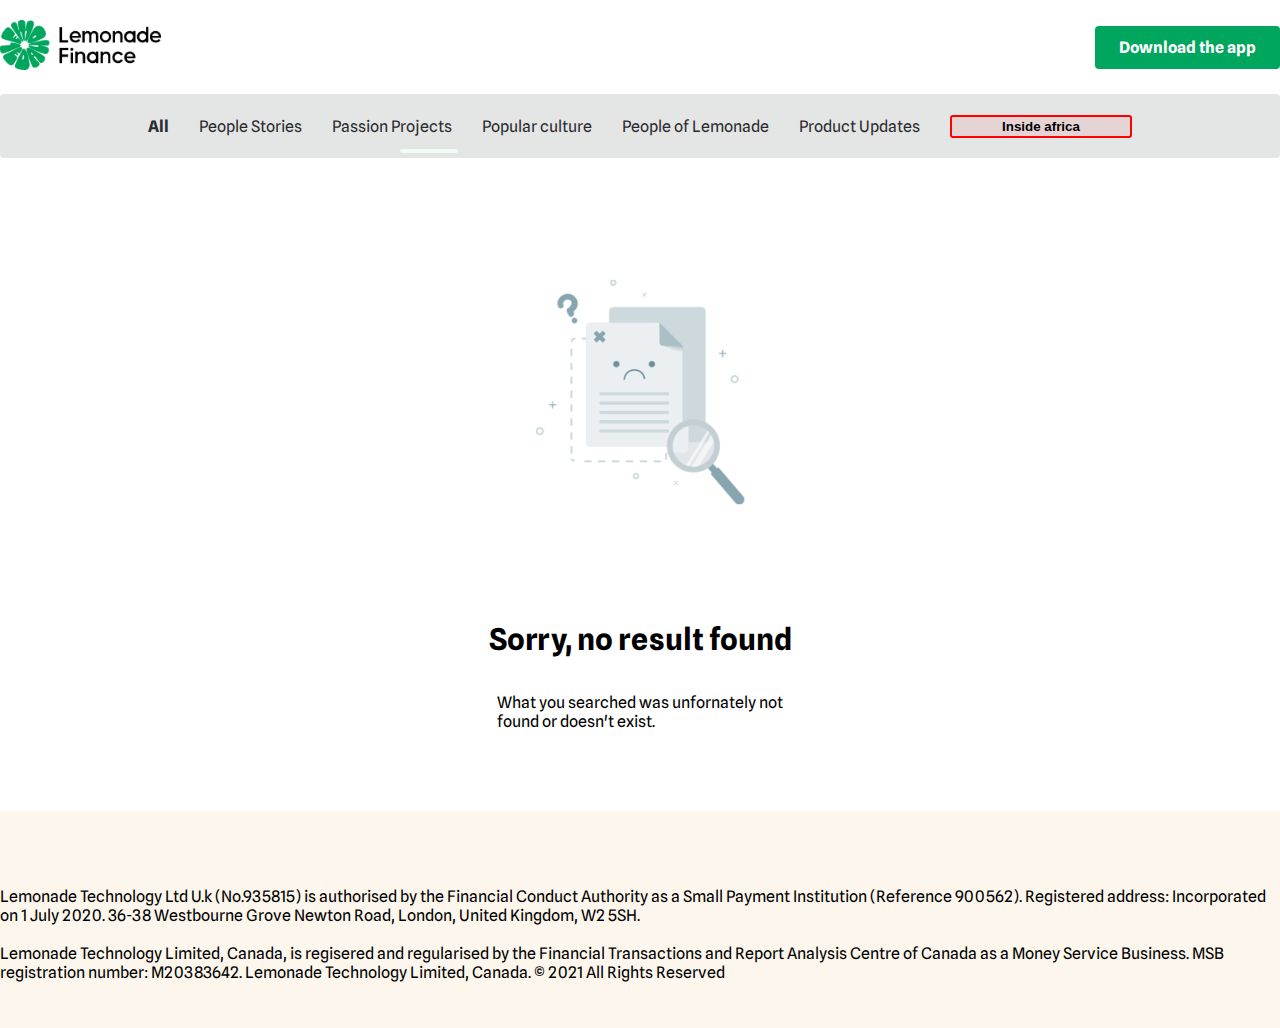
<file: search-not-found.html>
<!DOCTYPE html>
<html lang="en">
<head>
    <meta charset="UTF-8">
    <meta http-equiv="X-UA-Compatible" content="IE=edge">
    <meta name="viewport" content="width=device-width, initial-scale=1.0">
    
    <!--Bootstrap CSS CDN-->
    <link href="https://cdn.jsdelivr.net/npm/bootstrap@5.0.2/dist/css/bootstrap.min.css" rel="stylesheet" integrity="sha384-EVSTQN3/azprG1Anm3QDgpJLIm9Nao0Yz1ztcQTwFspd3yD65VohhpuuCOmLASjC" crossorigin="anonymous">
    <!--Bootstrap Icon CDN-->
    <link rel="stylesheet" href="https://cdn.jsdelivr.net/npm/bootstrap-icons@1.3.0/font/bootstrap-icons.css">
    <!--Fontawsome CSS CDN-->
    <link rel="stylesheet" href="https://pro.fontawesome.com/releases/v5.10.0/css/all.css" integrity="sha384-AYmEC3Yw5cVb3ZcuHtOA93w35dYTsvhLPVnYs9eStHfGJvOvKxVfELGroGkvsg+p" crossorigin="anonymous"/>
    <link rel="image/png" href="images/logo.PNG">
    <!--Google font CDN    // Spline Sans-->
    <link rel="preconnect" href="https://fonts.googleapis.com">
    <link rel="preconnect" href="https://fonts.gstatic.com" crossorigin>
    <link href="https://fonts.googleapis.com/css2?family=Lato:ital@1&family=Spline+Sans:wght@300;400;500;600;700&display=swap" rel="stylesheet">
    <!--Custom CSS-->
    <link rel="stylesheet" href="style.css">
    <title>Search not found</title>
</head>
<body>
<!--top bar-->
<section id="top-bar" class="">
    <div class="container">
        <div class="flex">
            <div class="flex">
                <a href="index.html">
                    <img src="./images/Logo.png" class="logo" alt="logo">
                </a>
               
            </div>
            <a href="" class="download-app-link">Download the app</a>
        </div>
    </div>
</section>

<!--navbar-->
<div class="container">
    <nav class="navigation">
           <ul  class="flex">
               <li>
                   <a href="index.html" class="active">All</a> 
                </li>
               <li>
                   <a href="peoples-story.html">People Stories</a> 
                </li>
               <li>
                   <a href="passion-projects.html">Passion Projects</a> 
                   <span class="light-underline d-md-none">
                       <span></span>
                   </span>
                </li>
               <li class="d-none d-md-block">
                   <a href="popular-culture.html">Popular culture</a>
                 </li>
               <li class="d-none d-md-block">
                   <a href="people-of-lemonade.html">People of Lemonade</a>
                 </li>
               <li class="d-none d-lg-block">
                   <a href="product-updates.html">Product Updates</a>
                 </li>
               <li class="d-none d-lg-block">
                   <button class="search-btn">
                    <i class="fa fa-search" aria-hidden="true"></i>
                    <span>Inside africa</span>
                   </button>
               </li>
           </ul>
    </nav>
</div>


<div class="container">
    <div class="search-page">
        <div class="search-img">
            <img src="images/search image 1.png" alt="">
        </div>
        <h1 class="search-msg">
            Sorry, no result found
        </h1>
        <p class="text-center">
            What you searched was unfornately not
            <br>
            found or doesn't exist.
        </p>
    </div>
</div>




<!--Footer-->
<div class="footer">
    <div class="container">
        <div class="row">
            <div class="col-12">
                <p>
                    Lemonade Technology Ltd U.k (No.935815) is authorised by the Financial Conduct Authority as a Small Payment Institution (Reference 900562).
                     Registered address: Incorporated on 1 July 2020. 36-38 Westbourne Grove Newton Road, London, United Kingdom, W2 5SH.
                     <br>
                     <br>
                     Lemonade Technology Limited, Canada, is regisered and regularised by the Financial Transactions and Report Analysis Centre of Canada
                     as a Money Service Business. MSB registration number: M20383642. Lemonade Technology Limited, Canada. &copy; 2021 All Rights Reserved
                </p>
            </div>
        </div>

    </div>
</div>











    <!--Bootstrap JS CDN-->
    <script src="https://cdn.jsdelivr.net/npm/bootstrap@5.0.2/dist/js/bootstrap.bundle.min.js" integrity="sha384-MrcW6ZMFYlzcLA8Nl+NtUVF0sA7MsXsP1UyJoMp4YLEuNSfAP+JcXn/tWtIaxVXM" crossorigin="anonymous"></script>
</body>
</html>
</file>
<file: style.css>
body{
    box-sizing: border-box;
    margin: 0;
    padding: 0;
    overflow-x: hidden;
    font-family: 'Spline Sans', sans-serif;
    font-weight: 400;
}

a{
    text-decoration: none;
}
ul{
    list-style: none;
    margin: 0!important;
}


/* top bar */
#top-bar .flex{
    display: flex;
    flex-direction: row;
    align-items: center;
    justify-content: space-between;
    padding: 10px 0;
    background-color: #FFFFFF;
}
.logo{
    height: 50px;
}
.download-app-link{
    background-color: #00A55E;
    padding: 12px 24px;
    font-size: 16px;
    font-weight: 700;
    color: white;
    border-radius: 4px;
    transition: .5s ease;
}
.download-app-link:hover{
    outline: 1px solid #00A55E;
    color: #00A55E;
    background-color: #ffff;
}

/* navigation */
.navigation{
background-color: #E4E5E5;
border-radius: 4px;

}
.navigation ul .active{
    font-weight: 700;
}
.navigation ul{
    padding: 10px;
    height: 44px;
    overflow: hidden;
}

.navigation ul li{
    padding: 0px 15px;
}

.navigation a{
    color: #2A2B30;

}
.navigation button{
    background-color: transparent;
    font-weight: bold;
    outline: none;
    border: 1px solid #ffff;
    border-radius: 3px;
    padding: 2px 50px;
}


/* banner */
#banner .row{
    background: #FDF6EC;
    padding: 100px 0px 20px 30px;
    height: 450px;
}

#banner .col-md-4 h1{
    font-weight: 700;
    font-size: 50px;
    line-height: 56px;
    font-style: normal;
}
#banner .appdown{
    margin-top: 40px;
}

#banner .col-md-8{
    position: relative;
}
.man-and-family{
    position: absolute;
    width: 87%;
    height: auto;
    top: -25px;
    left: -62px;
    z-index: 1;
}

.lemonade-stand{
    position: absolute;
    width: 29%;
    height: auto;
    right: 15px;
    z-index: 2;
    top: 0px;
}


/* newsletter */
#newsletter{
    position: relative;
}
#newsletter .row{
    background: #F1FCF4;
   align-items: center;
   justify-content: center;
}

.newsletter-heading{
    font-weight: 700;
    font-size: 30px;
}
#newsletter input[type="text"]{
    padding: 12px 30px;
    border-radius: 6px 0 0 6px;
    outline: none;
}

#newsletter button{
    padding: 12px 20px;
}
#newsletter input[type="text"]:focus,
#newsletter button{
    box-shadow: none;
    border-color: #0000;
    border-color: #00A55E;
}

#newsletter img{
    height: 80%;
    width: auto;
}
.consent-msg{
    font-size: 13px;
}

.privacy-link{
    color: black;
    text-decoration: underline;
}
.privacy-link:hover{
    color: black;
}


/* latest Updates */
#latest-update{
    margin: 50px 0 0 0;
}

.load-post  a{
    background: #2A2B30;
    color: #ffff;
    padding: 17px 20px;
    border-radius: 5px;
    font-size: 20px;
    transition: .5s ease-in-out;
}
.load-post a:hover{
 
    color: #fff;
    background-color: rgb(104, 104, 104);

}



/* footer */
footer,.footer{
    background: #FDF6EC;
    padding: 60px 0 30px 0;
    margin-top: 4rem!important;
}
.footer{
    background: #FDF6EC;
    padding: 60px 0 30px 0;
    margin-top: 0.4rem!important;
}





/* Peoples Stories Page */
.passion-project,
.people-stories,
.popular-culture,
.people-of-lemonade,
.product-updates{
    position: relative;
}
.people-of-lemonade .col-lg-5{
    position: absolute;
    right: 50px;
    bottom: 0;
}
.product-updates .col-lg-5{
    position: absolute;
    right: 85px;
    bottom: 0;
}
.popular-culture .col-lg-5{
    position: absolute;
    right: 100px;
    bottom: 0;
}
.people-stories .col-lg-5,
.passion-project .col-lg-5
{
    position: absolute;
    right: 80px;
    bottom: 0;
}
.people-stories .card,
.popular-culture .card,
.passion-project .card,
.people-of-lemonade .card,
.product-updates .card{
    box-shadow: none;
}

.popular-culture{
    position:relative;
}

.article-road-map{
    margin-bottom: 50px;
}
.article-road-map a,
.article-road-map span{
    color: #2A2B30;
    font-size: 20px;
}


.article-road-map .fa{
    color: #000000;
    font-size: 12px;
}

.article-road-map span{
    color: #2A2B3080;
    border-bottom: 2px solid;
    font-weight: 700;

}
.article-showcase{
    position:relative;
    height: 170px;
}
.art-card{
    position:absolute;
    bottom: 0;
}
.article-showcase .card{
    box-shadow: none;
    border-radius: 0;
}

.article .md-card-heading{
    font-size: 3.125rem;
}

.date{
    color: #03030580;
    font-weight: 700;
    display: block;
    margin: 5px 0;
    font-size: 15px;
}

.p1{
    font-size: 18px;
}


.card-social{
    background: #F1FCF4;
    padding: 40px 0 40px 40px;
    border-radius: 4px;

}

.card-social h5{
    color: #000000;
    font-weight: 700;

}

.social-icons .fab{
    font-size: 25px;
    margin-right: 5px;
    color: black;
}

.ycombinator{
    padding-right: 20px;
}

.share-article{
    padding-left: 60px;
}

.error-page{
    background-color: #F1FCF4;
    height: 651px;
    display: flex;
    flex-direction: column;
    align-items: center;
    justify-content: center;
    margin-bottom: 3rem;

}

.err-num{
    font-weight: 1000;
    font-size: 20rem;
    font-family: Arial, Helvetica, sans-serif;
    color: #FFE17180;
    padding: 0 5px;

}

.err-msg{
    font-weight: 700;
    color: #03030599;
    font-size: 48px;
}
.redirect{
    color: #00A55E;
    font-weight: 700;
    border-bottom: 1.5px solid;
    font-size: 22px;
    margin: 15px;
    transition: 0.5s ease-in-out;
}

.redirect:hover{
   padding-bottom: 3px;
   color: #00A55E;
}

.search-btn{
    background-color: #FF44411A!important;
    border: 2px solid red!important;
}

.search-page{
    display: flex;
    flex-direction: column;
    align-items: center;
    justify-content: center;
    margin-bottom: 4rem;
}

.search-img{
    padding-top: 100px;
    padding-bottom: 80px;
}

.search-msg{
    font-weight: 700;
    font-size: 30px;
}

.search-result-btn{
    background-color: #ffff!important;
    border: 1px solid #00A55E!important;
}










/* The overlay effect with black background 
.overlay-background{
    width: 100%;
    height: 100%;
    background-color: rgba(0, 0, 0, 0.5);
    display: block;
    position: fixed;
    z-index: 9;
    top: 0;
}



/* The overlay effect with black background 
.overlay {
    height: 250px;
    width: 100%;
    display: block;
    position: fixed;
    z-index: 10;
    top: 150px;
    left: 0;
    background-color: #F1FCF4;
  }
  
  /* The content 
  .overlay-content {
    position: relative;
    top: 46%;
    width: 80%;
    text-align: center;
    margin-top: 30px;
    margin: auto;
  }
  
  /* Close button 
  .overlay .closebtn {
    position: absolute;
    top: 20px;
    right: 45px;
    font-size: 60px;
    cursor: pointer;
    color: white;
    
  }
  
  .overlay .closebtn:hover {
    color: #ccc;
  }
  
  /* Style the search field 
  .overlay input[type=text] {
    padding: 15px;
    font-size: 17px;
    border: none;
    float: left;
    width: 80%;
    background: white;
  }
  
  .overlay input[type=text]:hover {
    background: #f1f1f1;
  }
  
   Style the submit button 
  .overlay button {
    float: left;
    width: 20%;
    padding: 15px;
    background: #ddd;
    font-size: 17px;
    border: none;
    cursor: pointer;
  }
  
  .overlay button:hover {
    background: #bbb;
  }
*/


#overlay-background{
    width: 100%;
    height: 100%;
    display: block;
    z-index: 10;
    background-color: rgba(0,0,0,0.6);
    position: fixed;
    top: 0;
}

.overlay{
    width: 100%;
    top: 150px;
    display: flex;
    align-items: center;
    position: absolute;
    background-color: #F1FCF4;
    height: 250px;
    position: relative;
    z-index: 1000;
}
.close-btn{
    position: absolute;
    right: 40px;
    top: 40px;
    border: 0;
    background-color: transparent;
    outline: 0;
    font-size: 30px;
    z-index: inherit;
    color: #292D32;
    opacity: .6;
}

.overlay input[type="text"]{
    background-color: transparent;
    border: 0;
    outline: 0;
    border-right: 2px solid #8E9492;
    font-size: 30px;
    color: #2A2B3080;
    margin: 78px;
    width: 200px;
    transition-property: width, border-color,border-right-width;
    transition: .5s ease-in-out;
}
.overlay input[type="text"]:focus{
    width: 500px;
    border-color: #00A55E;
    border-right-width: 3px;
}

.overlay ::placeholder{
    font-size: 32px;
    font-weight: 700;
}
















/* utility classes */
.light-underline {
    position: relative;
   
}
.light-underline span {
    width: 58px;
    position: absolute;
    display: flow-root;
    height: 4px;
    right: -6px;
    margin: auto;
    top: 32px;
    background: #F1FCF4;
    border-radius: 4px;
}
.flex{
    display: flex;
    flex-direction: row;
    align-items: center;
    justify-content: center;
}

.row{
    --bs-gutter-x: 0;
}


.text-green{
    color: #00A55E;
}
.bg-green{
    background-color: #00A55E;
}

.card{
    border: none;
    box-shadow: 0px 4px 5px 0px #2A2B300D;
    margin-right: 20px;
}

.card-body{
    padding: 30px;
}

.card-heading{
    font-size: 20px;
}
.md-card-heading{
    font-size: 24px;
    font-weight: 700;
    margin: 15px 0;
}
.article-showcase .md-card-heading{
    font-size: 3rem;
}
.card-right{
    margin-left: 20px;
    margin-right: 0!important;
}
.card img{
    height: 180px;
    width: auto;
}

.card .cat{
    display: inline-block;
    color: #2A2B30;
    background: #FFE171;
    padding: 6px 12px;
    margin-bottom: 10px;
    border-radius: 4px;
    font-size: 12px;
    font-weight: 600;
}
.card .dark-cat{
    display: inline-block;
    padding: 6px 12px;
    margin-bottom: 10px;
    border-radius: 4px;
    font-size: 12px;
    font-weight: 600;
    background-color: #5F626E;
    color: #ffff;

}
.read-more a{
    font-weight: 700;
    font-size: 12px;
}
.read-more a:hover{
    color: #00A55E;
}
.heading{
    font-weight: 700;
    font-size: 48px;
}



.chamfer, .chamfer-rt{
    position: relative;
}
.chamfer::before,
.chamfer::after{
    content: '';
    position: absolute;
    height: 50px;
    width: 50px;
    bottom: -25px;
    right: 0px;
    background-color: #ffff;
    transform: skewY(-45deg);
    -webkit-transform: skewY(-45deg);
    -moz-transform: skewY(-45deg);
    -ms-transform: skewY(-45deg);
}

    .chamfer-rt::before,
    .chamfer-rt::after{
        content: '';
        position: absolute;
        height: 50px;
        width: 50px;
        top: -25px;
        right: 0px;
        background-color: #ffff;
        border-radius: 50px 0 0 0;
        transform: skewY(45deg);
        -webkit-transform: skewY(45deg);
        -moz-transform: skewY(45deg);
        -ms-transform: skewY(45deg);
}




/* Mobile screen*/
@media screen and (max-width: 549px) {
    #banner .col-md-4 h1{
        font-size: 40px;
        line-height: 40px;
    }
}

@media screen and (max-width: 452px) {
    #banner .col-md-4 h1{
        font-size: 35px;
        line-height: 35px;
    }
}

@media screen and (max-width: 470px){
    #top-bar .heading{
        font-size: 30px;
    }
}
@media screen and (max-width: 403px) {
    #banner .col-md-4 h1{
        font-size: 29px;
    }
    #top-bar .download-app-link{
        padding: 6px 12px;
        font-size: 12px;
    }
    .logo{
        height: 40px;
    }
    .appdown .download-app-link{
        font-size: 12px;
        padding: 7px 10px;
    }
    #banner .row{
        height: 400px!important;
        padding: 10px!important;
    }
}


@media screen and (max-width: 385px) {
    #top-bar .download-app-link{
        padding: 6px 12px;
        font-size: 13px;
    }
    .logo{
        height: 38px;
        
    }
    .appdown .download-app-link{
        font-size: 13px;
       
    }
    #banner .appdown{
        margin-top: 30px;
    }
}

@media screen and (max-width: 344px) {
    #banner .col-md-4 h1{
        font-size: 25px;
    }
  
}

@media screen and (max-width: 305px) {
    #banner .col-md-4 h1{
        font-size: 20px;
    }
    .appdown .download-app-link,
    #top-bar .download-app-link{
        font-size: 10px;
        padding: 10px;
    }
    #top-bar .heading{
        font-size: 25px;
    }
}
@media screen and (max-width:395px) {
    .navigation li a{
        font-size: 14px;
        padding: 0;
    }
}
 @media screen and (max-width: 364px) {
    .navigation li a{
        font-size: 12px;
        padding: 0;
    }
 }
 @media screen and (max-width: 334px) {
    .navigation li a{
        font-size: 8px;
        padding: 0;
    }
 }

 @media screen and (max-width: 293px) {
     .man-and-family,
     .lemonade-stand{
         margin-top: 30px;
     }
 }


@media screen and (max-width: 767px) {
    /* navigation */
    .navigation{
        height: 60px;
        padding-top: 9px;
    }
    .navigation ul{
        justify-content: space-around;
        align-items: center;
        margin-top: 7px;
        padding-top: 10px;
        overflow: visible;
    }
    
    /* banner */
    #banner .row{
        background: #FDF6EC;
        height: 420px;
        padding: 30px 10px;
    }
    .man-and-family{
        position: absolute;
        width: 87%;
        height: auto;
        top: -100px;
        left: -34px;
        z-index: 1;
    }
    
    .lemonade-stand{
        position: absolute;
        width: 29%;
        height: auto;
        right: 5px;
        z-index: 2;
        top: -85px;
    }
    .card, .card-right{
        margin: 0 0 40px 0;
    }
    .last-card{
        margin: 0;
    }
    .card img{
        height: 250px;
        width: auto;
    }
    .marketing-story .col-lg-5{
        right: 0!important;
    }
    .sm-mt-none{
        margin-top: 0!important;
    }
    .load-post{
        margin-top: 0!important;
        padding: 10px 0 55px 0!important;
        
    }
    .load-post a{
        margin-top: 0!important;
    }
    .article-showcase .cat{
        display: none;
    }
    
    .article-showcase{
        height: 160px;
    }
    .art-card{
        position: relative;
        top: 0;
    }
    #ycomb{
        margin-top: 5rem;
    }
    .card-social{
        background: #Ffff;
        border-radius: 4px;
        padding: 8px 0;
        display: flex;
        flex-direction: row;
        align-items: center;
        justify-content: space-between;
        border-bottom: 1px solid #2A2B3080;
    }
    .social-icons .fab{
        font-size: 28px;
        margin-right: 7px;
        color: #00A55E;

    }
    
    .ycombinator{
        padding-right: 0;
    }
    
    .share-article{
        padding-left: 0;
    }
    .error-page{
        height: 325.5px;
      
    
    }
    .err-num{
        font-size: 10rem;
    }
    .err-msg{
        font-size: 24px;
    }
    .redirect{
        font-size: 11px;
    }
    
}



@media screen and (max-width: 991px){
    .chamfer::before,
    .chamfer::after{
    top: -25px;
    border-radius: 50px 0 0 0;
    transform: skewY(45deg);
    -webkit-transform: skewY(45deg);
    -moz-transform: skewY(45deg);
    -ms-transform: skewY(45deg);
}
.people-stories .col-lg-5,
.passion-project .col-lg-5,
.popular-culture .col-lg-5,
.people-of-lemonade .col-lg-5,
.product-updates .col-lg-5{
    position: relative;
    right: 0;
}
.article-showcase .md-card-heading{
    font-size: 1.8rem!important;
}

}
</file>
